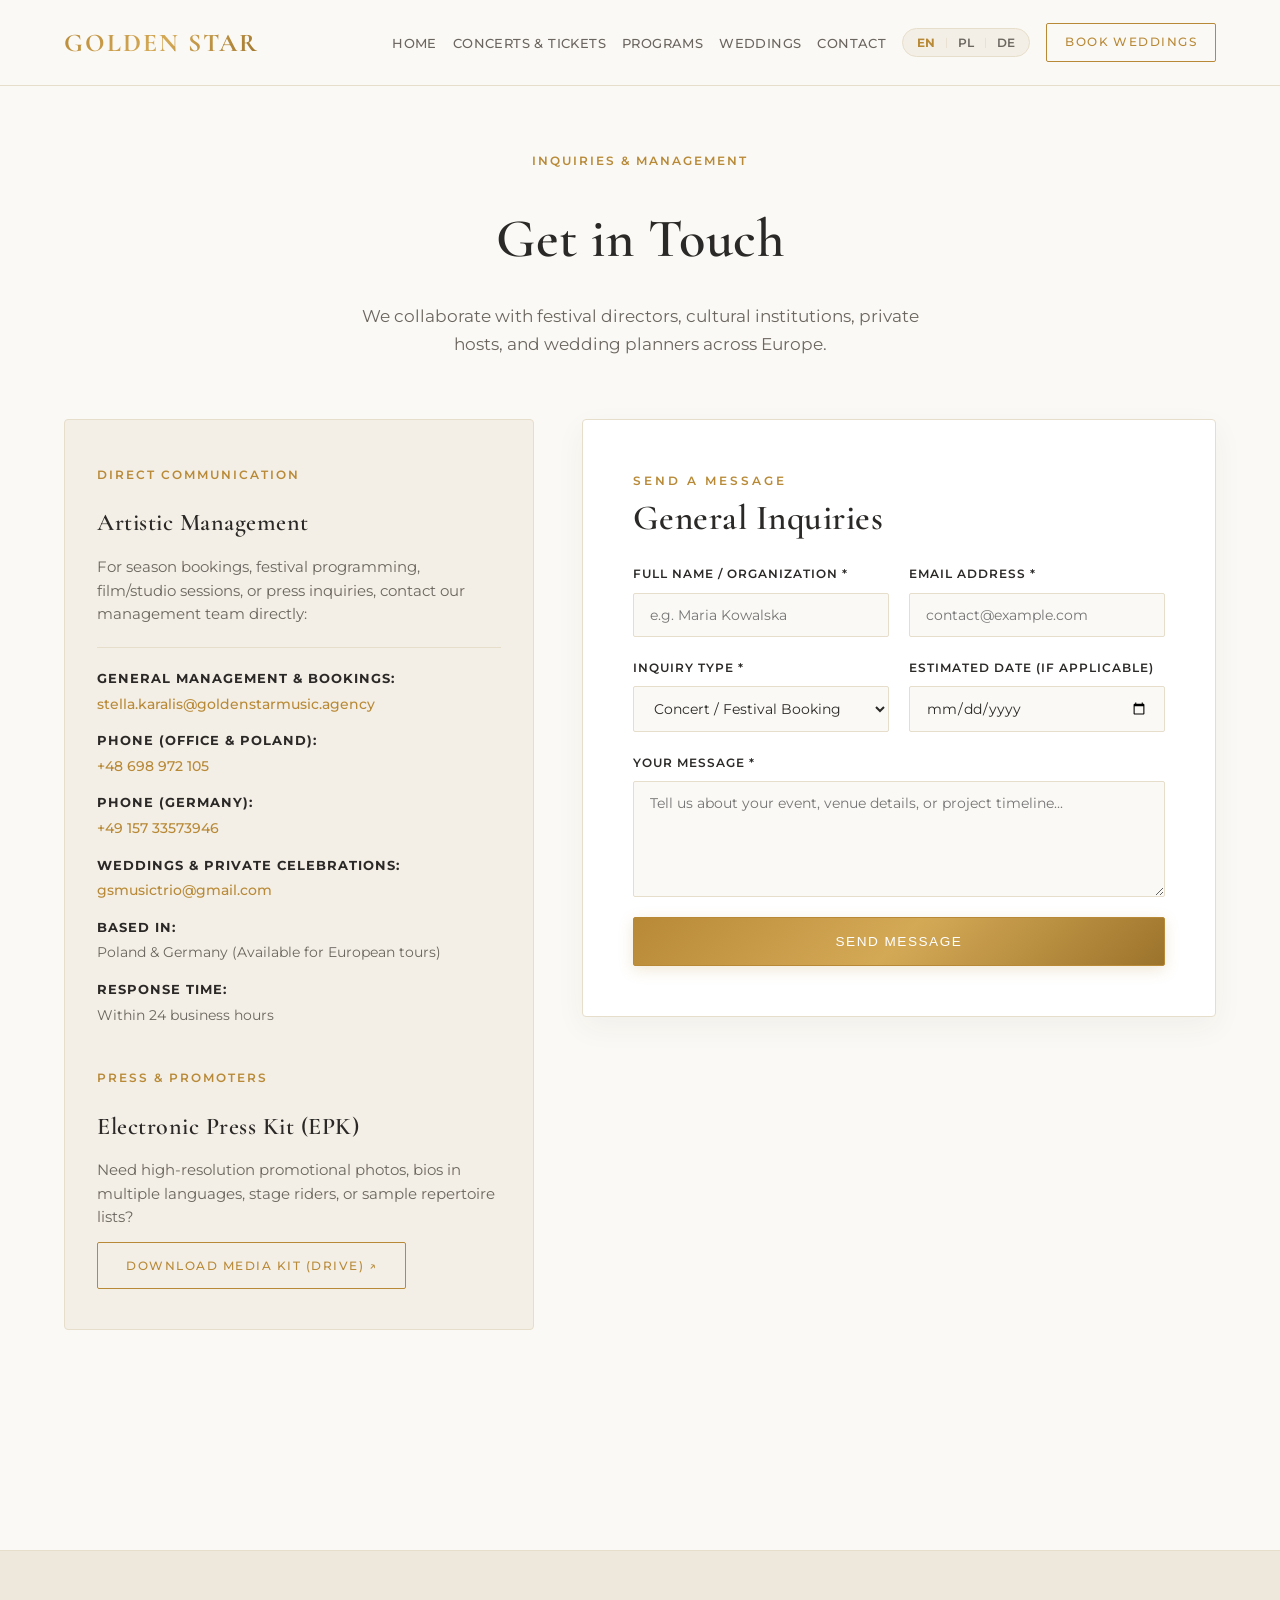
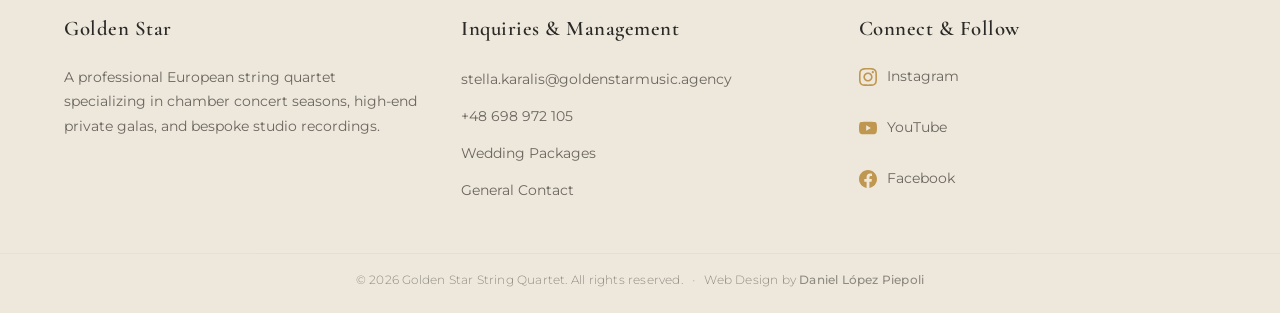
<file: contact.html>
<!DOCTYPE html>
<html lang="en">
<head>
  <meta charset="UTF-8">
  <meta name="viewport" content="width=device-width, initial-scale=1.0">
  <meta name="description" content="Get in touch with Golden Star String Quartet for bookings, concert seasons, studio recordings, and private gala inquiries.">
  <title>Contact & Management | Golden Star Quartet</title>

  <!-- Google Fonts -->
  <link rel="preconnect" href="https://fonts.googleapis.com">
  <link rel="preconnect" href="https://fonts.gstatic.com" crossorigin>
  <link href="https://fonts.googleapis.com/css2?family=Cormorant+Garamond:ital,wght@0,400;0,600;0,700;1,400&family=Montserrat:wght@300;400;500;600&display=swap" rel="stylesheet">

  <link rel="stylesheet" href="styles.css">
  <link rel="icon" type="image/jpeg" href="assets/favicon-goldenstar.jpg">
</head>
<body>

  <!-- HEADER UNIFICADO -->
  <header id="main-header">
    <div class="container header-inner">
      <a href="index.html" class="nav-brand">GOLDEN STAR</a>

      <button class="menu-toggle" id="menu-toggle" aria-label="Toggle navigation menu">
        <span></span>
        <span></span>
        <span></span>
      </button>

      <nav class="nav-container" id="nav-container">
        <ul class="nav-links">
          <li><a href="index.html" class="nav-link" data-i18n="nav_home">Home</a></li>
          <li><a href="tour-dates.html" class="nav-link" data-i18n="nav_concerts">Concerts & Tickets</a></li>
          <li><a href="programs.html" class="nav-link" data-i18n="nav_programs">Programs</a></li>
          <li><a href="weddings.html" class="nav-link" data-i18n="nav_weddings">Weddings</a></li>
          <li><a href="contact.html" class="nav-link" data-i18n="nav_contact">Contact</a></li>
        </ul>

        <!-- Language Selector -->
        <div class="lang-switch">
          <button class="lang-btn active" data-lang="en">EN</button>
          <span class="lang-divider">|</span>
          <button class="lang-btn" data-lang="pl">PL</button>
          <span class="lang-divider">|</span>
          <button class="lang-btn" data-lang="de">DE</button>
        </div>

        <a href="weddings.html#wedding-inquiry" class="btn btn-outline btn-nav" data-i18n="btn_book_weddings">Book Weddings</a>
      </nav>
    </div>
  </header>

  <!-- HERO SECTION -->
  <section class="tour-header-section">
    <div class="container">
      <span class="badge" data-i18n="contact_hero_badge">Inquiries & Management</span>
      <h1 data-i18n="contact_hero_title">Get in Touch</h1>
      <p class="tour-desc" data-i18n="contact_hero_desc">We collaborate with festival directors, cultural institutions, private hosts, and wedding planners across Europe.</p>
    </div>
  </section>

  <!-- MAIN CONTACT SECTION -->
  <main class="container" style="padding-bottom: 90px;">
    
    <div class="contact-layout-grid">
      
      <!-- Columna Izquierda: Información de Contacto Directo -->
      <div class="contact-info-panel">
        <div class="info-block">
          <span class="badge" data-i18n="contact_direct_badge">Direct Communication</span>
          <h3 data-i18n="contact_mgmt_title">Artistic Management</h3>
          <p data-i18n="contact_mgmt_desc">For season bookings, festival programming, film/studio sessions, or press inquiries, contact our management team directly:</p>
          
          <ul class="direct-contact-list">
            <li>
              <strong data-i18n="contact_lbl_mgmt">General Management & Bookings:</strong>
              <a href="mailto:stella.karalis@goldenstarmusic.agency">stella.karalis@goldenstarmusic.agency</a>
            </li>
            <li>
              <strong data-i18n="contact_lbl_phone_pl">Phone (Office & Poland):</strong>
              <a href="tel:+48698972105">+48 698 972 105</a>
            </li>
            <li>
              <strong data-i18n="contact_lbl_phone_de">Phone (Germany):</strong>
              <a href="tel:+4915733573946">+49 157 33573946</a>
            </li>
            <li>
              <strong data-i18n="contact_lbl_weddings">Weddings & Private Celebrations:</strong>
              <a href="mailto:gsmusictrio@gmail.com">gsmusictrio@gmail.com</a>
            </li>
            <li>
              <strong data-i18n="contact_lbl_based">Based in:</strong>
              <span data-i18n="contact_val_based">Poland & Germany (Available for European tours)</span>
            </li>
            <li>
              <strong data-i18n="contact_lbl_response">Response Time:</strong>
              <span data-i18n="contact_val_response">Within 24 business hours</span>
            </li>
          </ul>
        </div>

        <div class="info-block" style="margin-top: 36px;">
          <span class="badge" data-i18n="contact_epk_badge">Press & Promoters</span>
          <h3 data-i18n="contact_epk_title">Electronic Press Kit (EPK)</h3>
          <p data-i18n="contact_epk_desc">Need high-resolution promotional photos, bios in multiple languages, stage riders, or sample repertoire lists?</p>
          <a href="https://drive.google.com/drive/folders/1aBcDeFgHiJkLmNoPqRsTuVwXyZ_EXAMPLE?usp=sharing" target="_blank" rel="noopener noreferrer" class="btn btn-outline" style="margin-top: 12px;" data-i18n="contact_epk_btn">Download Media Kit (Drive) ↗</a>
        </div>
      </div>

      <!-- Columna Derecha: Formulario General Web3Forms -->
      <div class="inquiry-form-wrapper" style="box-shadow: 0 10px 30px rgba(60, 50, 35, 0.05);">
        <div class="section-title" style="text-align: left; margin-bottom: 24px;">
          <span data-i18n="contact_form_uptitle">Send a Message</span>
          <h2 style="font-size: 2.2rem;" data-i18n="contact_form_main_title">General Inquiries</h2>
        </div>

        <form class="wedding-form" id="generalContactForm" action="https://api.web3forms.com/submit" method="POST">
          <!-- Web3Forms Config -->
          <input type="hidden" name="access_key" value="edebfdf9-64c4-4ea9-8bc8-1970f5629860">
          <input type="hidden" name="subject" value="General Inquiry - Golden Star Quartet">
          <input type="hidden" name="from_name" value="Golden Star Website">
          <input type="checkbox" name="botcheck" style="display: none;">

          <div class="form-row">
            <div class="form-group">
              <label for="senderName" data-i18n="contact_lbl_name">Full Name / Organization *</label>
              <input type="text" id="senderName" name="name" placeholder="e.g. Maria Kowalska" data-i18n-placeholder="contact_ph_name" required>
            </div>
            <div class="form-group">
              <label for="senderEmail" data-i18n="contact_lbl_email">Email Address *</label>
              <input type="email" id="senderEmail" name="email" placeholder="contact@example.com" data-i18n-placeholder="contact_ph_email" required>
            </div>
          </div>

          <div class="form-row">
            <div class="form-group">
              <label for="inquiryType" data-i18n="contact_lbl_type">Inquiry Type *</label>
              <select id="inquiryType" name="type" required>
                <option value="Concert / Festival Booking" data-i18n="contact_opt_booking">Concert / Festival Booking</option>
                <option value="Private Gala / Corporate Event" data-i18n="contact_opt_gala">Private Gala / Corporate Event</option>
                <option value="Studio / Film Recording" data-i18n="contact_opt_studio">Studio / Film Recording</option>
                <option value="Press / Media Request" data-i18n="contact_opt_press">Press / Media Request</option>
                <option value="Other" data-i18n="contact_opt_other">Other Question</option>
              </select>
            </div>
            <div class="form-group">
              <label for="eventDate" data-i18n="contact_lbl_date">Estimated Date (If applicable)</label>
              <input type="date" id="eventDate" name="date">
            </div>
          </div>

          <div class="form-group">
            <label for="contactMessage" data-i18n="contact_lbl_message">Your Message *</label>
            <textarea id="contactMessage" name="message" rows="5" placeholder="Tell us about your event, venue details, or project timeline..." data-i18n-placeholder="contact_ph_message" required></textarea>
          </div>

          <button type="submit" id="contactSubmitBtn" class="btn btn-gold btn-full" style="padding: 16px; font-size: 0.85rem;" data-i18n="contact_btn_submit">Send Message</button>
          
          <div id="contactFormResult" style="margin-top: 18px; text-align: center; font-size: 0.9rem; display: none;"></div>
        </form>
      </div>

    </div>

  </main>

  <!-- FOOTER -->
  <footer id="contact">
    <div class="container footer-content">
      <div class="footer-col">
        <h4>Golden Star</h4>
        <p data-i18n="footer_tagline">A professional European string quartet specializing in chamber concert seasons, high-end private galas, and bespoke studio recordings.</p>
      </div>
      <div class="footer-col">
        <h4 data-i18n="footer_inquiries_title">Inquiries & Management</h4>
        <ul>
          <li><a href="mailto:stella.karalis@goldenstarmusic.agency">stella.karalis@goldenstarmusic.agency</a></li>
          <li><a href="tel:+48698972105">+48 698 972 105</a></li>
          <li><a href="weddings.html" data-i18n="footer_link_packages">Wedding Packages</a></li>
          <li><a href="contact.html" data-i18n="footer_link_contact">General Contact</a></li>
        </ul>
      </div>
      <div class="footer-col">
        <h4 data-i18n="footer_connect_title">Connect & Follow</h4>
        <ul class="social-links-list">
          <li>
            <a href="https://www.instagram.com/golden.star.quartet?igsh=MTdlNHd3OGw3M2x0dw==" target="_blank" rel="noopener noreferrer" class="social-link-item">
              <svg class="social-icon" viewBox="0 0 24 24" width="18" height="18" fill="currentColor"><path d="M12 2.163c3.204 0 3.584.012 4.85.07 3.252.148 4.771 1.691 4.919 4.919.058 1.265.069 1.645.069 4.849 0 3.205-.012 3.584-.069 4.849-.149 3.225-1.664 4.771-4.919 4.919-1.266.058-1.644.07-4.85.07-3.204 0-3.584-.012-4.849-.07-3.26-.149-4.771-1.699-4.919-4.92-.058-1.265-.07-1.644-.07-4.849 0-3.204.013-3.583.07-4.849.149-3.227 1.664-4.771 4.919-4.919 1.266-.057 1.645-.069 4.849-.069zm0-2.163c-3.259 0-3.667.014-4.947.072-4.358.2-6.78 2.618-6.98 6.98-.059 1.281-.073 1.689-.073 4.948 0 3.259.014 3.668.072 4.948.2 4.358 2.618 6.78 6.98 6.98 1.281.058 1.689.072 4.948.072 3.259 0 3.668-.014 4.948-.072 4.354-.2 6.782-2.618 6.979-6.98.059-1.28.073-1.689.073-4.948 0-3.259-.014-3.667-.072-4.947-.196-4.354-2.617-6.78-6.979-6.98-1.281-.059-1.69-.073-4.949-.073zm0 5.838c-3.403 0-6.162 2.759-6.162 6.162s2.759 6.163 6.162 6.163 6.162-2.759 6.162-6.163c0-3.403-2.759-6.162-6.162-6.162zm0 10.162c-2.209 0-4-1.79-4-4 0-2.209 1.791-4 4-4s4 1.791 4 4c0 2.21-1.791 4-4 4zm6.406-11.845c-.796 0-1.441.645-1.441 1.44s.645 1.44 1.441 1.44c.795 0 1.439-.645 1.439-1.44s-.644-1.44-1.439-1.44z"/></svg>
              <span>Instagram</span>
            </a>
          </li>
          <li>
            <a href="https://youtube.com/@goldenstarmusic9558?si=VsHqpjnXFXoA_g_7" target="_blank" rel="noopener noreferrer" class="social-link-item">
              <svg class="social-icon" viewBox="0 0 24 24" width="18" height="18" fill="currentColor"><path d="M23.498 6.186a3.016 3.016 0 0 0-2.122-2.136C19.505 3.545 12 3.545 12 3.545s-7.505 0-9.377.505A3.017 3.017 0 0 0 .502 6.186C0 8.07 0 12 0 12s0 3.93.502 5.814a3.016 3.016 0 0 0 2.122 2.136c1.871.505 9.376.505 9.376.505s7.505 0 9.377-.505a3.015 3.015 0 0 0 2.122-2.136C24 15.93 24 12 24 12s0-3.93-.502-5.814zM9.545 15.568V8.432L15.818 12l-6.273 3.568z"/></svg>
              <span>YouTube</span>
            </a>
          </li>
          <li>
            <a href="https://www.facebook.com/Golden.Star.Music.Poland/" target="_blank" rel="noopener noreferrer" class="social-link-item">
              <svg class="social-icon" viewBox="0 0 24 24" width="18" height="18" fill="currentColor"><path d="M24 12.073c0-6.627-5.373-12-12-12s-12 5.373-12 12c0 5.99 4.388 10.954 10.125 11.854v-8.385H7.078v-3.47h3.047V9.43c0-3.007 1.792-4.669 4.533-4.669 1.312 0 2.686.235 2.686.235v2.953H15.83c-1.491 0-1.956.925-1.956 1.874v2.25h3.328l-.532 3.47h-2.796v8.385C19.612 23.027 24 18.062 24 12.073z"/></svg>
              <span>Facebook</span>
            </a>
          </li>
        </ul>
      </div>
    </div>
    <div class="footer-bottom">
      <span data-i18n="footer_rights">© 2026 Golden Star String Quartet. All rights reserved.</span>
      <span class="footer-separator">•</span>
      <span><span data-i18n="footer_design_by">Web Design by</span> <a href="https://github.com/danielopezpiepoli" target="_blank" rel="noopener noreferrer" class="designer-name">Daniel López Piepoli</a></span>
    </div>
  </footer>

  <script src="script.js"></script>
</body>
</html>
</file>
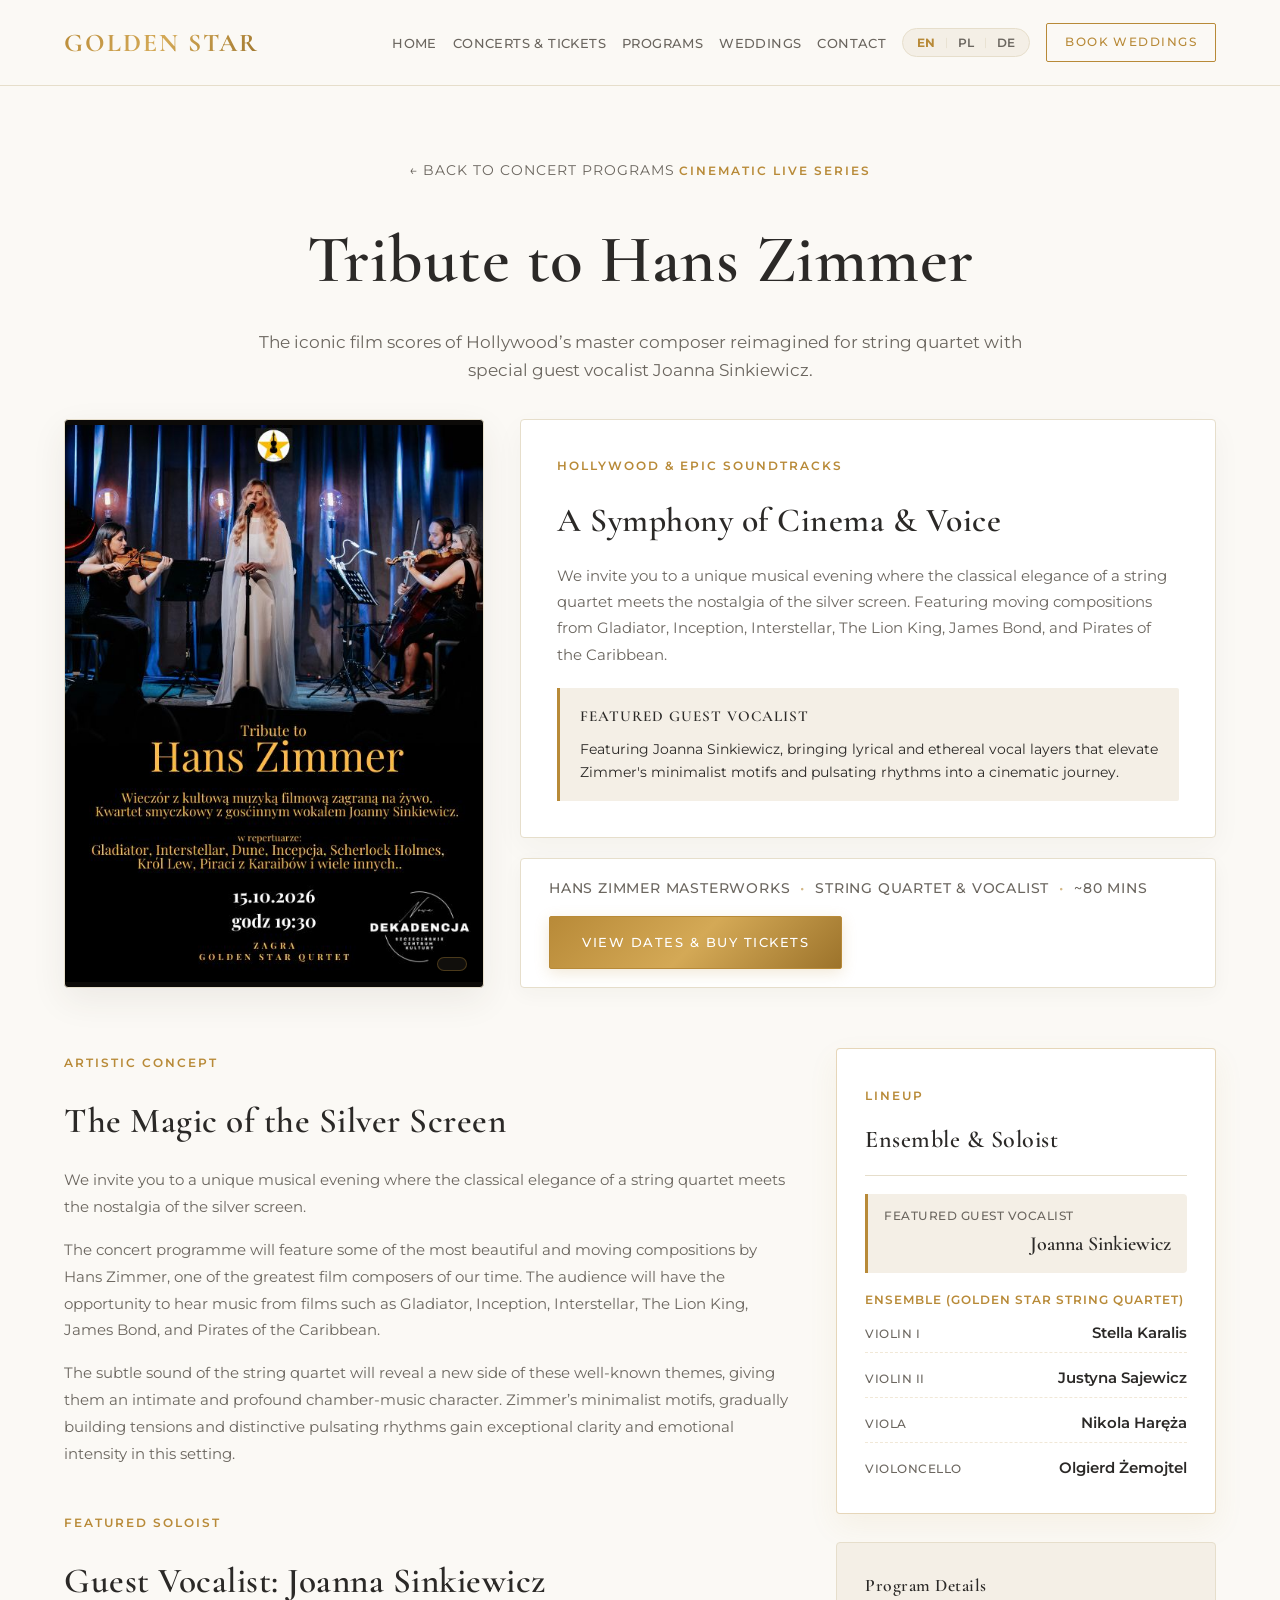
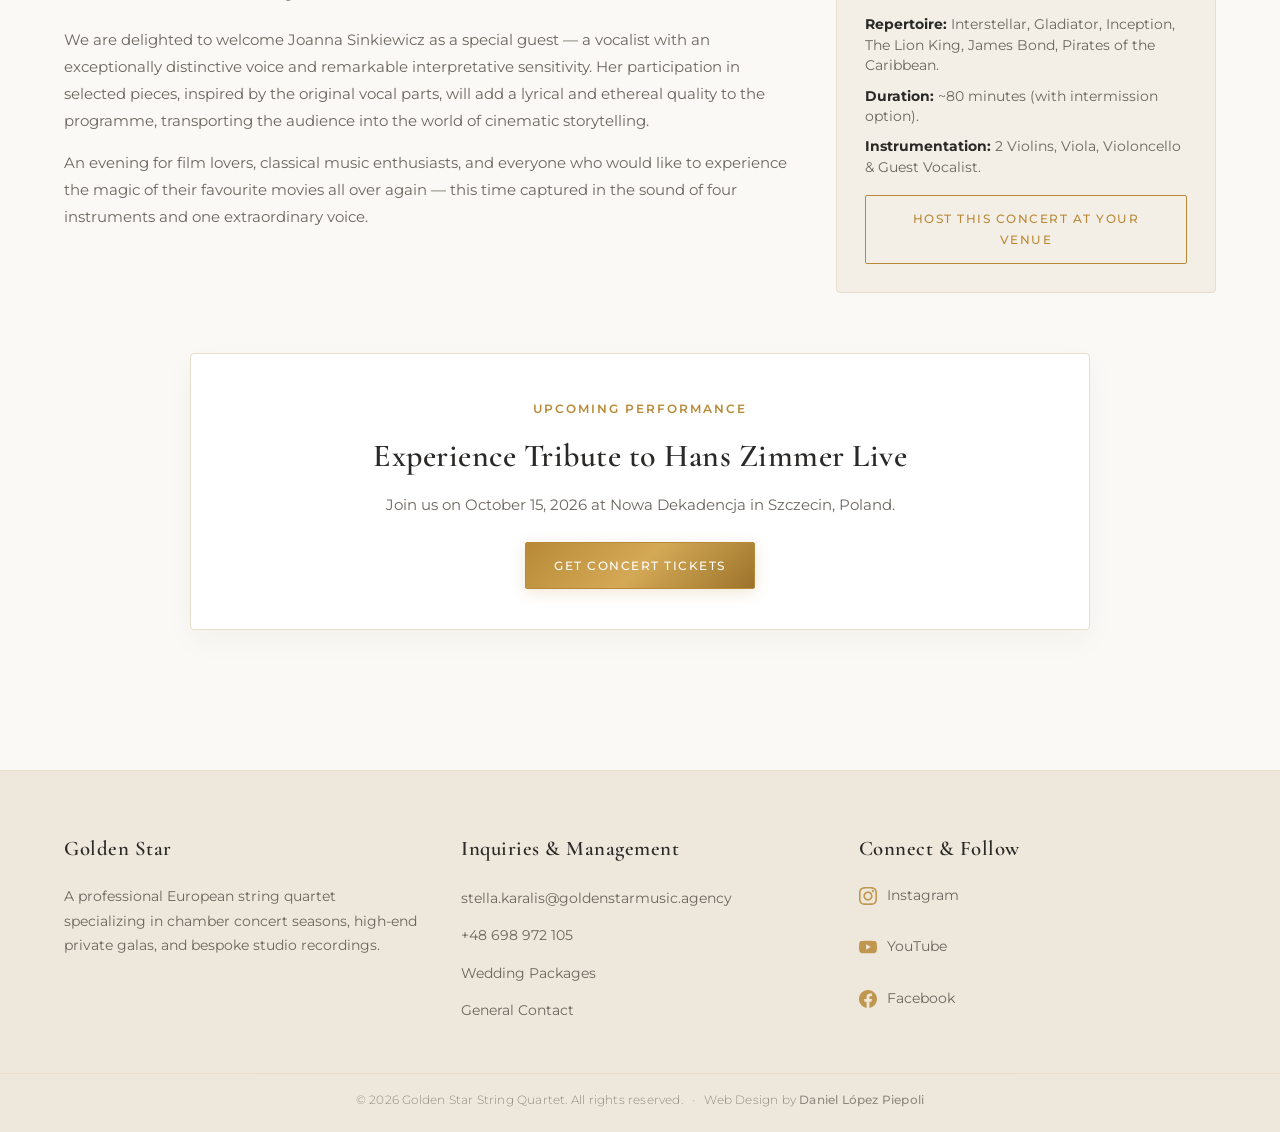
<file: hans-zimmer.html>
<!DOCTYPE html>
<html lang="en">
<head>
  <meta charset="UTF-8">
  <meta name="viewport" content="width=device-width, initial-scale=1.0">
  <meta name="description" content="Tribute to Hans Zimmer - Live string quartet concert featuring special guest vocalist Joanna Sinkiewicz.">
  <title>Tribute to Hans Zimmer | Golden Star Quartet</title>

  <link rel="preconnect" href="https://fonts.googleapis.com">
  <link rel="preconnect" href="https://fonts.gstatic.com" crossorigin>
  <link href="https://fonts.googleapis.com/css2?family=Cormorant+Garamond:ital,wght@0,400;0,600;0,700;1,400&family=Montserrat:wght@300;400;500;600&display=swap" rel="stylesheet">
  <link rel="stylesheet" href="styles.css">
  <link rel="icon" type="image/jpeg" href="assets/favicon-goldenstar.jpg">
</head>
<body>

  <!-- HEADER -->
  <header id="main-header">
    <div class="container header-inner">
      <a href="index.html" class="nav-brand">GOLDEN STAR</a>
      <button class="menu-toggle" id="menu-toggle" aria-label="Toggle navigation menu">
        <span></span><span></span><span></span>
      </button>
      <nav class="nav-container" id="nav-container">
        <ul class="nav-links">
          <li><a href="index.html" class="nav-link" data-i18n="nav_home">Home</a></li>
          <li><a href="tour-dates.html" class="nav-link" data-i18n="nav_concerts">Concerts & Tickets</a></li>
          <li><a href="programs.html" class="nav-link" data-i18n="nav_programs">Programs</a></li>
          <li><a href="weddings.html" class="nav-link" data-i18n="nav_weddings">Weddings</a></li>
          <li><a href="contact.html" class="nav-link" data-i18n="nav_contact">Contact</a></li>
        </ul>

        <!-- Language Selector -->
        <div class="lang-switch">
          <button class="lang-btn active" data-lang="en">EN</button>
          <span class="lang-divider">|</span>
          <button class="lang-btn" data-lang="pl">PL</button>
          <span class="lang-divider">|</span>
          <button class="lang-btn" data-lang="de">DE</button>
        </div>

        <a href="weddings.html#wedding-inquiry" class="btn btn-outline btn-nav" data-i18n="btn_book_weddings">Book Weddings</a>
      </nav>
    </div>
  </header>

  <!-- PRODUCTION HERO TITLE -->
  <section class="tour-header-section" style="padding-bottom: 24px;">
    <div class="container">
      <a href="programs.html" class="back-link" data-i18n="hz_back_link">← Back to Concert Programs</a>
      <span class="badge" style="margin-top: 15px; display: inline-block;" data-i18n="hz_hero_badge">Cinematic Live Series</span>
      <h1 style="font-size: clamp(2.4rem, 5.5vw, 4.2rem); margin: 12px 0 10px 0;" data-i18n="hz_hero_title">Tribute to Hans Zimmer</h1>
      <p class="tour-desc" style="max-width: 820px;" data-i18n="hz_hero_desc">The iconic film scores of Hollywood’s master composer reimagined for string quartet with special guest vocalist <strong>Joanna Sinkiewicz</strong>.</p>
    </div>
  </section>

  <!-- MAIN DOSSIER LAYOUT -->
  <main class="container" style="padding-bottom: 80px;">

    <!-- SINGLE PRODUCTION HERO (PÓSTER VERTICAL + CARD LATERAL) -->
    <section class="single-production-hero">
      
      <!-- Columna Izquierda: Póster Vertical -->
      <div class="single-poster-frame" id="mainPosterTrigger" title="Click to expand poster">
        <img src="assets/hans-zimmer-poster.jpg" onerror="this.src='https://images.unsplash.com/photo-1514525253161-7a46d19cd819?auto=format&fit=crop&w=700&q=80'" alt="Tribute to Hans Zimmer Concert Poster" class="lightbox-trigger" data-type="image" data-src="assets/hans-zimmer-poster.jpg">
        <div class="media-hover-overlay">
          <!--<span data-i18n="lightbox_expand">🔍 Click to Expand</span>-->
        </div>
      </div>

      <!-- Columna Derecha: Información y Botón -->
      <div class="single-info-column">
        <div class="single-info-card">
          <span class="badge" data-i18n="hz_card_badge">Hollywood & Epic Soundtracks</span>
          <h2 data-i18n="hz_card_title">A Symphony of Cinema & Voice</h2>
          <p data-i18n="hz_card_desc">
            We invite you to a unique musical evening where the classical elegance of a string quartet meets the nostalgia of the silver screen. Featuring moving compositions from <em>Gladiator, Inception, Interstellar, The Lion King, James Bond</em>, and <em>Pirates of the Caribbean</em>.
          </p>
          <div class="program-highlights-box" style="margin-bottom: 0;">
            <h4 data-i18n="hz_guest_title">Featured Guest Vocalist</h4>
            <p style="font-size: 0.88rem; color: var(--text-main); margin-bottom: 0;" data-i18n="hz_guest_desc">
              Featuring <strong>Joanna Sinkiewicz</strong>, bringing lyrical and ethereal vocal layers that elevate Zimmer's minimalist motifs and pulsating rhythms into a cinematic journey.
            </p>
          </div>
        </div>

        <div class="nosferatu-quick-bar">
          <div class="quick-meta">
            <span class="meta-tag" data-i18n="hz_meta_masterworks">Hans Zimmer Masterworks</span>
            <span class="meta-separator">•</span>
            <span class="meta-tag" data-i18n="hz_meta_quartet_vocal">String Quartet & Vocalist</span>
            <span class="meta-separator">•</span>
            <span class="meta-tag" data-i18n="hz_meta_runtime">~80 Mins</span>
          </div>
          <a href="tour-dates.html?tour=soundtracks" class="btn btn-gold btn-action-large" data-i18n="hz_btn_dates_tickets">View Dates & Buy Tickets</a>
        </div>
      </div>

    </section>

    <!-- ESSAY & CAST SECTION -->
    <div class="nosferatu-essay-layout">
      
      <article class="nosferatu-text-col">
        <section class="essay-block">
          <span class="badge" data-i18n="hz_essay_badge1">Artistic Concept</span>
          <h2 data-i18n="hz_essay_title1">The Magic of the Silver Screen</h2>
          <p data-i18n="hz_p1">
            We invite you to a unique musical evening where the classical elegance of a string quartet meets the nostalgia of the silver screen.
          </p>
          <p data-i18n="hz_p2">
            The concert programme will feature some of the most beautiful and moving compositions by Hans Zimmer, one of the greatest film composers of our time. The audience will have the opportunity to hear music from films such as Gladiator, Inception, Interstellar, The Lion King, James Bond, and Pirates of the Caribbean.
          </p>
          <p data-i18n="hz_p3">
            The subtle sound of the string quartet will reveal a new side of these well-known themes, giving them an intimate and profound chamber-music character. Zimmer’s minimalist motifs, gradually building tensions and distinctive pulsating rhythms gain exceptional clarity and emotional intensity in this setting.
          </p>
        </section>

        <section class="essay-block" style="margin-top: 40px;">
          <span class="badge" data-i18n="hz_essay_badge2">Featured Soloist</span>
          <h2 data-i18n="hz_essay_title2">Guest Vocalist: Joanna Sinkiewicz</h2>
          <p data-i18n="hz_p4">
            We are delighted to welcome Joanna Sinkiewicz as a special guest — a vocalist with an exceptionally distinctive voice and remarkable interpretative sensitivity. Her participation in selected pieces, inspired by the original vocal parts, will add a lyrical and ethereal quality to the programme, transporting the audience into the world of cinematic storytelling.
          </p>
          <p data-i18n="hz_p5">
            An evening for film lovers, classical music enthusiasts, and everyone who would like to experience the magic of their favourite movies all over again — this time captured in the sound of four instruments and one extraordinary voice.
          </p>
        </section>
      </article>

      <aside class="nosferatu-sidebar-col">
        
        <div class="cast-roster-box">
          <div class="cast-header">
            <span class="badge" data-i18n="hz_cast_badge">Lineup</span>
            <h3 data-i18n="hz_cast_title">Ensemble & Soloist</h3>
          </div>

          <div class="conductor-highlight">
            <span class="cast-instrument" data-i18n="hz_role_vocalist">Featured Guest Vocalist</span>
            <span class="cast-name conductor-name">Joanna Sinkiewicz</span>
          </div>

          <div class="ensemble-divider" data-i18n="hz_ensemble_tag">Ensemble (Golden Star String Quartet)</div>

          <ul class="cast-list">
            <li><span class="cast-instrument" data-i18n="mj_inst_vln1">Violin I</span><span class="cast-name">Stella Karalis</span></li>
            <li><span class="cast-instrument" data-i18n="mj_inst_vln2">Violin II</span><span class="cast-name">Justyna Sajewicz</span></li>
            <li><span class="cast-instrument" data-i18n="mj_inst_vla">Viola</span><span class="cast-name">Nikola Haręża</span></li>
            <li><span class="cast-instrument" data-i18n="mj_inst_vc">Violoncello</span><span class="cast-name">Olgierd Żemojtel</span></li>
          </ul>
        </div>

        <div class="production-specs-card">
          <h4 data-i18n="hz_specs_title">Program Details</h4>
          <ul class="specs-list">
            <li><strong data-i18n="hz_spec_lbl_rep">Repertoire:</strong> <span data-i18n="hz_spec_val_rep">Interstellar, Gladiator, Inception, The Lion King, James Bond, Pirates of the Caribbean.</span></li>
            <li><strong data-i18n="mj_spec_lbl_dur">Duration:</strong> <span data-i18n="hz_spec_val_dur">~80 minutes (with intermission option).</span></li>
            <li><strong data-i18n="hz_spec_lbl_inst">Instrumentation:</strong> <span data-i18n="hz_spec_val_inst">2 Violins, Viola, Violoncello & Guest Vocalist.</span></li>
          </ul>
          <a href="contact.html" class="btn btn-outline btn-full" style="margin-top: 18px;" data-i18n="hz_specs_btn_host">Host This Concert at Your Venue</a>
        </div>

      </aside>

    </div>

    <!-- BANNER FINAL -->
    <section class="cta-banner-box" style="margin-top: 60px;">
      <span class="badge" data-i18n="hz_cta_badge">Upcoming Performance</span>
      <h2 data-i18n="hz_cta_title">Experience Tribute to Hans Zimmer Live</h2>
      <p data-i18n="hz_cta_desc">Join us on <strong>October 15, 2026</strong> at Nowa Dekadencja in Szczecin, Poland.</p>
      <a href="tour-dates.html?tour=soundtracks" class="btn btn-gold" data-i18n="mj_btn_get_tickets">Get Concert Tickets</a>
    </section>

  </main>

  <!-- ================= LIGHTBOX MODAL (PANTALLA COMPLETA) ================= -->
  <div class="lightbox-modal" id="lightboxModal" aria-hidden="true">
    <div class="lightbox-backdrop" id="lightboxBackdrop"></div>
    
    <div class="lightbox-dialog">
      <button class="lightbox-close-btn" id="lightboxCloseBtn" aria-label="Close fullscreen view">✕</button>
      <button class="lightbox-nav-btn lightbox-prev-btn" id="lightboxPrevBtn" aria-label="Previous image">❮</button>
      <button class="lightbox-nav-btn lightbox-next-btn" id="lightboxNextBtn" aria-label="Next image">❯</button>

      <div class="lightbox-content" id="lightboxContent">
        <!-- Contenido inyectado dinámicamente -->
      </div>

      <div class="lightbox-caption-bar" id="lightboxCaptionBar">
        <span id="lightboxCounter">1 / 1</span>
        <span id="lightboxTitle">Concert Production Artwork</span>
      </div>
    </div>
  </div>


  <!-- FOOTER -->
  <footer id="contact">
    <div class="container footer-content">
      <div class="footer-col">
        <h4>Golden Star</h4>
        <p data-i18n="footer_tagline">A professional European string quartet specializing in chamber concert seasons, high-end private galas, and bespoke studio recordings.</p>
      </div>
      <div class="footer-col">
        <h4 data-i18n="footer_inquiries_title">Inquiries & Management</h4>
        <ul>
          <li><a href="mailto:stella.karalis@goldenstarmusic.agency">stella.karalis@goldenstarmusic.agency</a></li>
          <li><a href="tel:+48698972105">+48 698 972 105</a></li>
          <li><a href="weddings.html" data-i18n="footer_link_packages">Wedding Packages</a></li>
          <li><a href="contact.html" data-i18n="footer_link_contact">General Contact</a></li>
        </ul>
      </div>
      <div class="footer-col">
        <h4 data-i18n="footer_connect_title">Connect & Follow</h4>
        <ul class="social-links-list">
          <li>
            <a href="https://www.instagram.com/golden.star.quartet?igsh=MTdlNHd3OGw3M2x0dw==" target="_blank" rel="noopener noreferrer" class="social-link-item">
              <svg class="social-icon" viewBox="0 0 24 24" width="18" height="18" fill="currentColor"><path d="M12 2.163c3.204 0 3.584.012 4.85.07 3.252.148 4.771 1.691 4.919 4.919.058 1.265.069 1.645.069 4.849 0 3.205-.012 3.584-.069 4.849-.149 3.225-1.664 4.771-4.919 4.919-1.266.058-1.644.07-4.85.07-3.204 0-3.584-.012-4.849-.07-3.26-.149-4.771-1.699-4.919-4.92-.058-1.265-.07-1.644-.07-4.849 0-3.204.013-3.583.07-4.849.149-3.227 1.664-4.771 4.919-4.919 1.266-.057 1.645-.069 4.849-.069zm0-2.163c-3.259 0-3.667.014-4.947.072-4.358.2-6.78 2.618-6.98 6.98-.059 1.281-.073 1.689-.073 4.948 0 3.259.014 3.668.072 4.948.2 4.358 2.618 6.78 6.98 6.98 1.281.058 1.689.072 4.948.072 3.259 0 3.668-.014 4.948-.072 4.354-.2 6.782-2.618 6.979-6.98.059-1.28.073-1.689.073-4.948 0-3.259-.014-3.667-.072-4.947-.196-4.354-2.617-6.78-6.979-6.98-1.281-.059-1.69-.073-4.949-.073zm0 5.838c-3.403 0-6.162 2.759-6.162 6.162s2.759 6.163 6.162 6.163 6.162-2.759 6.162-6.163c0-3.403-2.759-6.162-6.162-6.162zm0 10.162c-2.209 0-4-1.79-4-4 0-2.209 1.791-4 4-4s4 1.791 4 4c0 2.21-1.791 4-4 4zm6.406-11.845c-.796 0-1.441.645-1.441 1.44s.645 1.44 1.441 1.44c.795 0 1.439-.645 1.439-1.44s-.644-1.44-1.439-1.44z"/></svg>
              <span>Instagram</span>
            </a>
          </li>
          <li>
            <a href="https://youtube.com/@goldenstarmusic9558?si=VsHqpjnXFXoA_g_7" target="_blank" rel="noopener noreferrer" class="social-link-item">
              <svg class="social-icon" viewBox="0 0 24 24" width="18" height="18" fill="currentColor"><path d="M23.498 6.186a3.016 3.016 0 0 0-2.122-2.136C19.505 3.545 12 3.545 12 3.545s-7.505 0-9.377.505A3.017 3.017 0 0 0 .502 6.186C0 8.07 0 12 0 12s0 3.93.502 5.814a3.016 3.016 0 0 0 2.122 2.136c1.871.505 9.376.505 9.376.505s7.505 0 9.377-.505a3.015 3.015 0 0 0 2.122-2.136C24 15.93 24 12 24 12s0-3.93-.502-5.814zM9.545 15.568V8.432L15.818 12l-6.273 3.568z"/></svg>
              <span>YouTube</span>
            </a>
          </li>
          <li>
            <a href="https://www.facebook.com/Golden.Star.Music.Poland/" target="_blank" rel="noopener noreferrer" class="social-link-item">
              <svg class="social-icon" viewBox="0 0 24 24" width="18" height="18" fill="currentColor"><path d="M24 12.073c0-6.627-5.373-12-12-12s-12 5.373-12 12c0 5.99 4.388 10.954 10.125 11.854v-8.385H7.078v-3.47h3.047V9.43c0-3.007 1.792-4.669 4.533-4.669 1.312 0 2.686.235 2.686.235v2.953H15.83c-1.491 0-1.956.925-1.956 1.874v2.25h3.328l-.532 3.47h-2.796v8.385C19.612 23.027 24 18.062 24 12.073z"/></svg>
              <span>Facebook</span>
            </a>
          </li>
        </ul>
      </div>
    </div>
    <div class="footer-bottom">
      <span data-i18n="footer_rights">© 2026 Golden Star String Quartet. All rights reserved.</span>
      <span class="footer-separator">•</span>
      <span><span data-i18n="footer_design_by">Web Design by</span> <a href="https://github.com/danielopezpiepoli" target="_blank" rel="noopener noreferrer" class="designer-name">Daniel López Piepoli</a></span>
    </div>
  </footer>

  <script src="script.js"></script>
</body>
</html>
</file>
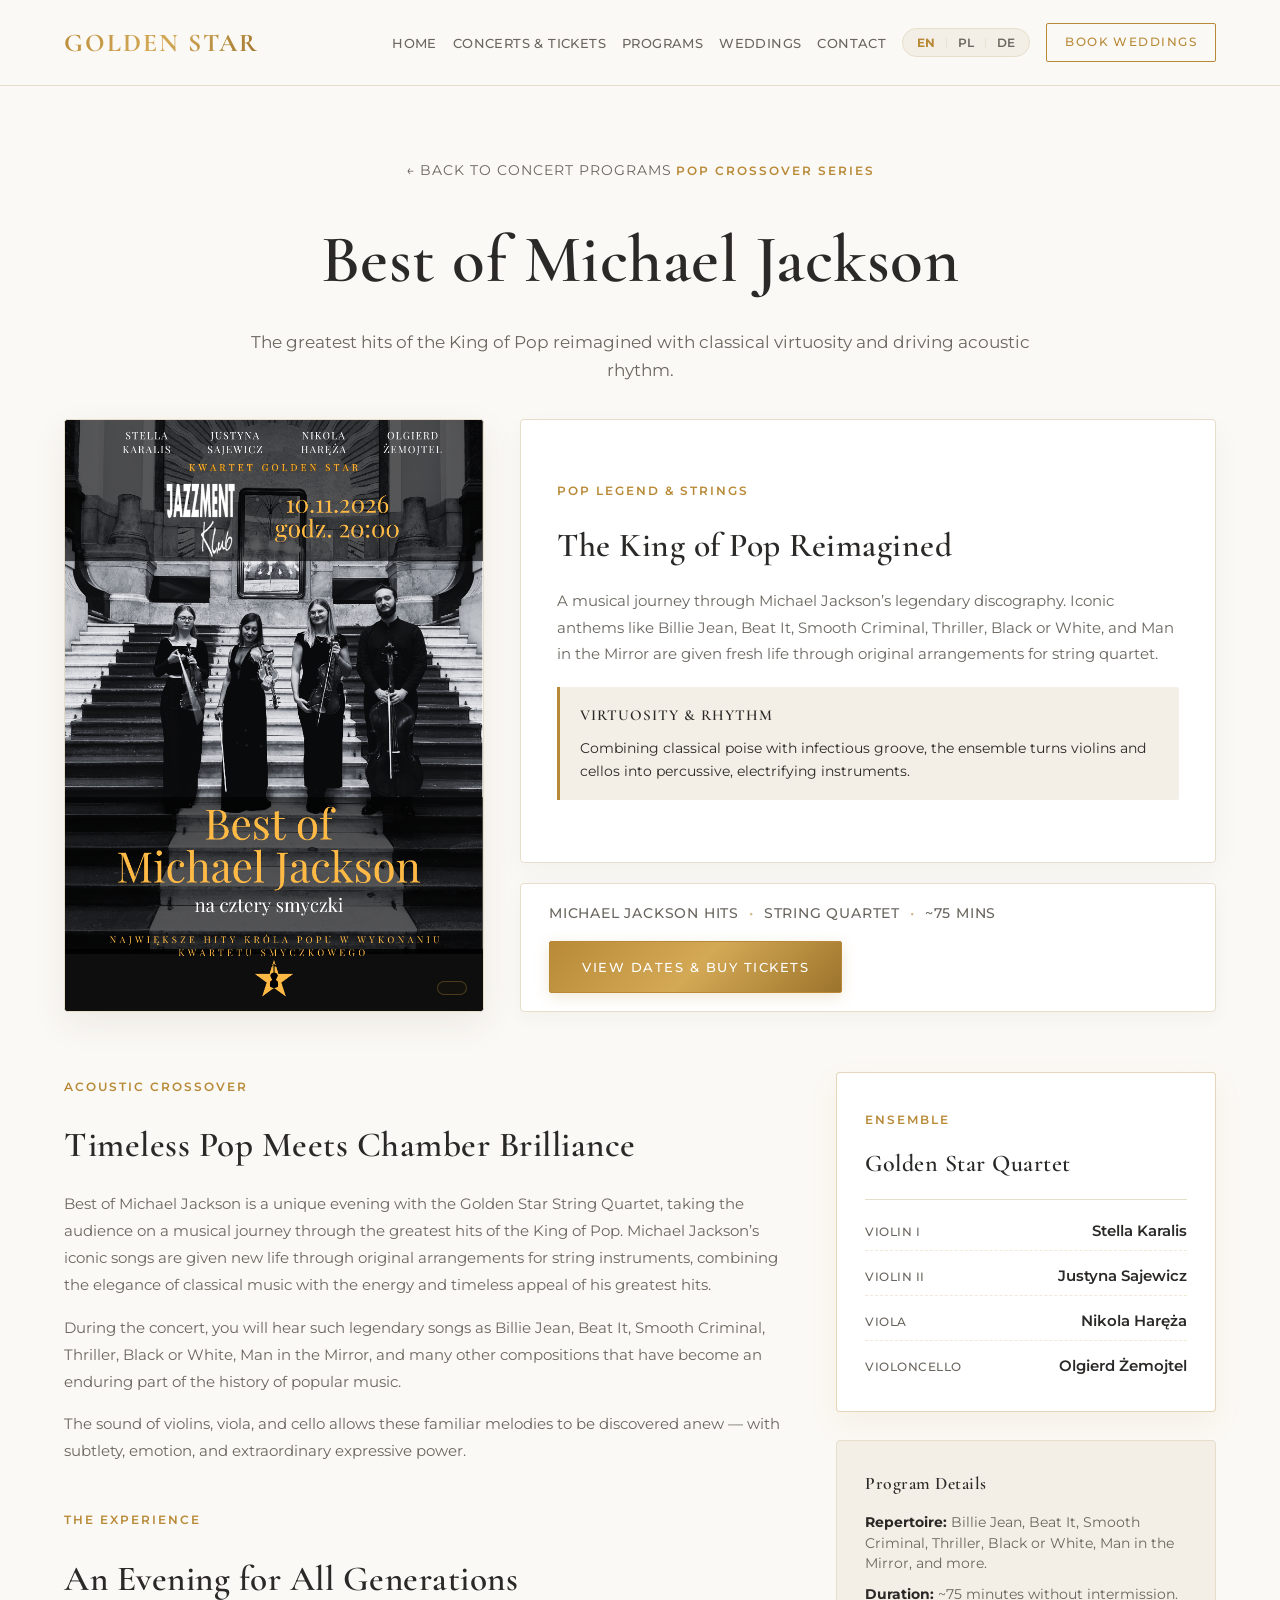
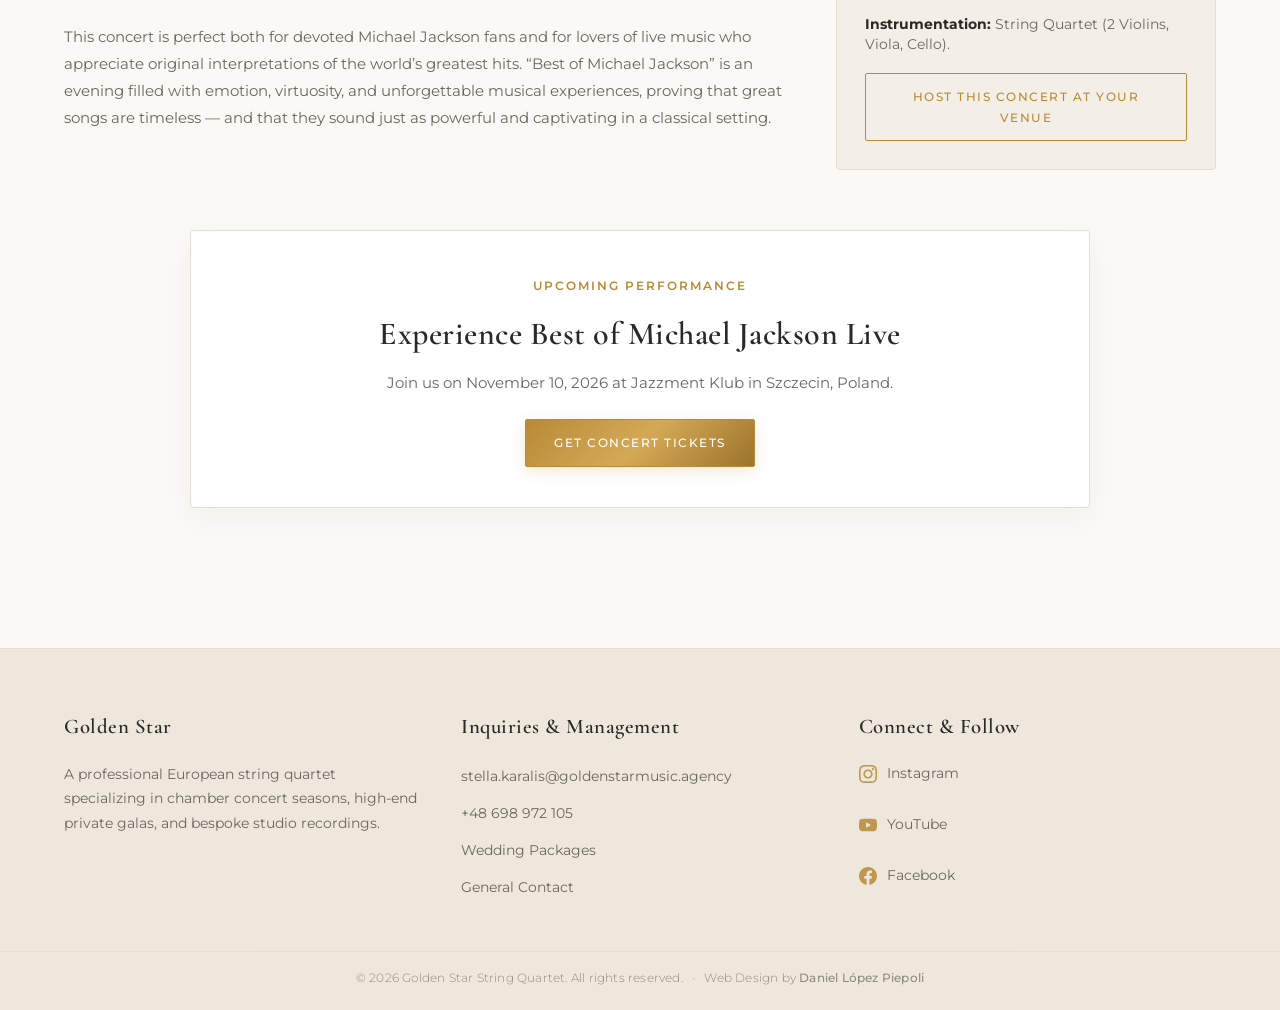
<file: michael-jackson.html>
<!DOCTYPE html>
<html lang="en">
<head>
  <meta charset="UTF-8">
  <meta name="viewport" content="width=device-width, initial-scale=1.0">
  <meta name="description" content="Best of Michael Jackson - Original pop string arrangements by Golden Star String Quartet.">
  <title>Best of Michael Jackson | Golden Star Quartet</title>

  <link rel="preconnect" href="https://fonts.googleapis.com">
  <link rel="preconnect" href="https://fonts.gstatic.com" crossorigin>
  <link href="https://fonts.googleapis.com/css2?family=Cormorant+Garamond:ital,wght@0,400;0,600;0,700;1,400&family=Montserrat:wght@300;400;500;600&display=swap" rel="stylesheet">
  <link rel="stylesheet" href="styles.css">
  <link rel="icon" type="image/jpeg" href="assets/favicon-goldenstar.jpg">
</head>
<body>

  <!-- HEADER -->
  <header id="main-header">
    <div class="container header-inner">
      <a href="index.html" class="nav-brand">GOLDEN STAR</a>
      <button class="menu-toggle" id="menu-toggle" aria-label="Toggle navigation menu">
        <span></span><span></span><span></span>
      </button>
      <nav class="nav-container" id="nav-container">
        <ul class="nav-links">
          <li><a href="index.html" class="nav-link" data-i18n="nav_home">Home</a></li>
          <li><a href="tour-dates.html" class="nav-link" data-i18n="nav_concerts">Concerts & Tickets</a></li>
          <li><a href="programs.html" class="nav-link" data-i18n="nav_programs">Programs</a></li>
          <li><a href="weddings.html" class="nav-link" data-i18n="nav_weddings">Weddings</a></li>
          <li><a href="contact.html" class="nav-link" data-i18n="nav_contact">Contact</a></li>
        </ul>

        <!-- Language Selector -->
        <div class="lang-switch">
          <button class="lang-btn active" data-lang="en">EN</button>
          <span class="lang-divider">|</span>
          <button class="lang-btn" data-lang="pl">PL</button>
          <span class="lang-divider">|</span>
          <button class="lang-btn" data-lang="de">DE</button>
        </div>

        <a href="weddings.html#wedding-inquiry" class="btn btn-outline btn-nav" data-i18n="btn_book_weddings">Book Weddings</a>
      </nav>
    </div>
  </header>

  <!-- PRODUCTION HERO TITLE -->
  <section class="tour-header-section" style="padding-bottom: 24px;">
    <div class="container">
      <a href="programs.html" class="back-link" data-i18n="mj_back_link">← Back to Concert Programs</a>
      <span class="badge" style="margin-top: 15px; display: inline-block;" data-i18n="mj_hero_badge">Pop Crossover Series</span>
      <h1 style="font-size: clamp(2.4rem, 5.5vw, 4.2rem); margin: 12px 0 10px 0;" data-i18n="mj_hero_title">Best of Michael Jackson</h1>
      <p class="tour-desc" style="max-width: 820px;" data-i18n="mj_hero_desc">The greatest hits of the King of Pop reimagined with classical virtuosity and driving acoustic rhythm.</p>
    </div>
  </section>

  <!-- MAIN DOSSIER LAYOUT -->
  <main class="container" style="padding-bottom: 80px;">

    <!-- SINGLE PRODUCTION HERO (PÓSTER VERTICAL + CARD LATERAL) -->
    <section class="single-production-hero">
      
      <!-- Columna Izquierda: Póster Vertical -->
      <div class="single-poster-frame" id="mainPosterTrigger" title="Click to expand poster">
        <img src="assets/michael-jackson-poster.jpg" onerror="this.src='https://images.unsplash.com/photo-1470225620780-dba8ba36b745?auto=format&fit=crop&w=700&q=80'" alt="Best of Michael Jackson Concert Poster" class="lightbox-trigger" data-type="image" data-src="assets/michael-jackson-poster.jpg">
        <div class="media-hover-overlay">
          <!--<span data-i18n="lightbox_expand">🔍 Click to Expand</span>-->
        </div>
      </div>

      <!-- Columna Derecha: Información y Botón -->
      <div class="single-info-column">
        <div class="single-info-card">
          <span class="badge" data-i18n="mj_card_badge">Pop Legend & Strings</span>
          <h2 data-i18n="mj_card_title">The King of Pop Reimagined</h2>
          <p data-i18n="mj_card_desc">
            A musical journey through Michael Jackson’s legendary discography. Iconic anthems like <em>Billie Jean, Beat It, Smooth Criminal, Thriller, Black or White</em>, and <em>Man in the Mirror</em> are given fresh life through original arrangements for string quartet.
          </p>
          <div class="program-highlights-box" style="margin-bottom: 0;">
            <h4 data-i18n="mj_virtuosity_title">Virtuosity & Rhythm</h4>
            <p style="font-size: 0.88rem; color: var(--text-main); margin-bottom: 0;" data-i18n="mj_virtuosity_desc">
              Combining classical poise with infectious groove, the ensemble turns violins and cellos into percussive, electrifying instruments.
            </p>
          </div>
        </div>

        <div class="nosferatu-quick-bar">
          <div class="quick-meta">
            <span class="meta-tag" data-i18n="mj_meta_hits">Michael Jackson Hits</span>
            <span class="meta-separator">•</span>
            <span class="meta-tag" data-i18n="mj_meta_quartet">String Quartet</span>
            <span class="meta-separator">•</span>
            <span class="meta-tag" data-i18n="mj_meta_runtime">~75 Mins</span>
          </div>
          <a href="tour-dates.html?tour=soundtracks" class="btn btn-gold btn-action-large" data-i18n="mj_btn_dates_tickets">View Dates & Buy Tickets</a>
        </div>
      </div>

    </section>

    <!-- ESSAY & CAST SECTION -->
    <div class="nosferatu-essay-layout">
      
      <article class="nosferatu-text-col">
        <section class="essay-block">
          <span class="badge" data-i18n="mj_essay_badge1">Acoustic Crossover</span>
          <h2 data-i18n="mj_essay_title1">Timeless Pop Meets Chamber Brilliance</h2>
          <p data-i18n="mj_p1">
            Best of Michael Jackson is a unique evening with the Golden Star String Quartet, taking the audience on a musical journey through the greatest hits of the King of Pop. Michael Jackson’s iconic songs are given new life through original arrangements for string instruments, combining the elegance of classical music with the energy and timeless appeal of his greatest hits.
          </p>
          <p data-i18n="mj_p2">
            During the concert, you will hear such legendary songs as Billie Jean, Beat It, Smooth Criminal, Thriller, Black or White, Man in the Mirror, and many other compositions that have become an enduring part of the history of popular music.
          </p>
          <p data-i18n="mj_p3">
            The sound of violins, viola, and cello allows these familiar melodies to be discovered anew — with subtlety, emotion, and extraordinary expressive power.
          </p>
        </section>

        <section class="essay-block" style="margin-top: 40px;">
          <span class="badge" data-i18n="mj_essay_badge2">The Experience</span>
          <h2 data-i18n="mj_essay_title2">An Evening for All Generations</h2>
          <p data-i18n="mj_p4">
            This concert is perfect both for devoted Michael Jackson fans and for lovers of live music who appreciate original interpretations of the world’s greatest hits. “Best of Michael Jackson” is an evening filled with emotion, virtuosity, and unforgettable musical experiences, proving that great songs are timeless — and that they sound just as powerful and captivating in a classical setting.
          </p>
        </section>
      </article>

      <aside class="nosferatu-sidebar-col">
        
        <div class="cast-roster-box">
          <div class="cast-header">
            <span class="badge" data-i18n="mj_cast_badge">Ensemble</span>
            <h3 data-i18n="mj_cast_title">Golden Star Quartet</h3>
          </div>

          <ul class="cast-list" style="margin-top: 10px;">
            <li><span class="cast-instrument" data-i18n="mj_inst_vln1">Violin I</span><span class="cast-name">Stella Karalis</span></li>
            <li><span class="cast-instrument" data-i18n="mj_inst_vln2">Violin II</span><span class="cast-name">Justyna Sajewicz</span></li>
            <li><span class="cast-instrument" data-i18n="mj_inst_vla">Viola</span><span class="cast-name">Nikola Haręża</span></li>
            <li><span class="cast-instrument" data-i18n="mj_inst_vc">Violoncello</span><span class="cast-name">Olgierd Żemojtel</span></li>
          </ul>
        </div>

        <div class="production-specs-card">
          <h4 data-i18n="mj_specs_title">Program Details</h4>
          <ul class="specs-list">
            <li><strong data-i18n="mj_spec_lbl_rep">Repertoire:</strong> <span data-i18n="mj_spec_val_rep">Billie Jean, Beat It, Smooth Criminal, Thriller, Black or White, Man in the Mirror, and more.</span></li>
            <li><strong data-i18n="mj_spec_lbl_dur">Duration:</strong> <span data-i18n="mj_spec_val_dur">~75 minutes without intermission.</span></li>
            <li><strong data-i18n="mj_spec_lbl_inst">Instrumentation:</strong> <span data-i18n="mj_spec_val_inst">String Quartet (2 Violins, Viola, Cello).</span></li>
          </ul>
          <a href="contact.html" class="btn btn-outline btn-full" style="margin-top: 18px;" data-i18n="mj_specs_btn_host">Host This Concert at Your Venue</a>
        </div>

      </aside>

    </div>

    <!-- BANNER FINAL -->
    <section class="cta-banner-box" style="margin-top: 60px;">
      <span class="badge" data-i18n="mj_cta_badge">Upcoming Performance</span>
      <h2 data-i18n="mj_cta_title">Experience Best of Michael Jackson Live</h2>
      <p data-i18n="mj_cta_desc">Join us on <strong>November 10, 2026</strong> at Jazzment Klub in Szczecin, Poland.</p>
      <a href="tour-dates.html?tour=soundtracks" class="btn btn-gold" data-i18n="mj_btn_get_tickets">Get Concert Tickets</a>
    </section>

  </main>

  <!-- ================= LIGHTBOX MODAL (PANTALLA COMPLETA) ================= -->
  <div class="lightbox-modal" id="lightboxModal" aria-hidden="true">
    <div class="lightbox-backdrop" id="lightboxBackdrop"></div>
    
    <div class="lightbox-dialog">
      <button class="lightbox-close-btn" id="lightboxCloseBtn" aria-label="Close fullscreen view">✕</button>
      <button class="lightbox-nav-btn lightbox-prev-btn" id="lightboxPrevBtn" aria-label="Previous image">❮</button>
      <button class="lightbox-nav-btn lightbox-next-btn" id="lightboxNextBtn" aria-label="Next image">❯</button>

      <div class="lightbox-content" id="lightboxContent">
        <!-- Contenido inyectado dinámicamente -->
      </div>

      <div class="lightbox-caption-bar" id="lightboxCaptionBar">
        <span id="lightboxCounter">1 / 1</span>
        <span id="lightboxTitle">Concert Production Artwork</span>
      </div>
    </div>
  </div>


  <!-- FOOTER -->
  <footer id="contact">
    <div class="container footer-content">
      <div class="footer-col">
        <h4>Golden Star</h4>
        <p data-i18n="footer_tagline">A professional European string quartet specializing in chamber concert seasons, high-end private galas, and bespoke studio recordings.</p>
      </div>
      <div class="footer-col">
        <h4 data-i18n="footer_inquiries_title">Inquiries & Management</h4>
        <ul>
          <li><a href="mailto:stella.karalis@goldenstarmusic.agency">stella.karalis@goldenstarmusic.agency</a></li>
          <li><a href="tel:+48698972105">+48 698 972 105</a></li>
          <li><a href="weddings.html" data-i18n="footer_link_packages">Wedding Packages</a></li>
          <li><a href="contact.html" data-i18n="footer_link_contact">General Contact</a></li>
        </ul>
      </div>
      <div class="footer-col">
        <h4 data-i18n="footer_connect_title">Connect & Follow</h4>
        <ul class="social-links-list">
          <li>
            <a href="https://www.instagram.com/golden.star.quartet?igsh=MTdlNHd3OGw3M2x0dw==" target="_blank" rel="noopener noreferrer" class="social-link-item">
              <svg class="social-icon" viewBox="0 0 24 24" width="18" height="18" fill="currentColor"><path d="M12 2.163c3.204 0 3.584.012 4.85.07 3.252.148 4.771 1.691 4.919 4.919.058 1.265.069 1.645.069 4.849 0 3.205-.012 3.584-.069 4.849-.149 3.225-1.664 4.771-4.919 4.919-1.266.058-1.644.07-4.85.07-3.204 0-3.584-.012-4.849-.07-3.26-.149-4.771-1.699-4.919-4.92-.058-1.265-.07-1.644-.07-4.849 0-3.204.013-3.583.07-4.849.149-3.227 1.664-4.771 4.919-4.919 1.266-.057 1.645-.069 4.849-.069zm0-2.163c-3.259 0-3.667.014-4.947.072-4.358.2-6.78 2.618-6.98 6.98-.059 1.281-.073 1.689-.073 4.948 0 3.259.014 3.668.072 4.948.2 4.358 2.618 6.78 6.98 6.98 1.281.058 1.689.072 4.948.072 3.259 0 3.668-.014 4.948-.072 4.354-.2 6.782-2.618 6.979-6.98.059-1.28.073-1.689.073-4.948 0-3.259-.014-3.667-.072-4.947-.196-4.354-2.617-6.78-6.979-6.98-1.281-.059-1.69-.073-4.949-.073zm0 5.838c-3.403 0-6.162 2.759-6.162 6.162s2.759 6.163 6.162 6.163 6.162-2.759 6.162-6.163c0-3.403-2.759-6.162-6.162-6.162zm0 10.162c-2.209 0-4-1.79-4-4 0-2.209 1.791-4 4-4s4 1.791 4 4c0 2.21-1.791 4-4 4zm6.406-11.845c-.796 0-1.441.645-1.441 1.44s.645 1.44 1.441 1.44c.795 0 1.439-.645 1.439-1.44s-.644-1.44-1.439-1.44z"/></svg>
              <span>Instagram</span>
            </a>
          </li>
          <li>
            <a href="https://youtube.com/@goldenstarmusic9558?si=VsHqpjnXFXoA_g_7" target="_blank" rel="noopener noreferrer" class="social-link-item">
              <svg class="social-icon" viewBox="0 0 24 24" width="18" height="18" fill="currentColor"><path d="M23.498 6.186a3.016 3.016 0 0 0-2.122-2.136C19.505 3.545 12 3.545 12 3.545s-7.505 0-9.377.505A3.017 3.017 0 0 0 .502 6.186C0 8.07 0 12 0 12s0 3.93.502 5.814a3.016 3.016 0 0 0 2.122 2.136c1.871.505 9.376.505 9.376.505s7.505 0 9.377-.505a3.015 3.015 0 0 0 2.122-2.136C24 15.93 24 12 24 12s0-3.93-.502-5.814zM9.545 15.568V8.432L15.818 12l-6.273 3.568z"/></svg>
              <span>YouTube</span>
            </a>
          </li>
          <li>
            <a href="https://www.facebook.com/Golden.Star.Music.Poland/" target="_blank" rel="noopener noreferrer" class="social-link-item">
              <svg class="social-icon" viewBox="0 0 24 24" width="18" height="18" fill="currentColor"><path d="M24 12.073c0-6.627-5.373-12-12-12s-12 5.373-12 12c0 5.99 4.388 10.954 10.125 11.854v-8.385H7.078v-3.47h3.047V9.43c0-3.007 1.792-4.669 4.533-4.669 1.312 0 2.686.235 2.686.235v2.953H15.83c-1.491 0-1.956.925-1.956 1.874v2.25h3.328l-.532 3.47h-2.796v8.385C19.612 23.027 24 18.062 24 12.073z"/></svg>
              <span>Facebook</span>
            </a>
          </li>
        </ul>
      </div>
    </div>
    <div class="footer-bottom">
      <span data-i18n="footer_rights">© 2026 Golden Star String Quartet. All rights reserved.</span>
      <span class="footer-separator">•</span>
      <span><span data-i18n="footer_design_by">Web Design by</span> <a href="https://github.com/danielopezpiepoli" target="_blank" rel="noopener noreferrer" class="designer-name">Daniel López Piepoli</a></span>
    </div>
  </footer>

  <script src="script.js"></script>
</body>
</html>
</file>
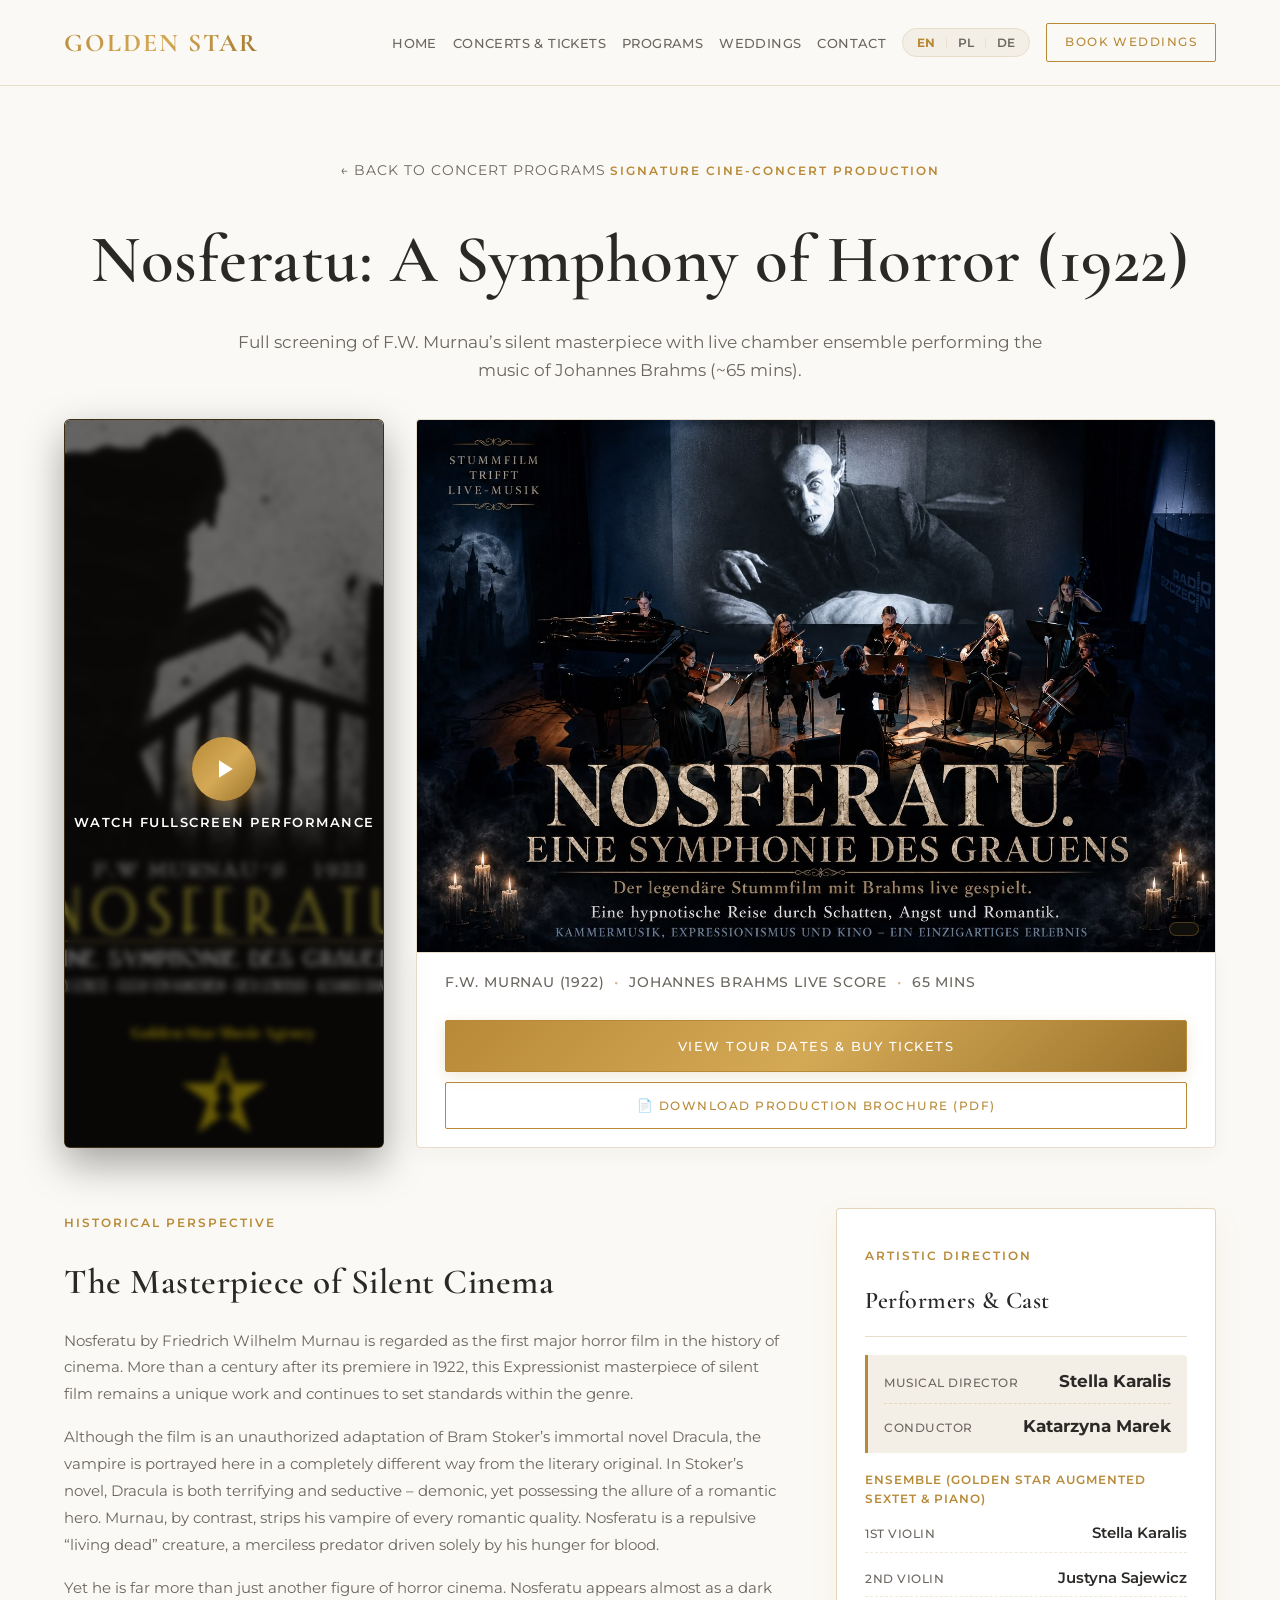
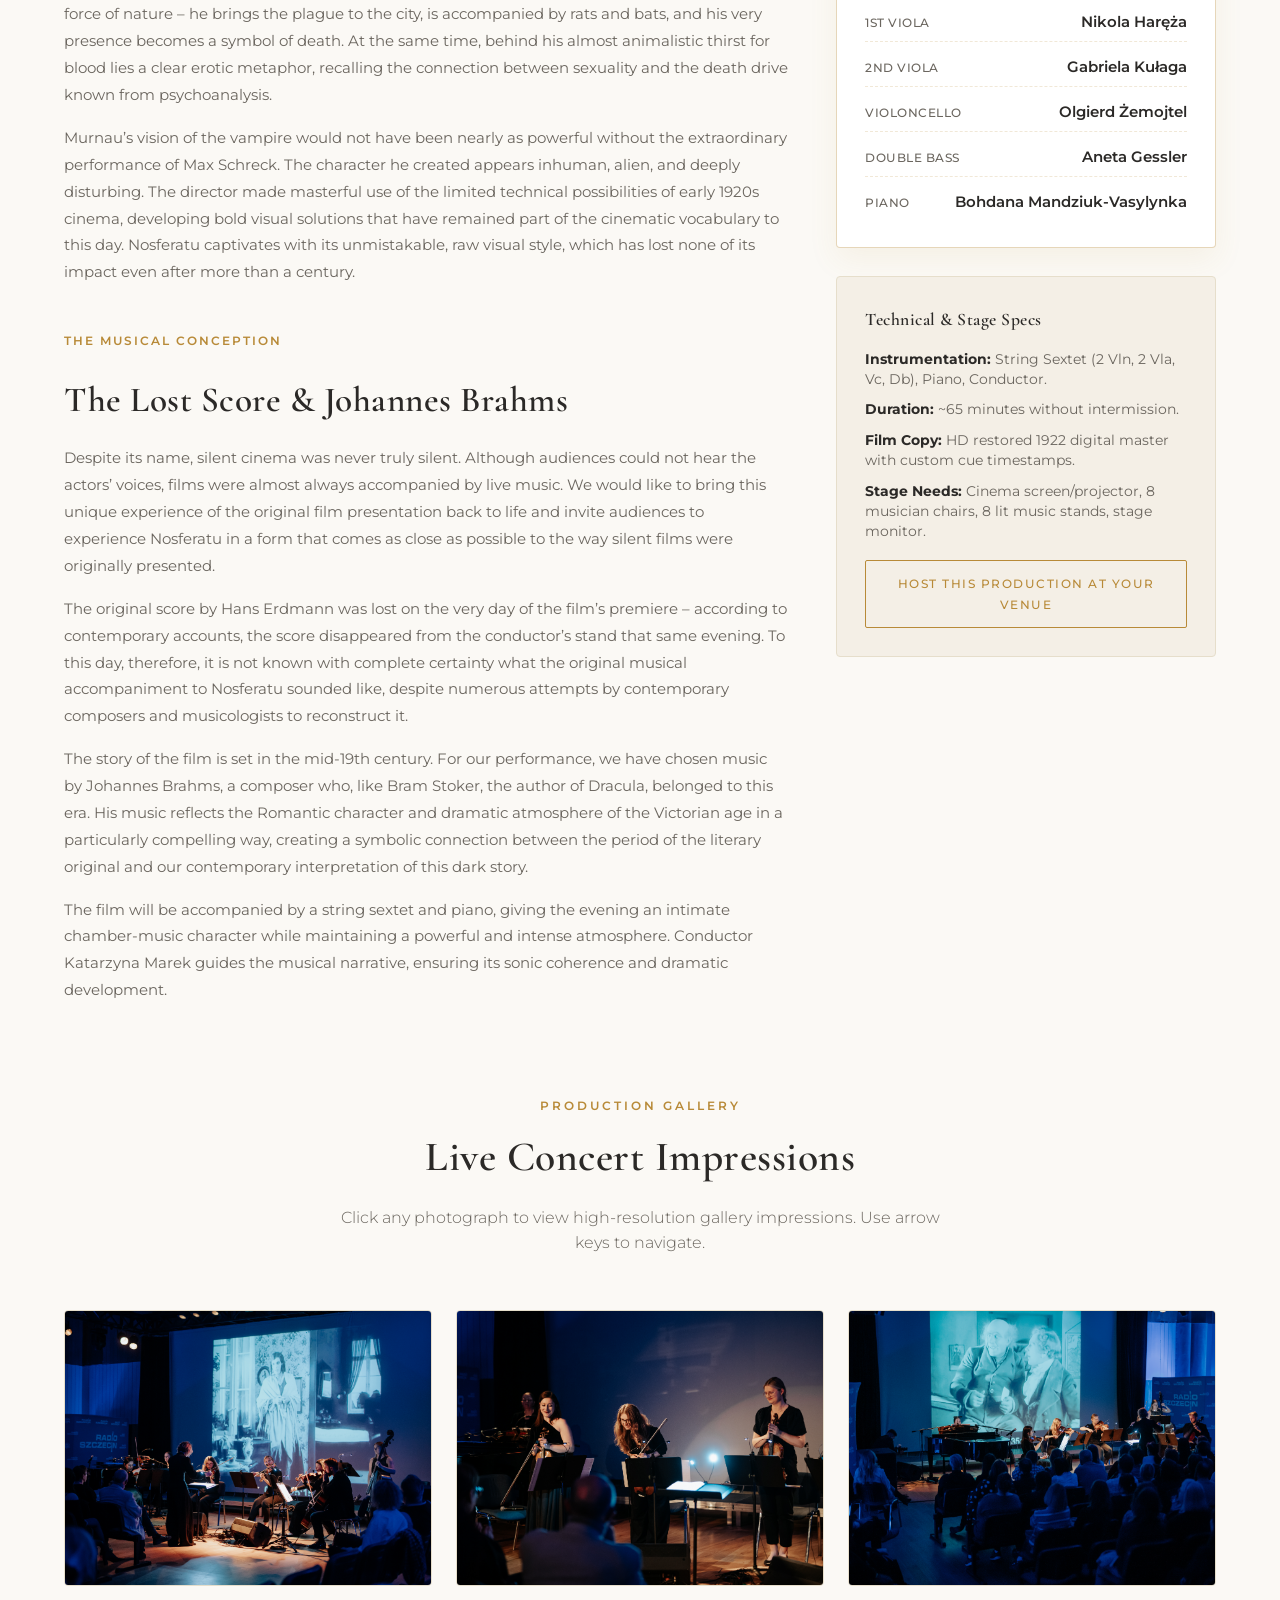
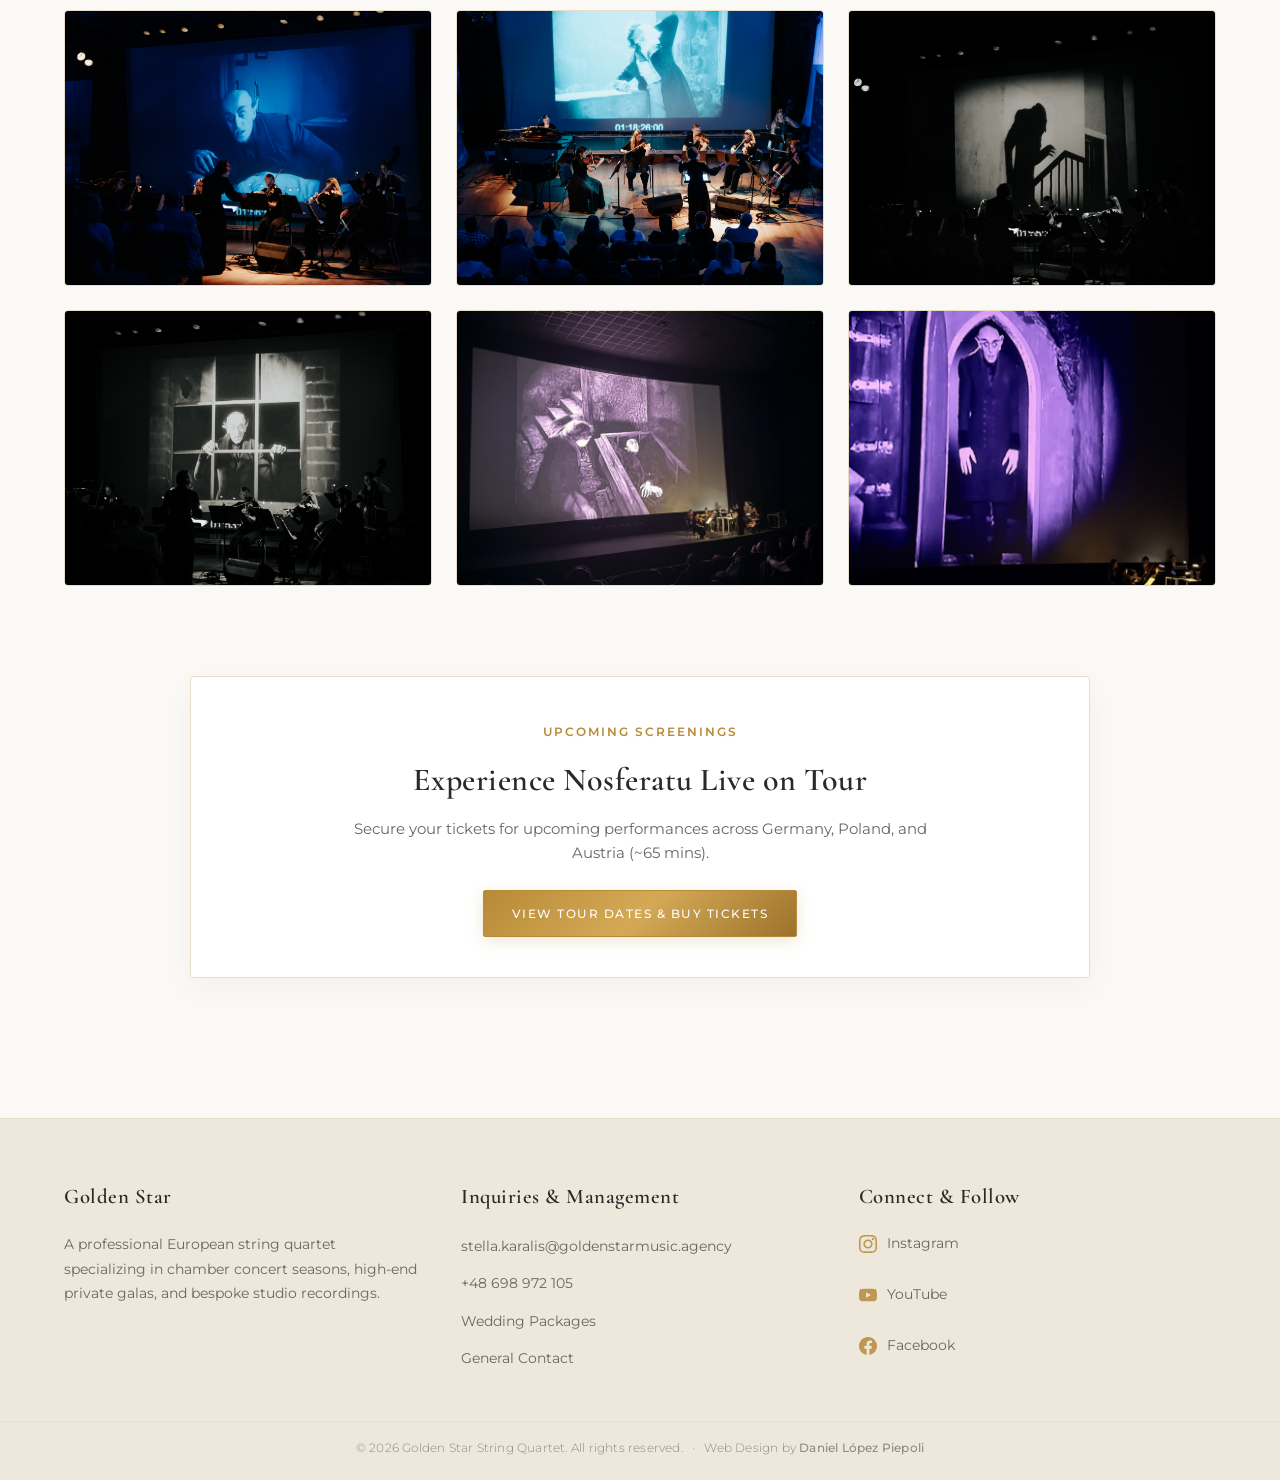
<file: nosferatu.html>
<!DOCTYPE html>
<html lang="en">
<head>
  <meta charset="UTF-8">
  <meta name="viewport" content="width=device-width, initial-scale=1.0">
  <meta name="description" content="Nosferatu (1922) Silent Film Cine-Concert with live chamber ensemble performing Johannes Brahms. Conducted by Katarzyna Marek.">
  <title>Nosferatu: A Symphony of Horror (1922) | Live Cine-Concert</title>

  <!-- Google Fonts -->
  <link rel="preconnect" href="https://fonts.googleapis.com">
  <link rel="preconnect" href="https://fonts.gstatic.com" crossorigin>
  <link href="https://fonts.googleapis.com/css2?family=Cormorant+Garamond:ital,wght@0,400;0,600;0,700;1,400&family=Montserrat:wght@300;400;500;600&display=swap" rel="stylesheet">

  <link rel="stylesheet" href="styles.css">
  <link rel="icon" type="image/jpeg" href="assets/favicon-goldenstar.jpg">
</head>
<body>

  <!-- HEADER UNIFICADO -->
  <header id="main-header">
    <div class="container header-inner">
      <a href="index.html" class="nav-brand">GOLDEN STAR</a>

      <button class="menu-toggle" id="menu-toggle" aria-label="Toggle navigation menu">
        <span></span>
        <span></span>
        <span></span>
      </button>

      <nav class="nav-container" id="nav-container">
        <ul class="nav-links">
          <li><a href="index.html" class="nav-link" data-i18n="nav_home">Home</a></li>
          <li><a href="tour-dates.html" class="nav-link" data-i18n="nav_concerts">Concerts & Tickets</a></li>
          <li><a href="programs.html" class="nav-link" data-i18n="nav_programs">Programs</a></li>
          <li><a href="weddings.html" class="nav-link" data-i18n="nav_weddings">Weddings</a></li>
          <li><a href="contact.html" class="nav-link" data-i18n="nav_contact">Contact</a></li>
        </ul>

        <!-- Language Selector -->
        <div class="lang-switch">
          <button class="lang-btn active" data-lang="en">EN</button>
          <span class="lang-divider">|</span>
          <button class="lang-btn" data-lang="pl">PL</button>
          <span class="lang-divider">|</span>
          <button class="lang-btn" data-lang="de">DE</button>
        </div>

        <a href="weddings.html#wedding-inquiry" class="btn btn-outline btn-nav" data-i18n="btn_book_weddings">Book Weddings</a>
      </nav>
    </div>
  </header>

  <!-- PRODUCTION HERO TITLE -->
  <section class="tour-header-section" style="padding-bottom: 24px;">
    <div class="container">
      <a href="programs.html" class="back-link" data-i18n="nosf_back_link">← Back to Concert Programs</a>
      <span class="badge" style="margin-top: 15px; display: inline-block;" data-i18n="nosf_hero_badge">Signature Cine-Concert Production</span>
      <h1 style="font-size: clamp(2.4rem, 5.5vw, 4.2rem); margin: 12px 0 10px 0;" data-i18n="nosf_hero_title">Nosferatu: A Symphony of Horror (1922)</h1>
      <p class="tour-desc" style="max-width: 820px;" data-i18n="nosf_hero_desc">Full screening of F.W. Murnau’s silent masterpiece with live chamber ensemble performing the music of Johannes Brahms (~65 mins).</p>
    </div>
  </section>

  <!-- MAIN DOSSIER LAYOUT -->
  <main class="container" style="padding-bottom: 80px;">

    <!-- SPLIT-SCREEN THEATRICAL HERO -->
    <section class="nosferatu-split-hero">
      
      <!-- Columna Izquierda: Vídeo Vertical -->
      <div class="split-video-col">
        <div class="theatrical-video-container">
          <video 
            id="nosferatuTeaserVideo"
            playsinline 
            preload="metadata" 
            poster="assets/Nosferatu-baner-2.png">
            <source src="assets/Nosferatu-trailer-2.mp4" type="video/mp4">
            Your browser does not support the video tag.
          </video>
          <button class="theatrical-play-btn" id="playTeaserBtn" aria-label="Play fullscreen video">
            <div class="play-icon-circle">
              <svg viewBox="0 0 24 24" width="30" height="30" fill="currentColor">
                <path d="M8 5v14l11-7z"/>
              </svg>
            </div>
            <span data-i18n="nosf_btn_play_teaser">Watch Fullscreen Performance</span>
          </button>
        </div>
      </div>

      <!-- Columna Derecha: Póster Completo + Barra de Acciones -->
      <div class="split-poster-col">
        <div class="nosferatu-full-poster-wrapper" id="mainPosterTrigger" title="Click to expand poster">
          <img src="assets/Nosferatu-poster.jpg" alt="Nosferatu (1922) Official Cine-Concert Poster" class="lightbox-trigger" data-type="image" data-src="assets/Nosferatu-poster.jpg">
          <div class="media-hover-overlay">
            <!--<span data-i18n="lightbox_expand">🔍 Click to Expand</span>-->
          </div>
        </div>

        <!-- Barra de acción adosada a la base del cartel -->
        <div class="nosferatu-quick-bar">
          <div class="quick-meta">
            <span class="meta-tag">F.W. Murnau (1922)</span>
            <span class="meta-separator">•</span>
            <span class="meta-tag" data-i18n="nosf_meta_live_score">Johannes Brahms Live Score</span>
            <span class="meta-separator">•</span>
            <span class="meta-tag" data-i18n="nosf_meta_runtime">65 Mins</span>
          </div>
          <div style="display: flex; flex-direction: column; gap: 10px; width: 100%; margin-top: 10px;">
            <a href="tour-dates.html?tour=nosferatu" class="btn btn-gold btn-action-large" data-i18n="nosf_btn_buy_tickets">View Tour Dates & Buy Tickets</a>
            <a href="assets/Nosferatu-Brochure.pdf" target="_blank" rel="noopener noreferrer" class="btn btn-outline btn-full" data-i18n="nosf_btn_download_pdf">📄 Download Production Brochure (PDF)</a>
          </div>
        </div>
      </div>

    </section>

    <!-- ESSAY & CAST SECTION -->
    <div class="nosferatu-essay-layout">
      
      <!-- Left Column: The Story & Concept -->
      <article class="nosferatu-text-col">
        <section class="essay-block">
          <span class="badge" data-i18n="nosf_essay_badge1">Historical Perspective</span>
          <h2 data-i18n="nosf_essay_title1">The Masterpiece of Silent Cinema</h2>
          <p data-i18n="nosf_p1">Nosferatu by Friedrich Wilhelm Murnau is regarded as the first major horror film in the history of cinema. More than a century after its premiere in 1922, this Expressionist masterpiece of silent film remains a unique work and continues to set standards within the genre.</p>
          <p data-i18n="nosf_p2">Although the film is an unauthorized adaptation of Bram Stoker’s immortal novel Dracula, the vampire is portrayed here in a completely different way from the literary original. In Stoker’s novel, Dracula is both terrifying and seductive – demonic, yet possessing the allure of a romantic hero. Murnau, by contrast, strips his vampire of every romantic quality. Nosferatu is a repulsive “living dead” creature, a merciless predator driven solely by his hunger for blood.</p>
          <p data-i18n="nosf_p3">Yet he is far more than just another figure of horror cinema. Nosferatu appears almost as a dark force of nature – he brings the plague to the city, is accompanied by rats and bats, and his very presence becomes a symbol of death. At the same time, behind his almost animalistic thirst for blood lies a clear erotic metaphor, recalling the connection between sexuality and the death drive known from psychoanalysis.</p>
          <p data-i18n="nosf_p4">Murnau’s vision of the vampire would not have been nearly as powerful without the extraordinary performance of Max Schreck. The character he created appears inhuman, alien, and deeply disturbing. The director made masterful use of the limited technical possibilities of early 1920s cinema, developing bold visual solutions that have remained part of the cinematic vocabulary to this day. Nosferatu captivates with its unmistakable, raw visual style, which has lost none of its impact even after more than a century.</p>
        </section>

        <section class="essay-block" style="margin-top: 40px;">
          <span class="badge" data-i18n="nosf_essay_badge2">The Musical Conception</span>
          <h2 data-i18n="nosf_essay_title2">The Lost Score & Johannes Brahms</h2>
          <p data-i18n="nosf_p5">Despite its name, silent cinema was never truly silent. Although audiences could not hear the actors’ voices, films were almost always accompanied by live music. We would like to bring this unique experience of the original film presentation back to life and invite audiences to experience Nosferatu in a form that comes as close as possible to the way silent films were originally presented.</p>
          <p data-i18n="nosf_p6">The original score by Hans Erdmann was lost on the very day of the film’s premiere – according to contemporary accounts, the score disappeared from the conductor’s stand that same evening. To this day, therefore, it is not known with complete certainty what the original musical accompaniment to Nosferatu sounded like, despite numerous attempts by contemporary composers and musicologists to reconstruct it.</p>
          <p data-i18n="nosf_p7">The story of the film is set in the mid-19th century. For our performance, we have chosen music by Johannes Brahms, a composer who, like Bram Stoker, the author of Dracula, belonged to this era. His music reflects the Romantic character and dramatic atmosphere of the Victorian age in a particularly compelling way, creating a symbolic connection between the period of the literary original and our contemporary interpretation of this dark story.</p>
          <p data-i18n="nosf_p8">The film will be accompanied by a string sextet and piano, giving the evening an intimate chamber-music character while maintaining a powerful and intense atmosphere. Conductor Katarzyna Marek guides the musical narrative, ensuring its sonic coherence and dramatic development.</p>
        </section>
      </article>

      <!-- Right Column: Cast & Production Specs Panel -->
      <aside class="nosferatu-sidebar-col">
        
        <!-- Artistic Cast Box -->
        <div class="cast-roster-box">
          <div class="cast-header">
            <span class="badge" data-i18n="nosf_cast_badge">Artistic Direction</span>
            <h3 data-i18n="nosf_cast_title">Performers & Cast</h3>
          </div>

          <div class="conductor-highlight">
            <div style="display: flex; justify-content: space-between; align-items: baseline; margin-bottom: 8px;">
              <span class="cast-instrument" data-i18n="nosf_role_director">Musical Director</span>
              <span class="cast-name" style="font-size: 1.05rem; font-weight: 700;">Stella Karalis</span>
            </div>
            <div style="display: flex; justify-content: space-between; align-items: baseline; border-top: 1px dashed rgba(184, 138, 56, 0.25); padding-top: 8px;">
              <span class="cast-instrument" data-i18n="nosf_role_conductor">Conductor</span>
              <span class="cast-name" style="font-size: 1.05rem; font-weight: 700;">Katarzyna Marek</span>
            </div>
          </div>

          <div class="ensemble-divider" data-i18n="nosf_ensemble_tag">Ensemble (Golden Star Augmented Sextet & Piano)</div>

          <ul class="cast-list">
            <li>
              <span class="cast-instrument" data-i18n="nosf_inst_vln1">1st Violin</span>
              <span class="cast-name">Stella Karalis</span>
            </li>
            <li>
              <span class="cast-instrument" data-i18n="nosf_inst_vln2">2nd Violin</span>
              <span class="cast-name">Justyna Sajewicz</span>
            </li>
            <li>
              <span class="cast-instrument" data-i18n="nosf_inst_vla1">1st Viola</span>
              <span class="cast-name">Nikola Haręża</span>
            </li>
            <li>
              <span class="cast-instrument" data-i18n="nosf_inst_vla2">2nd Viola</span>
              <span class="cast-name">Gabriela Kułaga</span>
            </li>
            <li>
              <span class="cast-instrument" data-i18n="nosf_inst_vc">Violoncello</span>
              <span class="cast-name">Olgierd Żemojtel</span>
            </li>
            <li>
              <span class="cast-instrument" data-i18n="nosf_inst_db">Double Bass</span>
              <span class="cast-name">Aneta Gessler</span>
            </li>
            <li>
              <span class="cast-instrument" data-i18n="nosf_inst_piano">Piano</span>
              <span class="cast-name">Bohdana Mandziuk-Vasylynka</span>
            </li>
          </ul>
        </div>

        <!-- Venue Technical Requirements -->
        <div class="production-specs-card">
          <h4 data-i18n="nosf_specs_title">Technical & Stage Specs</h4>
          <ul class="specs-list">
            <li><strong data-i18n="nosf_spec_lbl_inst">Instrumentation:</strong> <span data-i18n="nosf_spec_val_inst">String Sextet (2 Vln, 2 Vla, Vc, Db), Piano, Conductor.</span></li>
            <li><strong data-i18n="nosf_spec_lbl_dur">Duration:</strong> <span data-i18n="nosf_spec_val_dur">~65 minutes without intermission.</span></li>
            <li><strong data-i18n="nosf_spec_lbl_film">Film Copy:</strong> <span data-i18n="nosf_spec_val_film">HD restored 1922 digital master with custom cue timestamps.</span></li>
            <li><strong data-i18n="nosf_spec_lbl_stage">Stage Needs:</strong> <span data-i18n="nosf_spec_val_stage">Cinema screen/projector, 8 musician chairs, 8 lit music stands, stage monitor.</span></li>
          </ul>
          <a href="contact.html" class="btn btn-outline btn-full" style="margin-top: 18px;" data-i18n="nosf_specs_btn_host">Host This Production at Your Venue</a>
        </div>

      </aside>

    </div>

    <!-- SECCIÓN: GALERÍA DE FOTOS INTERACTIVA -->
    <section class="section-container" style="margin-top: 75px;">
      <div class="section-title">
        <span data-i18n="nosf_gal_badge">Production Gallery</span>
        <h2 data-i18n="nosf_gal_title">Live Concert Impressions</h2>
        <p class="repertoire-lead" data-i18n="nosf_gal_lead">Click any photograph to view high-resolution gallery impressions. Use arrow keys to navigate.</p>
      </div>

      <div class="nosferatu-gallery-grid" id="galleryContainer">
        <div class="gallery-item lightbox-trigger" data-type="image" data-src="assets/nosferatu-live-1.jpg" data-index="0">
          <img src="assets/nosferatu-live-1.jpg" alt="Nosferatu Live Cine-Concert Performance">
          <div class="gallery-zoom-badge"><span data-i18n="lightbox_expand">🔍 Expand</span></div>
        </div>
        <div class="gallery-item lightbox-trigger" data-type="image" data-src="assets/nosferatu-live-2.jpg" data-index="1">
          <img src="assets/nosferatu-live-2.jpg" alt="Nosferatu Live Cine-Concert Performance">
          <div class="gallery-zoom-badge"><span data-i18n="lightbox_expand">🔍 Expand</span></div>
        </div>
        <div class="gallery-item lightbox-trigger" data-type="image" data-src="assets/nosferatu-live-3.jpg" data-index="2">
          <img src="assets/nosferatu-live-3.jpg" alt="Nosferatu Live Cine-Concert Performance">
          <div class="gallery-zoom-badge"><span data-i18n="lightbox_expand">🔍 Expand</span></div>
        </div>
        <div class="gallery-item lightbox-trigger" data-type="image" data-src="assets/nosferatu-live-4.jpg" data-index="3">
          <img src="assets/nosferatu-live-4.jpg" alt="Nosferatu Live Cine-Concert Performance">
          <div class="gallery-zoom-badge"><span data-i18n="lightbox_expand">🔍 Expand</span></div>
        </div>
        <div class="gallery-item lightbox-trigger" data-type="image" data-src="assets/nosferatu-live-5.jpg" data-index="4">
          <img src="assets/nosferatu-live-5.jpg" alt="Nosferatu Live Cine-Concert Performance">
          <div class="gallery-zoom-badge"><span data-i18n="lightbox_expand">🔍 Expand</span></div>
        </div>
        <div class="gallery-item lightbox-trigger" data-type="image" data-src="assets/nosferatu-live-6.jpg" data-index="5">
          <img src="assets/nosferatu-live-6.jpg" alt="Nosferatu Live Cine-Concert Performance">
          <div class="gallery-zoom-badge"><span data-i18n="lightbox_expand">🔍 Expand</span></div>
        </div>
        <div class="gallery-item lightbox-trigger" data-type="image" data-src="assets/nosferatu-live-7.jpg" data-index="6">
          <img src="assets/nosferatu-live-7.jpg" alt="Nosferatu Live Cine-Concert Performance">
          <div class="gallery-zoom-badge"><span data-i18n="lightbox_expand">🔍 Expand</span></div>
        </div>
        <div class="gallery-item lightbox-trigger" data-type="image" data-src="assets/nosferatu-live-8.jpg" data-index="7">
          <img src="assets/nosferatu-live-8.jpg" alt="Nosferatu Live Cine-Concert Performance">
          <div class="gallery-zoom-badge"><span data-i18n="lightbox_expand">🔍 Expand</span></div>
        </div>
        <div class="gallery-item lightbox-trigger" data-type="image" data-src="assets/nosferatu-live-9.jpg" data-index="8">
          <img src="assets/nosferatu-live-9.jpg" alt="Nosferatu Live Cine-Concert Performance">
          <div class="gallery-zoom-badge"><span data-i18n="lightbox_expand">🔍 Expand</span></div>
        </div>
      </div>
    </section>

    <!-- BANNER FINAL DE CONCIERTOS -->
    <section class="cta-banner-box" style="margin-top: 60px;">
      <span class="badge" data-i18n="nosf_cta_badge">Upcoming Screenings</span>
      <h2 data-i18n="nosf_cta_title">Experience Nosferatu Live on Tour</h2>
      <p data-i18n="nosf_cta_desc">Secure your tickets for upcoming performances across Germany, Poland, and Austria (~65 mins).</p>
      <a href="tour-dates.html?tour=nosferatu" class="btn btn-gold" data-i18n="nosf_btn_buy_tickets">View Dates & Buy Tickets</a>
    </section>

  </main>

  <!-- ================= LIGHTBOX MODAL (PANTALLA COMPLETA) ================= -->
  <div class="lightbox-modal" id="lightboxModal" aria-hidden="true">
    <div class="lightbox-backdrop" id="lightboxBackdrop"></div>
    
    <div class="lightbox-dialog">
      <button class="lightbox-close-btn" id="lightboxCloseBtn" aria-label="Close fullscreen view">✕</button>
      <button class="lightbox-nav-btn lightbox-prev-btn" id="lightboxPrevBtn" aria-label="Previous image">❮</button>
      <button class="lightbox-nav-btn lightbox-next-btn" id="lightboxNextBtn" aria-label="Next image">❯</button>

      <div class="lightbox-content" id="lightboxContent">
        <!-- El contenido de imagen o vídeo se inyecta dinámicamente -->
      </div>

      <div class="lightbox-caption-bar" id="lightboxCaptionBar">
        <span id="lightboxCounter">1 / 9</span>
        <span id="lightboxTitle">Nosferatu Production</span>
      </div>
    </div>
  </div>

  <!-- FOOTER -->
  <footer id="contact">
    <div class="container footer-content">
      <div class="footer-col">
        <h4>Golden Star</h4>
        <p data-i18n="footer_tagline">A professional European string quartet specializing in chamber concert seasons, high-end private galas, and bespoke studio recordings.</p>
      </div>
      <div class="footer-col">
        <h4 data-i18n="footer_inquiries_title">Inquiries & Management</h4>
        <ul>
          <li><a href="mailto:stella.karalis@goldenstarmusic.agency">stella.karalis@goldenstarmusic.agency</a></li>
          <li><a href="tel:+48698972105">+48 698 972 105</a></li>
          <li><a href="weddings.html" data-i18n="footer_link_packages">Wedding Packages</a></li>
          <li><a href="contact.html" data-i18n="footer_link_contact">General Contact</a></li>
        </ul>
      </div>
      <div class="footer-col">
        <h4 data-i18n="footer_connect_title">Connect & Follow</h4>
        <ul class="social-links-list">
          <li>
            <a href="https://www.instagram.com/golden.star.quartet?igsh=MTdlNHd3OGw3M2x0dw==" target="_blank" rel="noopener noreferrer" class="social-link-item">
              <svg class="social-icon" viewBox="0 0 24 24" width="18" height="18" fill="currentColor"><path d="M12 2.163c3.204 0 3.584.012 4.85.07 3.252.148 4.771 1.691 4.919 4.919.058 1.265.069 1.645.069 4.849 0 3.205-.012 3.584-.069 4.849-.149 3.225-1.664 4.771-4.919 4.919-1.266.058-1.644.07-4.85.07-3.204 0-3.584-.012-4.849-.07-3.26-.149-4.771-1.699-4.919-4.92-.058-1.265-.07-1.644-.07-4.849 0-3.204.013-3.583.07-4.849.149-3.227 1.664-4.771 4.919-4.919 1.266-.057 1.645-.069 4.849-.069zm0-2.163c-3.259 0-3.667.014-4.947.072-4.358.2-6.78 2.618-6.98 6.98-.059 1.281-.073 1.689-.073 4.948 0 3.259.014 3.668.072 4.948.2 4.358 2.618 6.78 6.98 6.98 1.281.058 1.689.072 4.948.072 3.259 0 3.668-.014 4.948-.072 4.354-.2 6.782-2.618 6.979-6.98.059-1.28.073-1.689.073-4.948 0-3.259-.014-3.667-.072-4.947-.196-4.354-2.617-6.78-6.979-6.98-1.281-.059-1.69-.073-4.949-.073zm0 5.838c-3.403 0-6.162 2.759-6.162 6.162s2.759 6.163 6.162 6.163 6.162-2.759 6.162-6.163c0-3.403-2.759-6.162-6.162-6.162zm0 10.162c-2.209 0-4-1.79-4-4 0-2.209 1.791-4 4-4s4 1.791 4 4c0 2.21-1.791 4-4 4zm6.406-11.845c-.796 0-1.441.645-1.441 1.44s.645 1.44 1.441 1.44c.795 0 1.439-.645 1.439-1.44s-.644-1.44-1.439-1.44z"/></svg>
              <span>Instagram</span>
            </a>
          </li>
          <li>
            <a href="https://youtube.com/@goldenstarmusic9558?si=VsHqpjnXFXoA_g_7" target="_blank" rel="noopener noreferrer" class="social-link-item">
              <svg class="social-icon" viewBox="0 0 24 24" width="18" height="18" fill="currentColor"><path d="M23.498 6.186a3.016 3.016 0 0 0-2.122-2.136C19.505 3.545 12 3.545 12 3.545s-7.505 0-9.377.505A3.017 3.017 0 0 0 .502 6.186C0 8.07 0 12 0 12s0 3.93.502 5.814a3.016 3.016 0 0 0 2.122 2.136c1.871.505 9.376.505 9.376.505s7.505 0 9.377-.505a3.015 3.015 0 0 0 2.122-2.136C24 15.93 24 12 24 12s0-3.93-.502-5.814zM9.545 15.568V8.432L15.818 12l-6.273 3.568z"/></svg>
              <span>YouTube</span>
            </a>
          </li>
          <li>
            <a href="https://www.facebook.com/Golden.Star.Music.Poland/" target="_blank" rel="noopener noreferrer" class="social-link-item">
              <svg class="social-icon" viewBox="0 0 24 24" width="18" height="18" fill="currentColor"><path d="M24 12.073c0-6.627-5.373-12-12-12s-12 5.373-12 12c0 5.99 4.388 10.954 10.125 11.854v-8.385H7.078v-3.47h3.047V9.43c0-3.007 1.792-4.669 4.533-4.669 1.312 0 2.686.235 2.686.235v2.953H15.83c-1.491 0-1.956.925-1.956 1.874v2.25h3.328l-.532 3.47h-2.796v8.385C19.612 23.027 24 18.062 24 12.073z"/></svg>
              <span>Facebook</span>
            </a>
          </li>
        </ul>
      </div>
    </div>
    <div class="footer-bottom">
      <span data-i18n="footer_rights">© 2026 Golden Star String Quartet. All rights reserved.</span>
      <span class="footer-separator">•</span>
      <span><span data-i18n="footer_design_by">Web Design by</span> <a href="https://github.com/danielopezpiepoli" target="_blank" rel="noopener noreferrer" class="designer-name">Daniel López Piepoli</a></span>
    </div>
  </footer>

  <script src="script.js"></script>
</body>
</html>
</file>
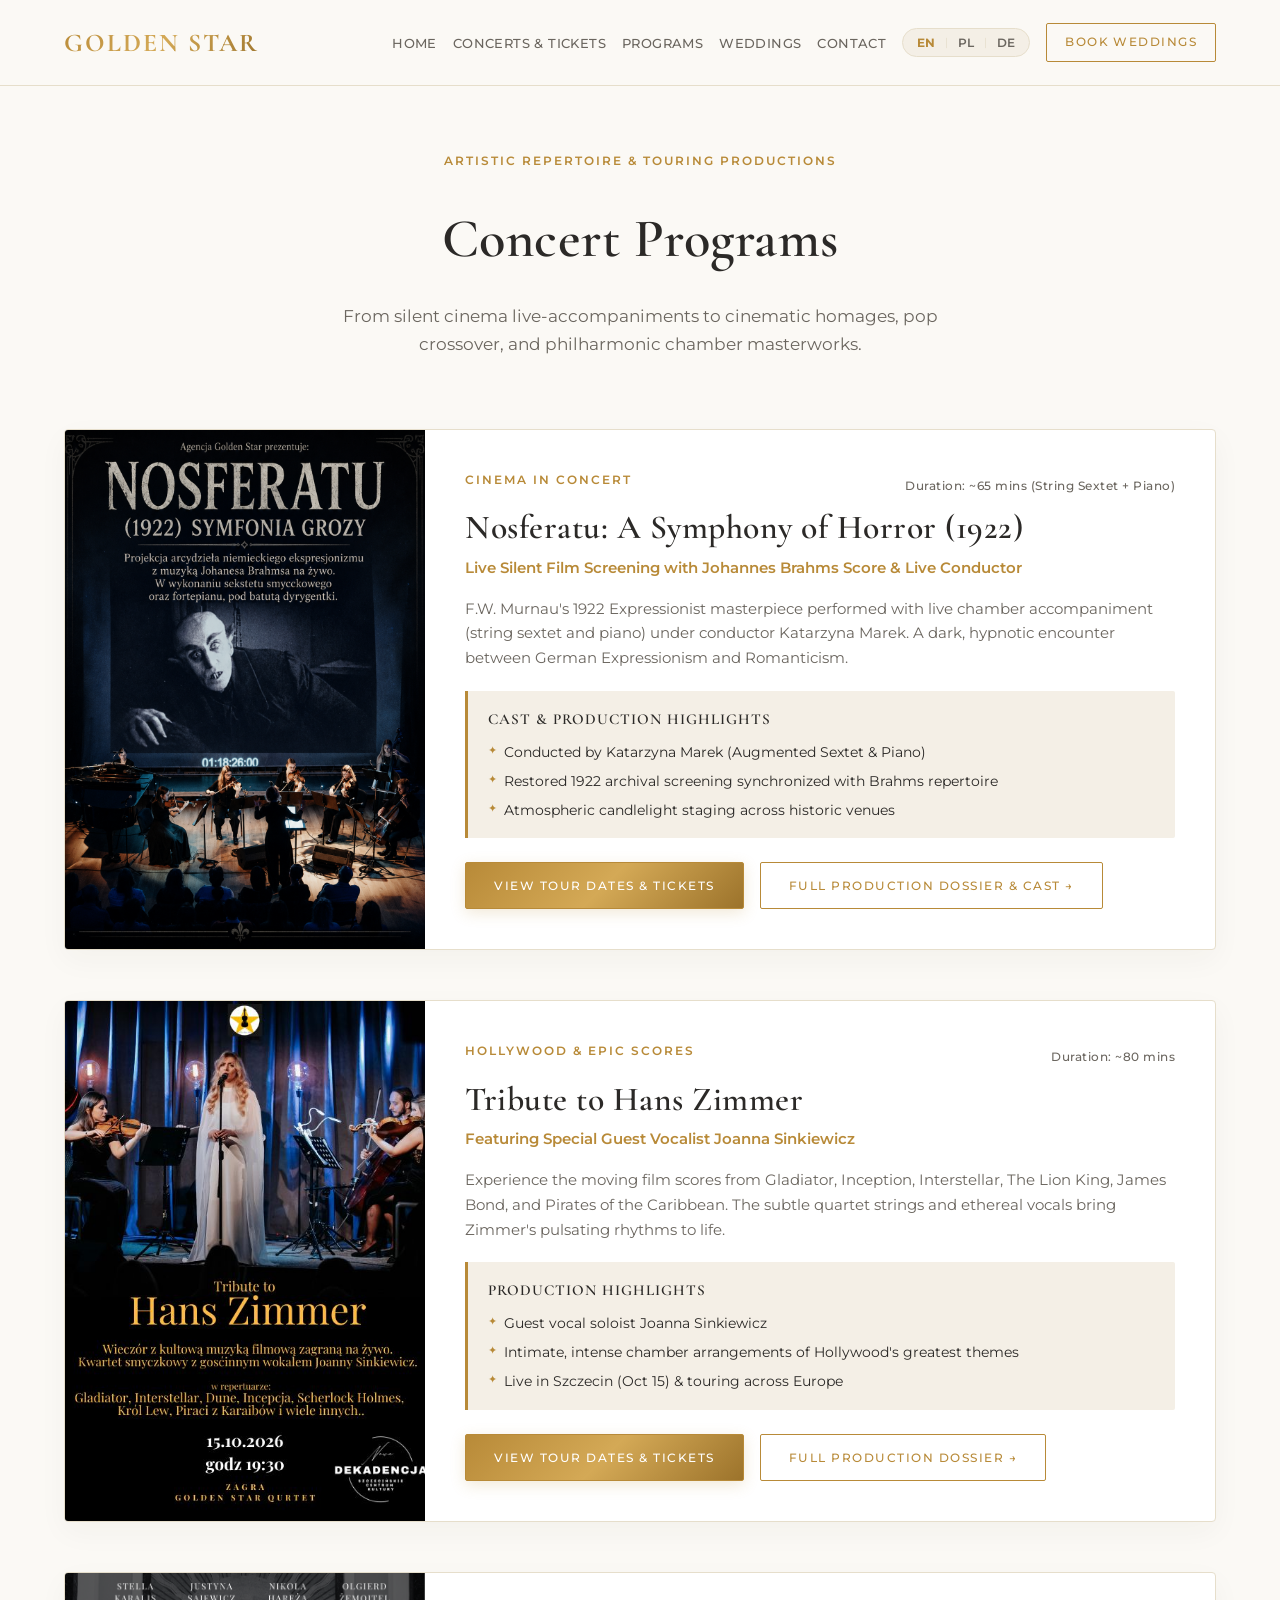
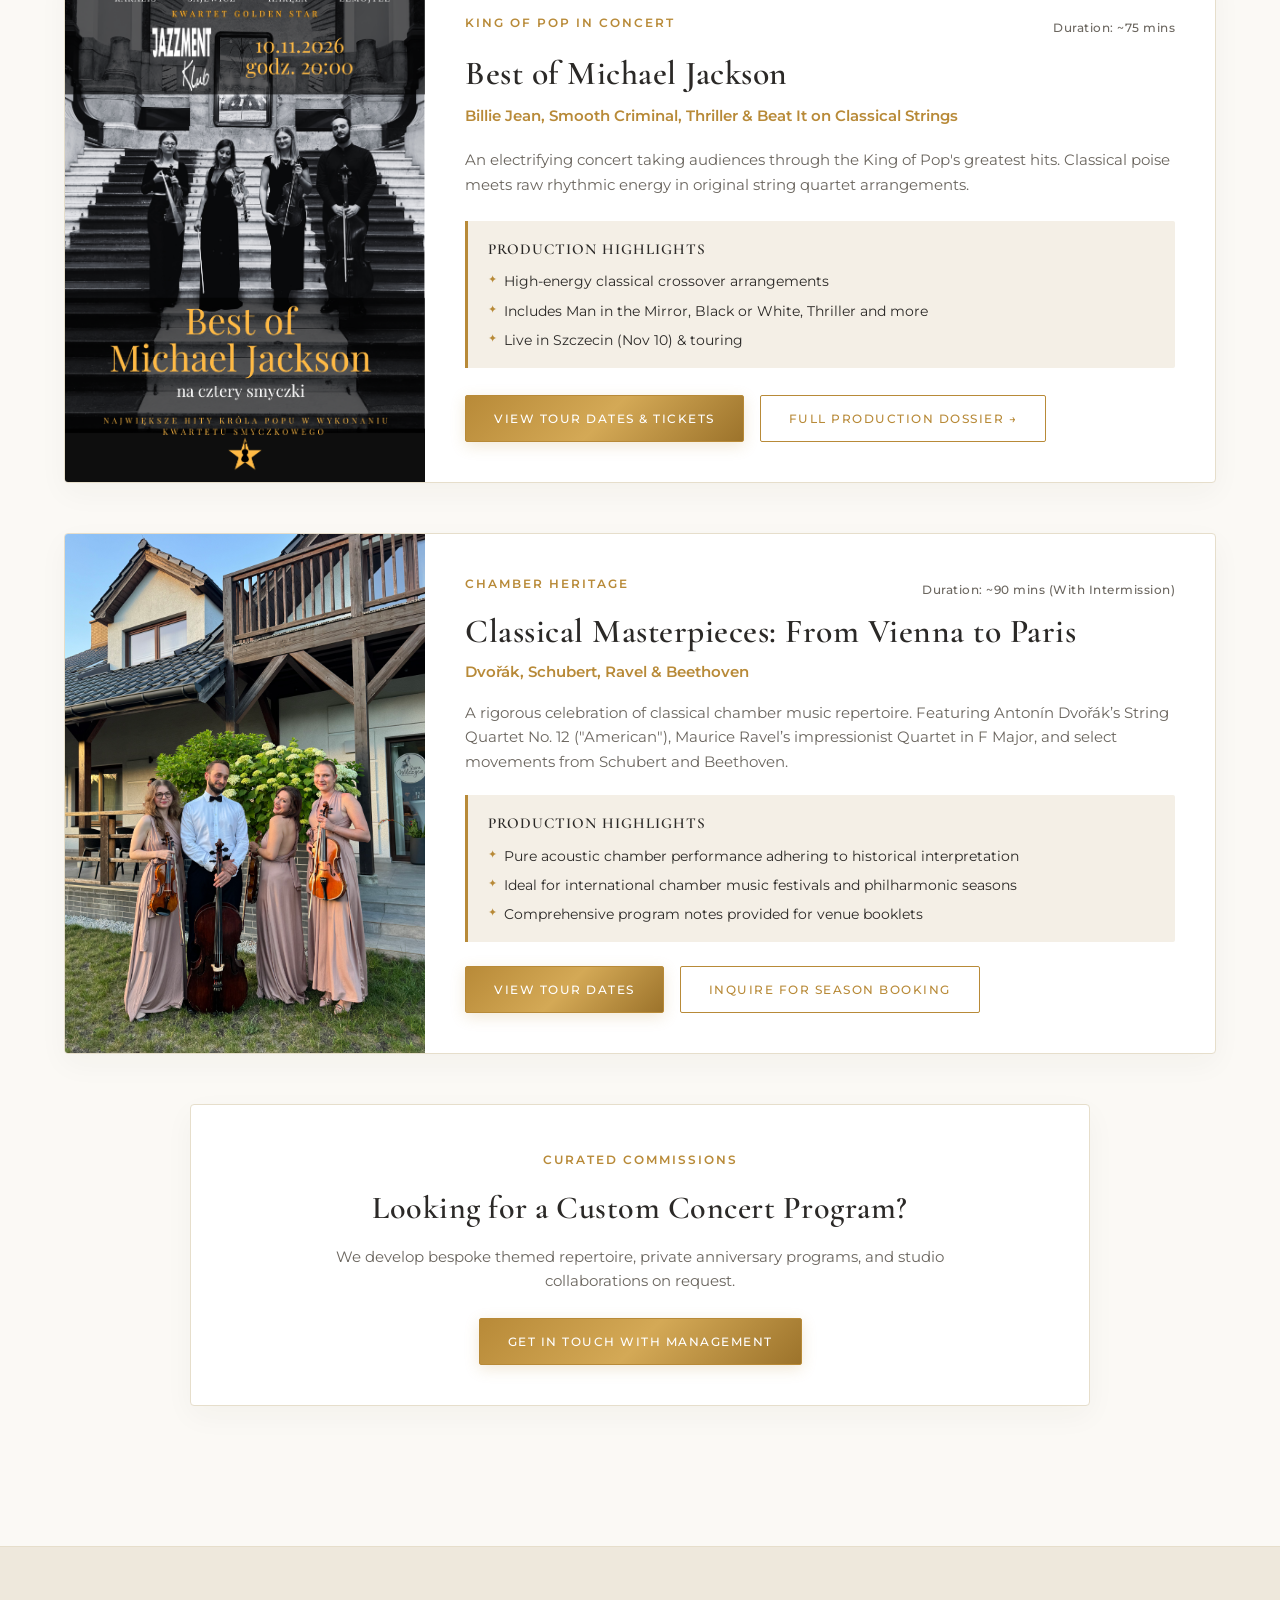
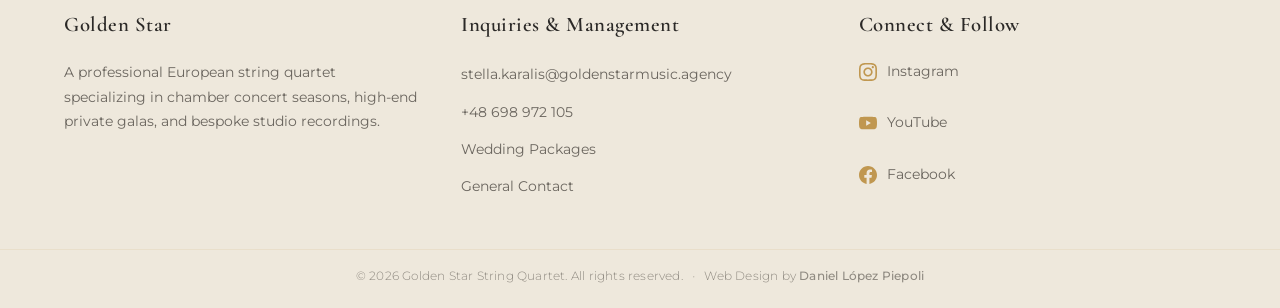
<file: programs.html>
<!DOCTYPE html>
<html lang="en">
<head>
  <meta charset="UTF-8">
  <meta name="viewport" content="width=device-width, initial-scale=1.0">
  <meta name="description" content="Concert programs, cinema-in-concert productions, and classical chamber repertoire by Golden Star String Quartet.">
  <title>Concert Programs & Touring Productions | Golden Star Quartet</title>

  <link rel="preconnect" href="https://fonts.googleapis.com">
  <link rel="preconnect" href="https://fonts.gstatic.com" crossorigin>
  <link href="https://fonts.googleapis.com/css2?family=Cormorant+Garamond:ital,wght@0,400;0,600;0,700;1,400&family=Montserrat:wght@300;400;500;600&display=swap" rel="stylesheet">
  <link rel="stylesheet" href="styles.css">
  <link rel="icon" type="image/jpeg" href="assets/favicon-goldenstar.jpg">
</head>
<body>

  <!-- HEADER -->
  <header id="main-header">
    <div class="container header-inner">
      <a href="index.html" class="nav-brand">GOLDEN STAR</a>
      <button class="menu-toggle" id="menu-toggle" aria-label="Toggle navigation menu">
        <span></span><span></span><span></span>
      </button>
      <nav class="nav-container" id="nav-container">
        <ul class="nav-links">
          <li><a href="index.html" class="nav-link" data-i18n="nav_home">Home</a></li>
          <li><a href="tour-dates.html" class="nav-link" data-i18n="nav_concerts">Concerts & Tickets</a></li>
          <li><a href="programs.html" class="nav-link" data-i18n="nav_programs">Programs</a></li>
          <li><a href="weddings.html" class="nav-link" data-i18n="nav_weddings">Weddings</a></li>
          <li><a href="contact.html" class="nav-link" data-i18n="nav_contact">Contact</a></li>
        </ul>

        <!-- Language Selector -->
        <div class="lang-switch">
          <button class="lang-btn active" data-lang="en">EN</button>
          <span class="lang-divider">|</span>
          <button class="lang-btn" data-lang="pl">PL</button>
          <span class="lang-divider">|</span>
          <button class="lang-btn" data-lang="de">DE</button>
        </div>

        <a href="weddings.html#wedding-inquiry" class="btn btn-outline btn-nav" data-i18n="btn_book_weddings">Book Weddings</a>
      </nav>
    </div>
  </header>

  <!-- HERO SECTION -->
  <section class="tour-header-section">
    <div class="container">
      <span class="badge" data-i18n="programs_hero_badge">Artistic Repertoire & Touring Productions</span>
      <h1 data-i18n="programs_hero_title">Concert Programs</h1>
      <p class="tour-desc" data-i18n="programs_hero_desc">From silent cinema live-accompaniments to cinematic homages, pop crossover, and philharmonic chamber masterworks.</p>
    </div>
  </section>

  <!-- LISTA DE PRODUCCIONES -->
  <main class="container" style="padding-bottom: 80px;">

    <div class="programs-dossier-list">

      <!-- PROGRAMA 1: NOSFERATU -->
      <article class="program-detail-card">
        <div class="program-poster-side">
          <a href="nosferatu.html">
            <img src="assets/nosferatu-poster-vertical.png" alt="Nosferatu Live String Accompaniment Tour Poster">
          </a>
          <!--<span class="poster-badge" data-i18n="prog_nosferatu_badge">Special Cine-Concert</span>-->
        </div>
        <div class="program-content-side">
          <div class="program-meta-top">
            <span class="badge" data-i18n="prog_nosferatu_tag">Cinema in Concert</span>
            <span class="program-duration" data-i18n="prog_nosferatu_duration">Duration: ~65 mins (String Sextet + Piano)</span>
          </div>
          <h2 data-i18n="prog_nosferatu_title">Nosferatu: A Symphony of Horror (1922)</h2>
          <p class="program-lead" data-i18n="prog_nosferatu_lead">Live Silent Film Screening with Johannes Brahms Score & Live Conductor</p>
          <div class="program-body-text">
            <p data-i18n="prog_nosferatu_desc">F.W. Murnau's 1922 Expressionist masterpiece performed with live chamber accompaniment (string sextet and piano) under conductor Katarzyna Marek. A dark, hypnotic encounter between German Expressionism and Romanticism.</p>
          </div>
          <div class="program-highlights-box">
            <h4 data-i18n="prog_cast_highlights_title">Cast & Production Highlights</h4>
            <ul>
              <li data-i18n="prog_nosferatu_hl1">Conducted by Katarzyna Marek (Augmented Sextet & Piano)</li>
              <li data-i18n="prog_nosferatu_hl2">Restored 1922 archival screening synchronized with Brahms repertoire</li>
              <li data-i18n="prog_nosferatu_hl3">Atmospheric candlelight staging across historic venues</li>
            </ul>
          </div>
          <div class="program-actions">
            <a href="tour-dates.html?tour=nosferatu" class="btn btn-gold" data-i18n="index_nosferatu_btn_dates">View Tour Dates & Tickets</a>
            <a href="nosferatu.html" class="btn btn-outline" data-i18n="index_nosferatu_btn_dossier">Full Production Dossier & Cast →</a>
          </div>
        </div>
      </article>

      <!-- PROGRAMA 2: TRIBUTE TO HANS ZIMMER -->
      <article class="program-detail-card">
        <div class="program-poster-side">
          <a href="hans-zimmer.html">
            <img src="assets/hans-zimmer-poster.jpg" onerror="this.src='https://images.unsplash.com/photo-1514525253161-7a46d19cd819?auto=format&fit=crop&w=700&q=80'" alt="Tribute to Hans Zimmer Poster">
          </a>
          <!--<span class="poster-badge" data-i18n="index_p1_badge">Cinematic Series</span>-->
        </div>
        <div class="program-content-side">
          <div class="program-meta-top">
            <span class="badge" data-i18n="prog_hz_tag">Hollywood & Epic Scores</span>
            <span class="program-duration" data-i18n="prog_hz_duration">Duration: ~80 mins</span>
          </div>
          <h2 data-i18n="index_p1_title">Tribute to Hans Zimmer</h2>
          <p class="program-lead" data-i18n="prog_hz_lead">Featuring Special Guest Vocalist Joanna Sinkiewicz</p>
          <div class="program-body-text">
            <p data-i18n="prog_hz_desc">Experience the moving film scores from <em>Gladiator, Inception, Interstellar, The Lion King, James Bond</em>, and <em>Pirates of the Caribbean</em>. The subtle quartet strings and ethereal vocals bring Zimmer's pulsating rhythms to life.</p>
          </div>
          <div class="program-highlights-box">
            <h4 data-i18n="prog_prod_highlights_title">Production Highlights</h4>
            <ul>
              <li data-i18n="prog_hz_hl1">Guest vocal soloist Joanna Sinkiewicz</li>
              <li data-i18n="prog_hz_hl2">Intimate, intense chamber arrangements of Hollywood's greatest themes</li>
              <li data-i18n="prog_hz_hl3">Live in Szczecin (Oct 15) & touring across Europe</li>
            </ul>
          </div>
          <div class="program-actions">
            <a href="tour-dates.html?tour=soundtracks" class="btn btn-gold" data-i18n="index_nosferatu_btn_dates">View Tour Dates & Tickets</a>
            <a href="hans-zimmer.html" class="btn btn-outline" data-i18n="prog_btn_full_dossier">Full Production Dossier →</a>
          </div>
        </div>
      </article>

      <!-- PROGRAMA 3: BEST OF MICHAEL JACKSON -->
      <article class="program-detail-card">
        <div class="program-poster-side">
          <a href="michael-jackson.html">
            <img src="assets/michael-jackson-poster.jpg" onerror="this.src='https://images.unsplash.com/photo-1470225620780-dba8ba36b745?auto=format&fit=crop&w=700&q=80'" alt="Best of Michael Jackson Poster">
          </a>
          <!--<span class="poster-badge" data-i18n="index_p2_badge">Pop Crossover</span>-->
        </div>
        <div class="program-content-side">
          <div class="program-meta-top">
            <span class="badge" data-i18n="prog_mj_tag">King of Pop in Concert</span>
            <span class="program-duration" data-i18n="prog_mj_duration">Duration: ~75 mins</span>
          </div>
          <h2 data-i18n="index_p2_title">Best of Michael Jackson</h2>
          <p class="program-lead" data-i18n="prog_mj_lead">Billie Jean, Smooth Criminal, Thriller & Beat It on Classical Strings</p>
          <div class="program-body-text">
            <p data-i18n="prog_mj_desc">An electrifying concert taking audiences through the King of Pop's greatest hits. Classical poise meets raw rhythmic energy in original string quartet arrangements.</p>
          </div>
          <div class="program-highlights-box">
            <h4 data-i18n="prog_prod_highlights_title">Production Highlights</h4>
            <ul>
              <li data-i18n="prog_mj_hl1">High-energy classical crossover arrangements</li>
              <li data-i18n="prog_mj_hl2">Includes <em>Man in the Mirror, Black or White, Thriller</em> and more</li>
              <li data-i18n="prog_mj_hl3">Live in Szczecin (Nov 10) & touring</li>
            </ul>
          </div>
          <div class="program-actions">
            <a href="tour-dates.html?tour=soundtracks" class="btn btn-gold" data-i18n="index_nosferatu_btn_dates">View Tour Dates & Tickets</a>
            <a href="michael-jackson.html" class="btn btn-outline" data-i18n="prog_btn_full_dossier">Full Production Dossier →</a>
          </div>
        </div>
      </article>

      <!-- PROGRAMA 4: CLASSICAL MASTERPIECES -->
      <article class="program-detail-card">
        <div class="program-poster-side">
          <img src="assets/golden-star-vertical-pink.jpeg" alt="Classical Masterpieces String Quartet Poster">
          <!--<span class="poster-badge" data-i18n="index_p3_badge">Masterworks Series</span>-->
        </div>
        <div class="program-content-side">
          <div class="program-meta-top">
            <span class="badge" data-i18n="prog_classic_tag">Chamber Heritage</span>
            <span class="program-duration" data-i18n="prog_classic_duration">Duration: ~90 mins (With Intermission)</span>
          </div>
          <h2 data-i18n="prog_classic_title">Classical Masterpieces: From Vienna to Paris</h2>
          <p class="program-lead" data-i18n="prog_classic_lead">Dvořák, Schubert, Ravel & Beethoven</p>
          <div class="program-body-text">
            <p data-i18n="prog_classic_desc">A rigorous celebration of classical chamber music repertoire. Featuring Antonín Dvořák’s String Quartet No. 12 ("American"), Maurice Ravel’s impressionist Quartet in F Major, and select movements from Schubert and Beethoven.</p>
          </div>
          <div class="program-highlights-box">
            <h4 data-i18n="prog_prod_highlights_title">Production Highlights</h4>
            <ul>
              <li data-i18n="prog_classic_hl1">Pure acoustic chamber performance adhering to historical interpretation</li>
              <li data-i18n="prog_classic_hl2">Ideal for international chamber music festivals and philharmonic seasons</li>
              <li data-i18n="prog_classic_hl3">Comprehensive program notes provided for venue booklets</li>
            </ul>
          </div>
          <div class="program-actions">
            <a href="tour-dates.html?tour=classical" class="btn btn-gold" data-i18n="btn_view_dates">View Tour Dates</a>
            <a href="contact.html" class="btn btn-outline" data-i18n="prog_classic_btn_inquire">Inquire for Season Booking</a>
          </div>
        </div>
      </article>

    </div>

    <!-- BANNER INFERIOR -->
    <section class="cta-banner-box">
      <span class="badge" data-i18n="prog_custom_badge">Curated Commissions</span>
      <h2 data-i18n="prog_custom_title">Looking for a Custom Concert Program?</h2>
      <p data-i18n="prog_custom_desc">We develop bespoke themed repertoire, private anniversary programs, and studio collaborations on request.</p>
      <a href="contact.html" class="btn btn-gold" data-i18n="prog_custom_btn">Get in Touch with Management</a>
    </section>

  </main>

  <!-- FOOTER -->
  <footer id="contact">
    <div class="container footer-content">
      <div class="footer-col">
        <h4>Golden Star</h4>
        <p data-i18n="footer_tagline">A professional European string quartet specializing in chamber concert seasons, high-end private galas, and bespoke studio recordings.</p>
      </div>
      <div class="footer-col">
        <h4 data-i18n="footer_inquiries_title">Inquiries & Management</h4>
        <ul>
          <li><a href="mailto:stella.karalis@goldenstarmusic.agency">stella.karalis@goldenstarmusic.agency</a></li>
          <li><a href="tel:+48698972105">+48 698 972 105</a></li>
          <li><a href="weddings.html" data-i18n="footer_link_packages">Wedding Packages</a></li>
          <li><a href="contact.html" data-i18n="footer_link_contact">General Contact</a></li>
        </ul>
      </div>
      <div class="footer-col">
        <h4 data-i18n="footer_connect_title">Connect & Follow</h4>
        <ul class="social-links-list">
          <li>
            <a href="https://www.instagram.com/golden.star.quartet?igsh=MTdlNHd3OGw3M2x0dw==" target="_blank" rel="noopener noreferrer" class="social-link-item">
              <svg class="social-icon" viewBox="0 0 24 24" width="18" height="18" fill="currentColor"><path d="M12 2.163c3.204 0 3.584.012 4.85.07 3.252.148 4.771 1.691 4.919 4.919.058 1.265.069 1.645.069 4.849 0 3.205-.012 3.584-.069 4.849-.149 3.225-1.664 4.771-4.919 4.919-1.266.058-1.644.07-4.85.07-3.204 0-3.584-.012-4.849-.07-3.26-.149-4.771-1.699-4.919-4.92-.058-1.265-.07-1.644-.07-4.849 0-3.204.013-3.583.07-4.849.149-3.227 1.664-4.771 4.919-4.919 1.266-.057 1.645-.069 4.849-.069zm0-2.163c-3.259 0-3.667.014-4.947.072-4.358.2-6.78 2.618-6.98 6.98-.059 1.281-.073 1.689-.073 4.948 0 3.259.014 3.668.072 4.948.2 4.358 2.618 6.78 6.98 6.98 1.281.058 1.689.072 4.948.072 3.259 0 3.668-.014 4.948-.072 4.354-.2 6.782-2.618 6.979-6.98.059-1.28.073-1.689.073-4.948 0-3.259-.014-3.667-.072-4.947-.196-4.354-2.617-6.78-6.979-6.98-1.281-.059-1.69-.073-4.949-.073zm0 5.838c-3.403 0-6.162 2.759-6.162 6.162s2.759 6.163 6.162 6.163 6.162-2.759 6.162-6.163c0-3.403-2.759-6.162-6.162-6.162zm0 10.162c-2.209 0-4-1.79-4-4 0-2.209 1.791-4 4-4s4 1.791 4 4c0 2.21-1.791 4-4 4zm6.406-11.845c-.796 0-1.441.645-1.441 1.44s.645 1.44 1.441 1.44c.795 0 1.439-.645 1.439-1.44s-.644-1.44-1.439-1.44z"/></svg>
              <span>Instagram</span>
            </a>
          </li>
          <li>
            <a href="https://youtube.com/@goldenstarmusic9558?si=VsHqpjnXFXoA_g_7" target="_blank" rel="noopener noreferrer" class="social-link-item">
              <svg class="social-icon" viewBox="0 0 24 24" width="18" height="18" fill="currentColor"><path d="M23.498 6.186a3.016 3.016 0 0 0-2.122-2.136C19.505 3.545 12 3.545 12 3.545s-7.505 0-9.377.505A3.017 3.017 0 0 0 .502 6.186C0 8.07 0 12 0 12s0 3.93.502 5.814a3.016 3.016 0 0 0 2.122 2.136c1.871.505 9.376.505 9.376.505s7.505 0 9.377-.505a3.015 3.015 0 0 0 2.122-2.136C24 15.93 24 12 24 12s0-3.93-.502-5.814zM9.545 15.568V8.432L15.818 12l-6.273 3.568z"/></svg>
              <span>YouTube</span>
            </a>
          </li>
          <li>
            <a href="https://www.facebook.com/Golden.Star.Music.Poland/" target="_blank" rel="noopener noreferrer" class="social-link-item">
              <svg class="social-icon" viewBox="0 0 24 24" width="18" height="18" fill="currentColor"><path d="M24 12.073c0-6.627-5.373-12-12-12s-12 5.373-12 12c0 5.99 4.388 10.954 10.125 11.854v-8.385H7.078v-3.47h3.047V9.43c0-3.007 1.792-4.669 4.533-4.669 1.312 0 2.686.235 2.686.235v2.953H15.83c-1.491 0-1.956.925-1.956 1.874v2.25h3.328l-.532 3.47h-2.796v8.385C19.612 23.027 24 18.062 24 12.073z"/></svg>
              <span>Facebook</span>
            </a>
          </li>
        </ul>
      </div>
    </div>
    <div class="footer-bottom">
      <span data-i18n="footer_rights">© 2026 Golden Star String Quartet. All rights reserved.</span>
      <span class="footer-separator">•</span>
      <span><span data-i18n="footer_design_by">Web Design by</span> <a href="https://github.com/danielopezpiepoli" target="_blank" rel="noopener noreferrer" class="designer-name">Daniel López Piepoli</a></span>
    </div>
  </footer>

  <script src="script.js"></script>
</body>
</html>
</file>
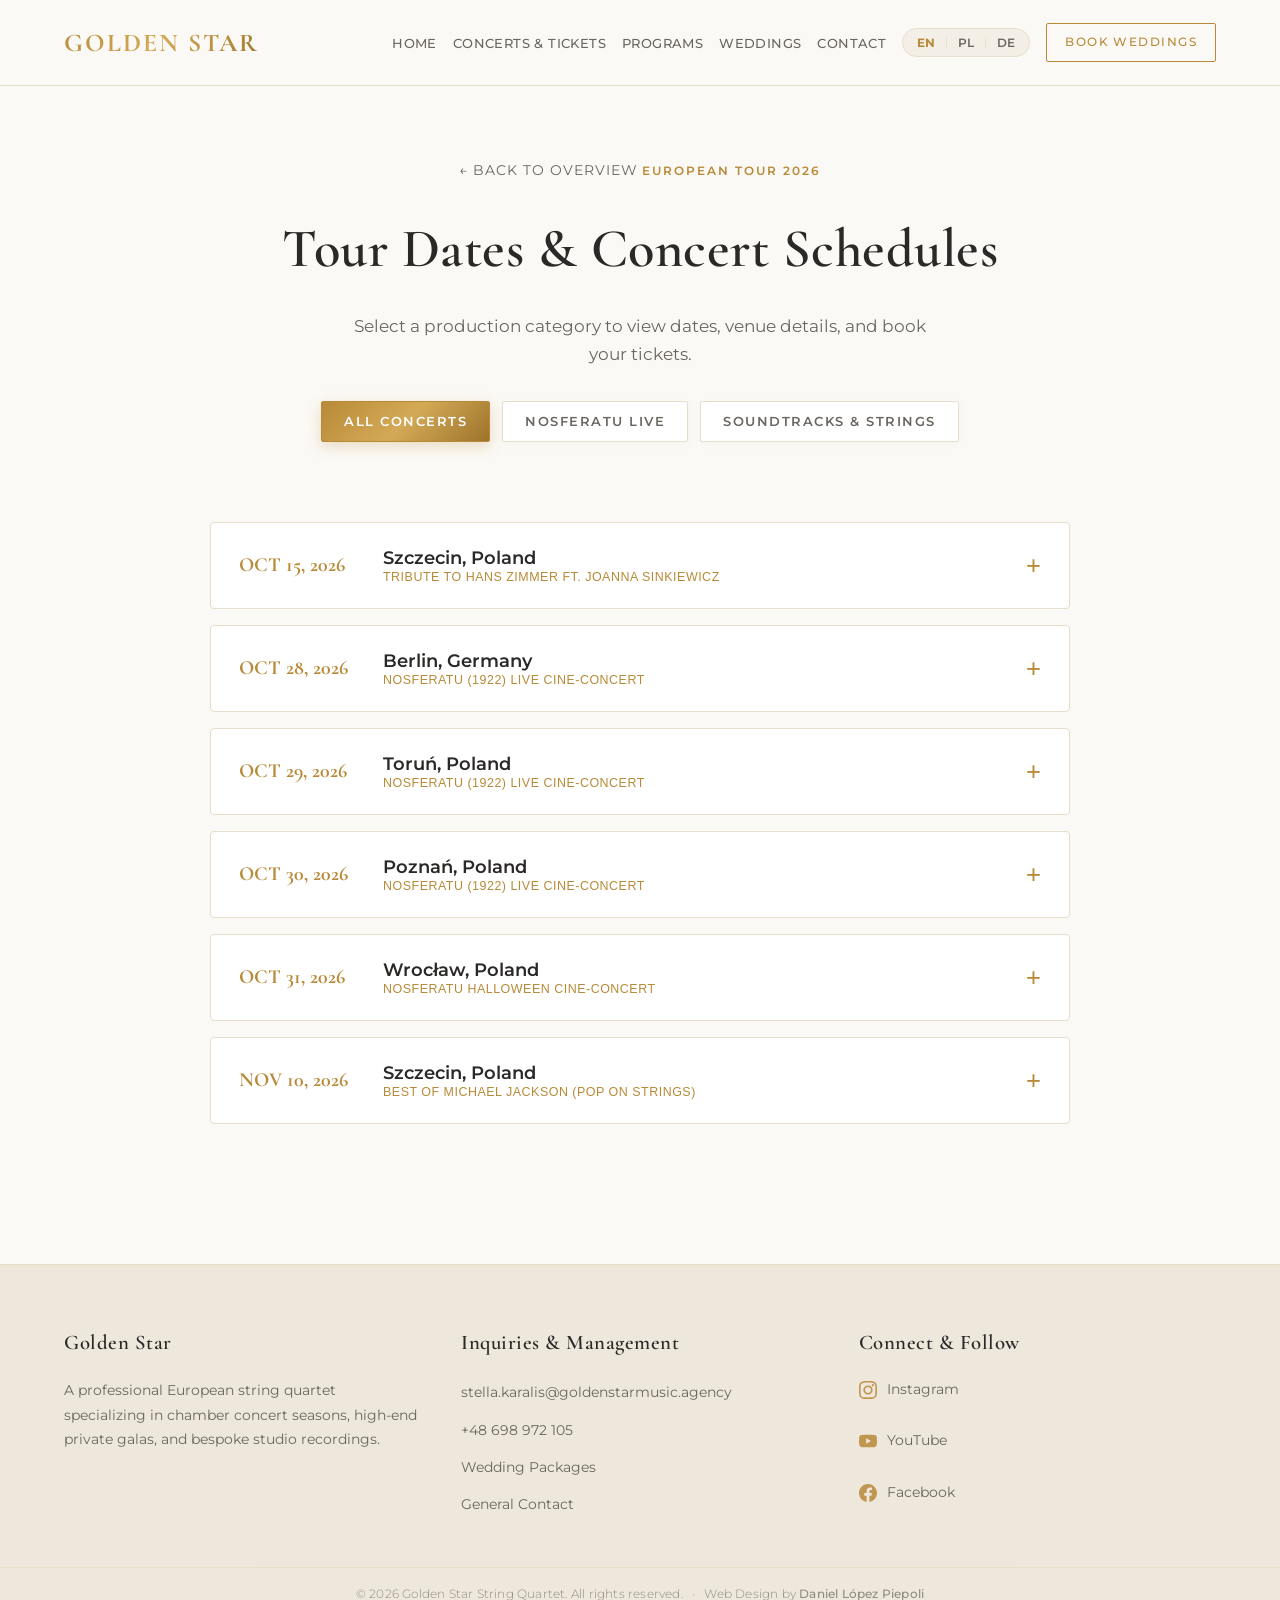
<file: tour-dates.html>
<!DOCTYPE html>
<html lang="en">
<head>
  <meta charset="UTF-8">
  <meta name="viewport" content="width=device-width, initial-scale=1.0">
  <meta name="description" content="Tour Dates and Tickets for Golden Star String Quartet live in concert.">
  <title>Tour Dates & Tickets | Golden Star Quartet</title>

  <link rel="preconnect" href="https://fonts.googleapis.com">
  <link rel="preconnect" href="https://fonts.gstatic.com" crossorigin>
  <link href="https://fonts.googleapis.com/css2?family=Cormorant+Garamond:ital,wght@0,400;0,600;0,700;1,400&family=Montserrat:wght@300;400;500;600&display=swap" rel="stylesheet">
  <link rel="stylesheet" href="styles.css">
  <link rel="icon" type="image/jpeg" href="assets/favicon-goldenstar.jpg">
</head>
<body>

  <!-- HEADER -->
  <header id="main-header">
    <div class="container header-inner">
      <a href="index.html" class="nav-brand">GOLDEN STAR</a>
      <button class="menu-toggle" id="menu-toggle" aria-label="Toggle navigation menu">
        <span></span><span></span><span></span>
      </button>
      <nav class="nav-container" id="nav-container">
        <ul class="nav-links">
          <li><a href="index.html" class="nav-link" data-i18n="nav_home">Home</a></li>
          <li><a href="tour-dates.html" class="nav-link" data-i18n="nav_concerts">Concerts & Tickets</a></li>
          <li><a href="programs.html" class="nav-link" data-i18n="nav_programs">Programs</a></li>
          <li><a href="weddings.html" class="nav-link" data-i18n="nav_weddings">Weddings</a></li>
          <li><a href="contact.html" class="nav-link" data-i18n="nav_contact">Contact</a></li>
        </ul>

        <!-- Language Selector -->
        <div class="lang-switch">
          <button class="lang-btn active" data-lang="en">EN</button>
          <span class="lang-divider">|</span>
          <button class="lang-btn" data-lang="pl">PL</button>
          <span class="lang-divider">|</span>
          <button class="lang-btn" data-lang="de">DE</button>
        </div>

        <a href="weddings.html#wedding-inquiry" class="btn btn-outline btn-nav" data-i18n="btn_book_weddings">Book Weddings</a>
      </nav>
    </div>
  </header>

  <!-- TOUR HERO -->
  <section class="tour-header-section">
    <div class="container">
      <a href="index.html#concerts" class="back-link" data-i18n="tour_back_link">← Back to Overview</a>
      <span class="badge" style="margin-top: 15px;" data-i18n="tour_hero_badge">European Tour 2026</span>
      <h1 data-i18n="tour_hero_title">Tour Dates & Concert Schedules</h1>
      <p class="tour-desc" data-i18n="tour_hero_desc">Select a production category to view dates, venue details, and book your tickets.</p>
      
      <!-- BOTONES DE FILTRO (TABS) -->
      <div class="filter-tab-bar">
        <button class="filter-tab-btn active" data-filter="all" data-i18n="tour_filter_all">All Concerts</button>
        <button class="filter-tab-btn" data-filter="nosferatu" data-i18n="tour_filter_nosferatu">Nosferatu Live</button>
        <button class="filter-tab-btn" data-filter="soundtracks" data-i18n="tour_filter_soundtracks">Soundtracks & Strings</button>
      </div>
    </div>
  </section>

  <!-- CIUDADES & ACORDEÓN INTERACTIVO -->
  <main class="container" style="padding-bottom: 80px;">

    <div class="cities-container" id="citiesContainer">

      <!-- HANS ZIMMER: SZCZECIN (OCT 15, 2026) -->
      <div class="city-accordion-item" data-category="soundtracks">
        <button class="city-accordion-header">
          <div class="city-title-group">
            <span class="city-date" data-i18n="tour_d1_date">OCT 15, 2026</span>
            <div class="city-meta-wrap">
              <span class="city-name" data-i18n="tour_d1_city">Szczecin, Poland</span>
              <span class="city-production-tag" data-i18n="tour_d1_tag">Tribute to Hans Zimmer ft. Joanna Sinkiewicz</span>
            </div>
          </div>
          <span class="accordion-icon">+</span>
        </button>
        <div class="city-accordion-body">
          <div class="venue-info-grid">
            <div class="venue-details">
              <h4 data-i18n="tour_venue_title">Venue & Schedule</h4>
              <p><strong><span data-i18n="tour_lbl_venue">Venue:</span></strong> Nowa Dekadencja (Szczecińskie Centrum Kultury)</p>
              <p><strong><span data-i18n="tour_lbl_starts">Concert Starts:</span></strong> 19:30</p>
              <p class="venue-note" data-i18n="tour_d1_note">Featuring guest vocalist Joanna Sinkiewicz performing Interstellar, Gladiator, and Inception themes with the Golden Star Quartet.</p>
            </div>
            <div class="ticket-action-box">
              <span class="ticket-status" data-i18n="badge_presale_active">Official Presale Active</span>
              <a href="https://www.ebilet.pl/klasyka/muzyka-filmowa/tribute-to-hans-zimmer?srsltid=AfmBOoqo48l4LVL0lE-1UVKaYrMuffGh_f7ANNVoY0e38yBBhvkjArsb" target="_blank" rel="noopener noreferrer" class="btn btn-gold btn-full" data-i18n="tour_btn_buy_generic">
                Buy Tickets ↗
              </a>
            </div>
          </div>
        </div>
      </div>

      <!-- NOSFERATU 1: BERLIN (OCT 28, 2026) -->
      <div class="city-accordion-item" data-category="nosferatu">
        <button class="city-accordion-header">
          <div class="city-title-group">
            <span class="city-date" data-i18n="tour_d2_date">OCT 28, 2026</span>
            <div class="city-meta-wrap">
              <span class="city-name" data-i18n="tour_d2_city">Berlin, Germany</span>
              <span class="city-production-tag" data-i18n="tour_d2_tag">Nosferatu (1922) Live Cine-Concert</span>
            </div>
          </div>
          <span class="accordion-icon">+</span>
        </button>
        <div class="city-accordion-body">
          <div class="venue-info-grid">
            <div class="venue-details">
              <h4 data-i18n="tour_venue_title">Venue & Schedule</h4>
              <p><strong><span data-i18n="tour_lbl_venue">Venue:</span></strong> Theater am Delphi</p>
              <p><strong><span data-i18n="tour_lbl_address">Address:</span></strong> Gustav-Adolf-Straße 2, 13086 Berlin</p>
              <p><strong><span data-i18n="tour_lbl_screening_score">Screening & Live Score:</span></strong> 19:30</p>
              <p class="venue-note" data-i18n="tour_d2_note">1922 silent film with string sextet, piano & conductor Katarzyna Marek performing Johannes Brahms (~65 mins).</p>
            </div>
            <div class="ticket-action-box">
              <span class="ticket-status" data-i18n="badge_presale_active">Official Presale Active</span>
              <a href="https://eventfrog.de/en/p/classical-music-operas/classical-music/nosferatu-1922-eine-symphonie-des-grauens-mit-live-music-7498376787619005592.html" target="_blank" rel="noopener noreferrer" class="btn btn-gold btn-full" data-i18n="tour_btn_buy_generic">
                Buy Tickets ↗
              </a>
            </div>
          </div>
        </div>
      </div>

      <!-- NOSFERATU 2: TORUŃ (OCT 29, 2026) -->
      <div class="city-accordion-item" data-category="nosferatu">
        <button class="city-accordion-header">
          <div class="city-title-group">
            <span class="city-date" data-i18n="tour_d3_date">OCT 29, 2026</span>
            <div class="city-meta-wrap">
              <span class="city-name" data-i18n="tour_d3_city">Toruń, Poland</span>
              <span class="city-production-tag" data-i18n="tour_d3_tag">Nosferatu (1922) Live Cine-Concert</span>
            </div>
          </div>
          <span class="accordion-icon">+</span>
        </button>
        <div class="city-accordion-body">
          <div class="venue-info-grid">
            <div class="venue-details">
              <h4 data-i18n="tour_venue_title">Venue & Schedule</h4>
              <p><strong><span data-i18n="tour_lbl_venue">Venue:</span></strong> Dwór Artusa (Centrum Kultury)</p>
              <p><strong><span data-i18n="tour_lbl_address">Address:</span></strong> Rynek Staromiejski 6, 87-100 Toruń</p>
              <p><strong><span data-i18n="tour_lbl_screening_score">Screening & Live Score:</span></strong> 19:00</p>
              <p class="venue-note" data-i18n="tour_d3_note">Gothic atmosphere under ambient candlelit stage setup.</p>
            </div>
            <div class="ticket-action-box">
              <span class="ticket-status" data-i18n="badge_presale_active">Official Presale Active</span>
              <a href="https://www.kupbilecik.pl/pl/event/217458/torun/nosferatu-symfonia-grozy" target="_blank" rel="noopener noreferrer" class="btn btn-gold btn-full" data-i18n="tour_btn_buy_generic">
                Buy Tickets ↗
              </a>
            </div>
          </div>
        </div>
      </div>

      <!-- NOSFERATU 3: POZNAŃ (OCT 30, 2026) -->
      <div class="city-accordion-item" data-category="nosferatu">
        <button class="city-accordion-header">
          <div class="city-title-group">
            <span class="city-date" data-i18n="tour_d4_date">OCT 30, 2026</span>
            <div class="city-meta-wrap">
              <span class="city-name" data-i18n="tour_d4_city">Poznań, Poland</span>
              <span class="city-production-tag" data-i18n="tour_d4_tag">Nosferatu (1922) Live Cine-Concert</span>
            </div>
          </div>
          <span class="accordion-icon">+</span>
        </button>
        <div class="city-accordion-body">
          <div class="venue-info-grid">
            <div class="venue-details">
              <h4 data-i18n="tour_venue_title">Venue & Schedule</h4>
              <p><strong><span data-i18n="tour_lbl_venue">Venue:</span></strong> Pałac Mielżyńskich</p>
              <p><strong><span data-i18n="tour_lbl_address">Address:</span></strong> Stary Rynek 91, 61-772 Poznań</p>
              <p><strong><span data-i18n="tour_lbl_screening_score">Screening & Live Score:</span></strong> 19:00</p>
              <p class="venue-note" data-i18n="tour_d4_note">Expressionist silent cine-concert with augmented chamber sextet and piano.</p>
            </div>
            <div class="ticket-action-box">
              <span class="ticket-status" data-i18n="badge_presale_active">Official Presale Active</span>
              <a href="https://www.ebilet.pl/klasyka/koncert/nosferatu" target="_blank" rel="noopener noreferrer" class="btn btn-gold btn-full" data-i18n="tour_btn_buy_generic">
                Buy Tickets ↗
              </a>
            </div>
          </div>
        </div>
      </div>

      <!-- NOSFERATU 4: WROCŁAW (OCT 31, 2026) -->
      <div class="city-accordion-item" data-category="nosferatu">
        <button class="city-accordion-header">
          <div class="city-title-group">
            <span class="city-date" data-i18n="tour_d5_date">OCT 31, 2026</span>
            <div class="city-meta-wrap">
              <span class="city-name" data-i18n="tour_d5_city">Wrocław, Poland</span>
              <span class="city-production-tag" data-i18n="tour_d5_tag">Nosferatu Halloween Cine-Concert</span>
            </div>
          </div>
          <span class="accordion-icon">+</span>
        </button>
        <div class="city-accordion-body">
          <div class="venue-info-grid">
            <div class="venue-details">
              <h4 data-i18n="tour_venue_title">Venue & Schedule</h4>
              <p><strong><span data-i18n="tour_lbl_venue">Venue:</span></strong> Kino Nowe Horyzonty</p>
              <p><strong><span data-i18n="tour_lbl_address">Address:</span></strong> Kazimierza Wielkiego 19a/21, 50-077 Wrocław</p>
              <p><strong><span data-i18n="tour_lbl_screening_starts">Screening Starts:</span></strong> 18:00</p>
              <p class="venue-note" data-i18n="tour_d5_note">Special Halloween evening screening with live musical narrative conducted by Katarzyna Marek.</p>
            </div>
            <div class="ticket-action-box">
              <span class="ticket-status" data-i18n="badge_presale_active">Official Presale Active</span>
              <a href="https://www.kinonh.pl/bilety.do?eventId=198305&rl=https://www.kinonh.pl/op.s?id=22263" target="_blank" rel="noopener noreferrer" class="btn btn-gold btn-full" data-i18n="tour_btn_buy_generic">
                Buy Tickets ↗
              </a>
              <!-- Para PRE - Sales
              <span class="ticket-status" style="color: var(--text-muted);" data-i18n="badge_presale_soon">Presale Opening Soon</span>
              <a href="contact.html" class="btn btn-outline btn-full" data-i18n="btn_contact_booking">
                Contact for Tickets
              </a>-->
            </div>
          </div>
        </div>
      </div>

      <!-- MICHAEL JACKSON: SZCZECIN (NOV 10, 2026) -->
      <div class="city-accordion-item" data-category="soundtracks">
        <button class="city-accordion-header">
          <div class="city-title-group">
            <span class="city-date" data-i18n="tour_d6_date">NOV 10, 2026</span>
            <div class="city-meta-wrap">
              <span class="city-name" data-i18n="tour_d6_city">Szczecin, Poland</span>
              <span class="city-production-tag" data-i18n="tour_d6_tag">Best of Michael Jackson (Pop on Strings)</span>
            </div>
          </div>
          <span class="accordion-icon">+</span>
        </button>
        <div class="city-accordion-body">
          <div class="venue-info-grid">
            <div class="venue-details">
              <h4 data-i18n="tour_venue_title">Venue & Schedule</h4>
              <p><strong><span data-i18n="tour_lbl_venue">Venue:</span></strong> Jazzment Klub</p>
              <p><strong><span data-i18n="tour_lbl_address">Address:</span></strong> Kurkowa 4/1, 70-535 Szczecin</p>
              <p><strong><span data-i18n="tour_lbl_starts">Concert Starts:</span></strong> 20:00</p>
              <p class="venue-note" data-i18n="tour_d6_note">Iconic hits (Billie Jean, Smooth Criminal, Thriller, Beat It) in high-energy classical quartet arrangements.</p>
            </div>
            <div class="ticket-action-box">
              <span class="ticket-status" data-i18n="badge_presale_active">Official Presale Active</span>
              <a href="https://jazzmentklub.tixx.pl/bilety/3553/best-of-michael-jackson-na-cztery-smyczki.html" target="_blank" rel="noopener noreferrer" class="btn btn-gold btn-full" data-i18n="tour_btn_buy_generic">
                Buy Tickets ↗
              </a>
            </div>
          </div>
        </div>
      </div>

      <!-- ================= FECHAS EN ESPERA / PENDIENTES DE CONFIRMACIÓN ================= -->
      <!--
      CLASSICAL CONCERT: MUNICH (NOV 05, 2026)
      <div class="city-accordion-item" data-category="classical">
        <button class="city-accordion-header">
          <div class="city-title-group">
            <span class="city-date">NOV 05, 2026</span>
            <div class="city-meta-wrap">
              <span class="city-name">Munich, Germany</span>
              <span class="city-production-tag">Classical Masterpieces</span>
            </div>
          </div>
          <span class="accordion-icon">+</span>
        </button>
        <div class="city-accordion-body">
          <div class="venue-info-grid">
            <div class="venue-details">
              <h4>Venue & Schedule</h4>
              <p><strong>Venue:</strong> Allerheiligen-Hofkirche (Residenz München)</p>
              <p><strong>Address:</strong> Residenzstraße 1, 80333 München</p>
              <p><strong>Concert Starts:</strong> 20:00</p>
              <p class="venue-note">Dvořák "American" & Ravel String Quartet in F Major.</p>
            </div>
            <div class="ticket-action-box">
              <span class="ticket-status">Selling Fast</span>
              <a href="https://www.eventim.de" target="_blank" rel="noopener noreferrer" class="btn btn-gold btn-full">
                Buy Tickets on Eventim ↗
              </a>
            </div>
          </div>
        </div>
      </div>

      CINEMA / SOUNDTRACKS: VIENNA (NOV 19, 2026)
      <div class="city-accordion-item" data-category="soundtracks">
        <button class="city-accordion-header">
          <div class="city-title-group">
            <span class="city-date">NOV 19, 2026</span>
            <div class="city-meta-wrap">
              <span class="city-name">Vienna, Austria</span>
              <span class="city-production-tag">Cinema & Studio Ghibli Symphonic</span>
            </div>
          </div>
          <span class="accordion-icon">+</span>
        </button>
        <div class="city-accordion-body">
          <div class="venue-info-grid">
            <div class="venue-details">
              <h4>Venue & Schedule</h4>
              <p><strong>Venue:</strong> Ehrbar Saal</p>
              <p><strong>Address:</strong> Mühlgasse 30, 1040 Wien</p>
              <p><strong>Concert Starts:</strong> 19:30</p>
              <p class="venue-note">Studio Ghibli suite & modern cinema soundtrack highlights.</p>
            </div>
            <div class="ticket-action-box">
              <span class="ticket-status">Official Presale Active</span>
              <a href="https://www.oeticket.com" target="_blank" rel="noopener noreferrer" class="btn btn-gold btn-full">
                Buy Tickets on OETicket ↗
              </a>
            </div>
          </div>
        </div>
      </div>
      -->

    </div>

  </main>

  <!-- FOOTER -->
  <footer id="contact">
    <div class="container footer-content">
      <div class="footer-col">
        <h4>Golden Star</h4>
        <p data-i18n="footer_tagline">A professional European string quartet specializing in chamber concert seasons, high-end private galas, and bespoke studio recordings.</p>
      </div>
      <div class="footer-col">
        <h4 data-i18n="footer_inquiries_title">Inquiries & Management</h4>
        <ul>
          <li><a href="mailto:stella.karalis@goldenstarmusic.agency">stella.karalis@goldenstarmusic.agency</a></li>
          <li><a href="tel:+48698972105">+48 698 972 105</a></li>
          <li><a href="weddings.html" data-i18n="footer_link_packages">Wedding Packages</a></li>
          <li><a href="contact.html" data-i18n="footer_link_contact">General Contact</a></li>
        </ul>
      </div>
      <div class="footer-col">
        <h4 data-i18n="footer_connect_title">Connect & Follow</h4>
        <ul class="social-links-list">
          <li>
            <a href="https://www.instagram.com/golden.star.quartet?igsh=MTdlNHd3OGw3M2x0dw==" target="_blank" rel="noopener noreferrer" class="social-link-item">
              <svg class="social-icon" viewBox="0 0 24 24" width="18" height="18" fill="currentColor"><path d="M12 2.163c3.204 0 3.584.012 4.85.07 3.252.148 4.771 1.691 4.919 4.919.058 1.265.069 1.645.069 4.849 0 3.205-.012 3.584-.069 4.849-.149 3.225-1.664 4.771-4.919 4.919-1.266.058-1.644.07-4.85.07-3.204 0-3.584-.012-4.849-.07-3.26-.149-4.771-1.699-4.919-4.92-.058-1.265-.07-1.644-.07-4.849 0-3.204.013-3.583.07-4.849.149-3.227 1.664-4.771 4.919-4.919 1.266-.057 1.645-.069 4.849-.069zm0-2.163c-3.259 0-3.667.014-4.947.072-4.358.2-6.78 2.618-6.98 6.98-.059 1.281-.073 1.689-.073 4.948 0 3.259.014 3.668.072 4.948.2 4.358 2.618 6.78 6.98 6.98 1.281.058 1.689.072 4.948.072 3.259 0 3.668-.014 4.948-.072 4.354-.2 6.782-2.618 6.979-6.98.059-1.28.073-1.689.073-4.948 0-3.259-.014-3.667-.072-4.947-.196-4.354-2.617-6.78-6.979-6.98-1.281-.059-1.69-.073-4.949-.073zm0 5.838c-3.403 0-6.162 2.759-6.162 6.162s2.759 6.163 6.162 6.163 6.162-2.759 6.162-6.163c0-3.403-2.759-6.162-6.162-6.162zm0 10.162c-2.209 0-4-1.79-4-4 0-2.209 1.791-4 4-4s4 1.791 4 4c0 2.21-1.791 4-4 4zm6.406-11.845c-.796 0-1.441.645-1.441 1.44s.645 1.44 1.441 1.44c.795 0 1.439-.645 1.439-1.44s-.644-1.44-1.439-1.44z"/></svg>
              <span>Instagram</span>
            </a>
          </li>
          <li>
            <a href="https://youtube.com/@goldenstarmusic9558?si=VsHqpjnXFXoA_g_7" target="_blank" rel="noopener noreferrer" class="social-link-item">
              <svg class="social-icon" viewBox="0 0 24 24" width="18" height="18" fill="currentColor"><path d="M23.498 6.186a3.016 3.016 0 0 0-2.122-2.136C19.505 3.545 12 3.545 12 3.545s-7.505 0-9.377.505A3.017 3.017 0 0 0 .502 6.186C0 8.07 0 12 0 12s0 3.93.502 5.814a3.016 3.016 0 0 0 2.122 2.136c1.871.505 9.376.505 9.376.505s7.505 0 9.377-.505a3.015 3.015 0 0 0 2.122-2.136C24 15.93 24 12 24 12s0-3.93-.502-5.814zM9.545 15.568V8.432L15.818 12l-6.273 3.568z"/></svg>
              <span>YouTube</span>
            </a>
          </li>
          <li>
            <a href="https://www.facebook.com/Golden.Star.Music.Poland/" target="_blank" rel="noopener noreferrer" class="social-link-item">
              <svg class="social-icon" viewBox="0 0 24 24" width="18" height="18" fill="currentColor"><path d="M24 12.073c0-6.627-5.373-12-12-12s-12 5.373-12 12c0 5.99 4.388 10.954 10.125 11.854v-8.385H7.078v-3.47h3.047V9.43c0-3.007 1.792-4.669 4.533-4.669 1.312 0 2.686.235 2.686.235v2.953H15.83c-1.491 0-1.956.925-1.956 1.874v2.25h3.328l-.532 3.47h-2.796v8.385C19.612 23.027 24 18.062 24 12.073z"/></svg>
              <span>Facebook</span>
            </a>
          </li>
        </ul>
      </div>
    </div>
    <div class="footer-bottom">
      <span data-i18n="footer_rights">© 2026 Golden Star String Quartet. All rights reserved.</span>
      <span class="footer-separator">•</span>
      <span><span data-i18n="footer_design_by">Web Design by</span> <a href="https://github.com/danielopezpiepoli" target="_blank" rel="noopener noreferrer" class="designer-name">Daniel López Piepoli</a></span>
    </div>
  </footer>

  <script src="script.js"></script>
</body>
</html>
</file>
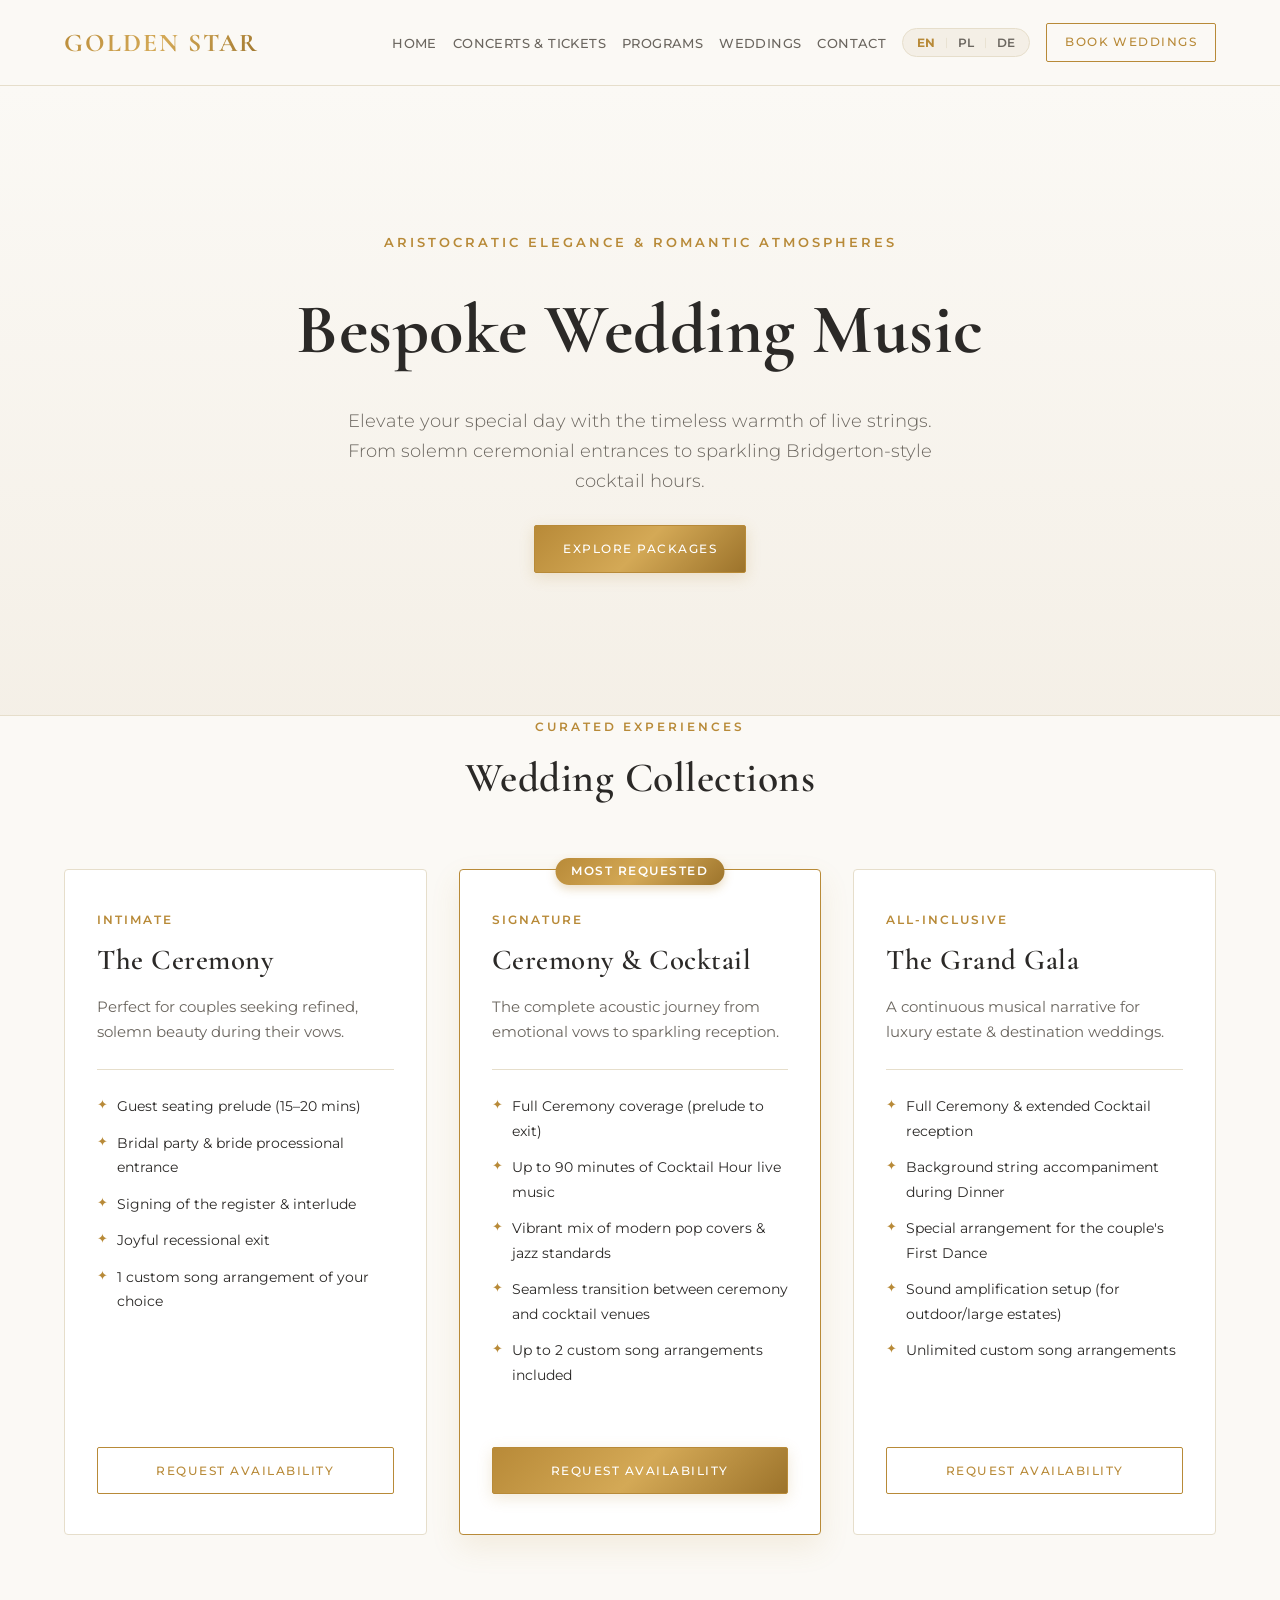
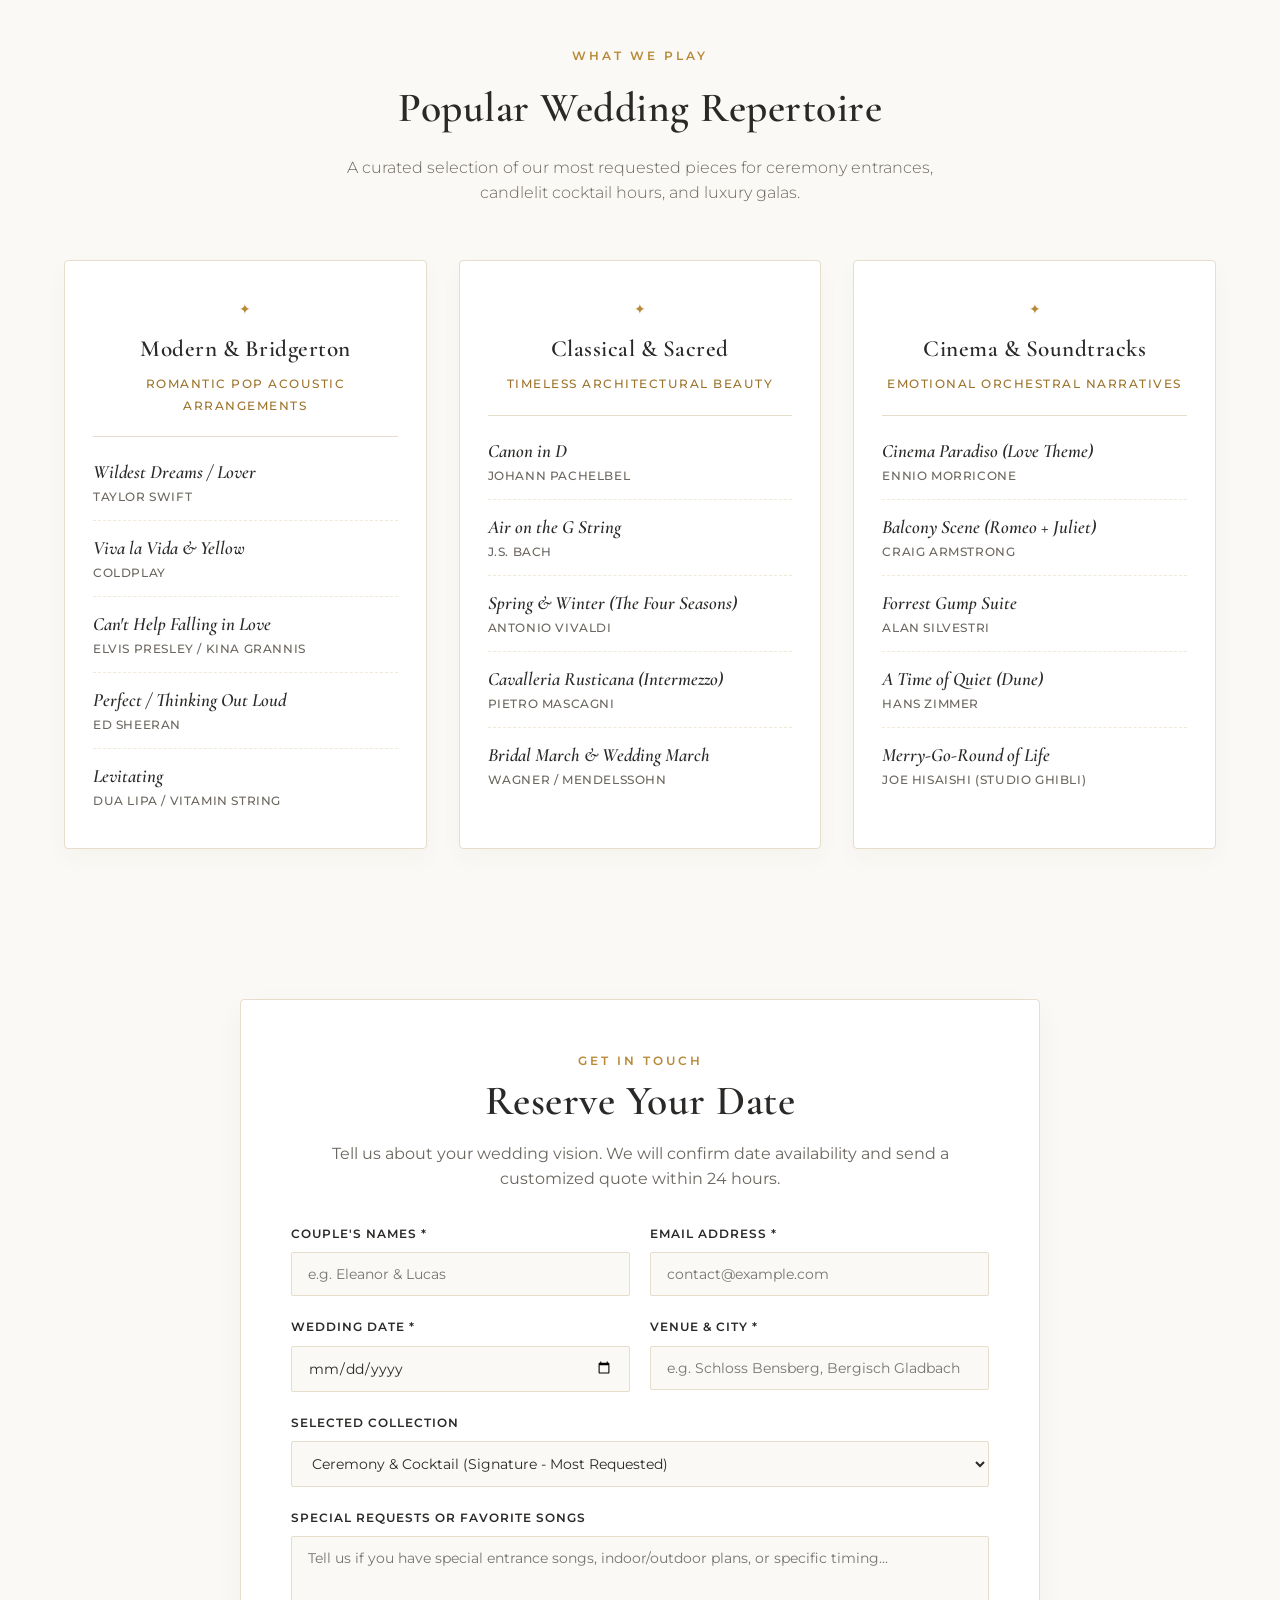
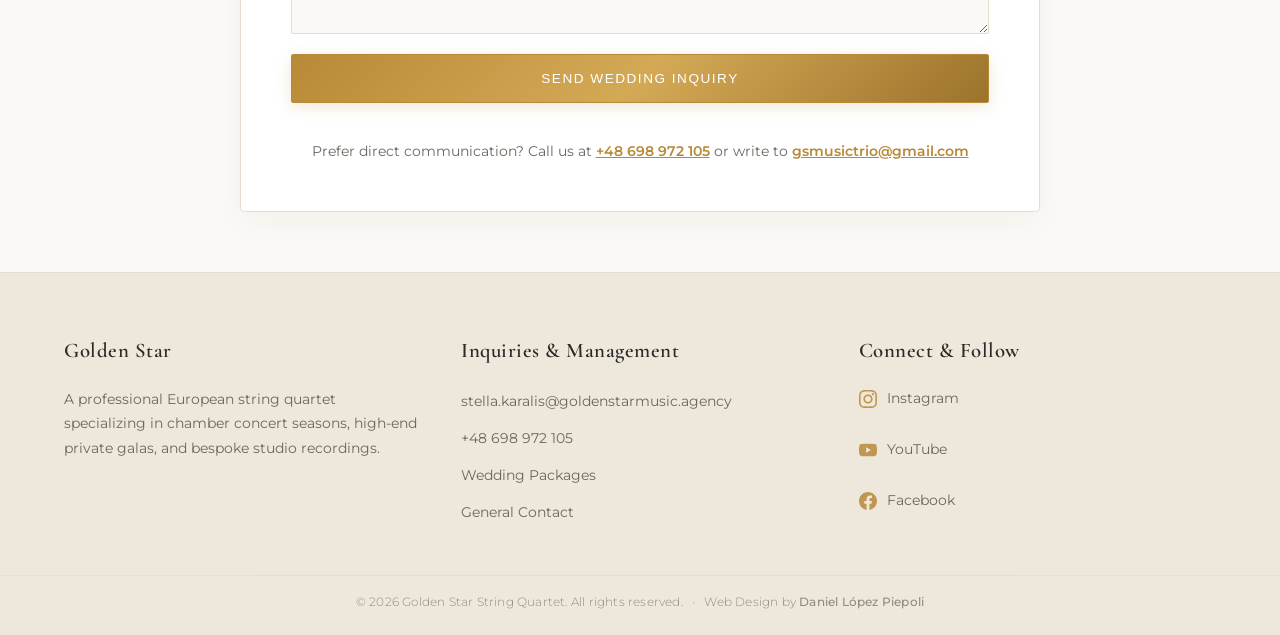
<file: weddings.html>
<!DOCTYPE html>
<html lang="en">
<head>
  <meta charset="UTF-8">
  <meta name="viewport" content="width=device-width, initial-scale=1.0">
  <meta name="description" content="Bespoke luxury wedding music by Golden Star String Quartet. Ceremony, cocktail hour, and gala reception packages.">
  <title>Wedding Packages & Bespoke Music | Golden Star Quartet</title>

  <!-- Google Fonts -->
  <link rel="preconnect" href="https://fonts.googleapis.com">
  <link rel="preconnect" href="https://fonts.gstatic.com" crossorigin>
  <link href="https://fonts.googleapis.com/css2?family=Cormorant+Garamond:ital,wght@0,400;0,600;0,700;1,400&family=Montserrat:wght@300;400;500;600&display=swap" rel="stylesheet">

  <link rel="stylesheet" href="styles.css">
  <link rel="icon" type="image/jpeg" href="assets/favicon-goldenstar.jpg">
</head>
<body>

  <!-- HEADER UNIFICADO -->
  <header id="main-header">
    <div class="container header-inner">
      <a href="index.html" class="nav-brand">GOLDEN STAR</a>

      <button class="menu-toggle" id="menu-toggle" aria-label="Toggle navigation menu">
        <span></span>
        <span></span>
        <span></span>
      </button>

      <nav class="nav-container" id="nav-container">
        <ul class="nav-links">
          <li><a href="index.html" class="nav-link" data-i18n="nav_home">Home</a></li>
          <li><a href="tour-dates.html" class="nav-link" data-i18n="nav_concerts">Concerts & Tickets</a></li>
          <li><a href="programs.html" class="nav-link" data-i18n="nav_programs">Programs</a></li>
          <li><a href="weddings.html" class="nav-link" data-i18n="nav_weddings">Weddings</a></li>
          <li><a href="contact.html" class="nav-link" data-i18n="nav_contact">Contact</a></li>
        </ul>

        <!-- Language Selector -->
        <div class="lang-switch">
          <button class="lang-btn active" data-lang="en">EN</button>
          <span class="lang-divider">|</span>
          <button class="lang-btn" data-lang="pl">PL</button>
          <span class="lang-divider">|</span>
          <button class="lang-btn" data-lang="de">DE</button>
        </div>

        <a href="weddings.html#wedding-inquiry" class="btn btn-outline btn-nav" data-i18n="btn_book_weddings">Book Weddings</a>
      </nav>
    </div>
  </header>

  <!-- HERO SECTION -->
  <section class="wedding-hero">
    <div class="container wedding-hero-content">
      <span class="hero-tagline" data-i18n="wed_hero_tagline">Aristocratic Elegance & Romantic Atmospheres</span>
      <h1 data-i18n="wed_hero_title">Bespoke Wedding Music</h1>
      <p data-i18n="wed_hero_desc">Elevate your special day with the timeless warmth of live strings. From solemn ceremonial entrances to sparkling *Bridgerton-style* cocktail hours.</p>
      <a href="#packages" class="btn btn-gold" data-i18n="wed_hero_btn_explore">Explore Packages</a>
    </div>
  </section>

  <main class="container">

    <!-- PACKAGES SECTION -->
    <section id="packages" class="section-container">
      <div class="section-title">
        <span data-i18n="wed_pkg_uptitle">Curated Experiences</span>
        <h2 data-i18n="wed_pkg_main_title">Wedding Collections</h2>
      </div>

      <div class="packages-grid">
        
        <!-- Package 1 -->
        <div class="package-card">
          <div class="package-header">
            <span class="package-tag" data-i18n="wed_p1_tag">Intimate</span>
            <h3 data-i18n="wed_p1_title">The Ceremony</h3>
            <p class="package-desc" data-i18n="wed_p1_desc">Perfect for couples seeking refined, solemn beauty during their vows.</p>
          </div>
          <ul class="package-features">
            <li data-i18n="wed_p1_f1">Guest seating prelude (15–20 mins)</li>
            <li data-i18n="wed_p1_f2">Bridal party & bride processional entrance</li>
            <li data-i18n="wed_p1_f3">Signing of the register & interlude</li>
            <li data-i18n="wed_p1_f4">Joyful recessional exit</li>
            <li data-i18n="wed_p1_f5">1 custom song arrangement of your choice</li>
          </ul>
          <div class="package-footer">
            <a href="#wedding-inquiry" class="btn btn-outline btn-full select-package-btn" data-package="The Ceremony" data-i18n="wed_btn_req_avail">Request Availability</a>
          </div>
        </div>

        <!-- Package 2 (Featured) -->
        <div class="package-card featured-package">
          <div class="popular-ribbon" data-i18n="wed_p2_ribbon">Most Requested</div>
          <div class="package-header">
            <span class="package-tag" data-i18n="wed_p2_tag">Signature</span>
            <h3 data-i18n="wed_p2_title">Ceremony & Cocktail</h3>
            <p class="package-desc" data-i18n="wed_p2_desc">The complete acoustic journey from emotional vows to sparkling reception.</p>
          </div>
          <ul class="package-features">
            <li data-i18n="wed_p2_f1"><strong>Full Ceremony coverage</strong> (prelude to exit)</li>
            <li data-i18n="wed_p2_f2"><strong>Up to 90 minutes of Cocktail Hour live music</strong></li>
            <li data-i18n="wed_p2_f3">Vibrant mix of modern pop covers & jazz standards</li>
            <li data-i18n="wed_p2_f4">Seamless transition between ceremony and cocktail venues</li>
            <li data-i18n="wed_p2_f5">Up to 2 custom song arrangements included</li>
          </ul>
          <div class="package-footer">
            <a href="#wedding-inquiry" class="btn btn-gold btn-full select-package-btn" data-package="Ceremony & Cocktail" data-i18n="wed_btn_req_avail">Request Availability</a>
          </div>
        </div>

        <!-- Package 3 -->
        <div class="package-card">
          <div class="package-header">
            <span class="package-tag" data-i18n="wed_p3_tag">All-Inclusive</span>
            <h3 data-i18n="wed_p3_title">The Grand Gala</h3>
            <p class="package-desc" data-i18n="wed_p3_desc">A continuous musical narrative for luxury estate & destination weddings.</p>
          </div>
          <ul class="package-features">
            <li data-i18n="wed_p3_f1"><strong>Full Ceremony & extended Cocktail reception</strong></li>
            <li data-i18n="wed_p3_f2">Background string accompaniment during Dinner</li>
            <li data-i18n="wed_p3_f3">Special arrangement for the couple's First Dance</li>
            <li data-i18n="wed_p3_f4">Sound amplification setup (for outdoor/large estates)</li>
            <li data-i18n="wed_p3_f5">Unlimited custom song arrangements</li>
          </ul>
          <div class="package-footer">
            <a href="#wedding-inquiry" class="btn btn-outline btn-full select-package-btn" data-package="The Grand Gala" data-i18n="wed_btn_req_avail">Request Availability</a>
          </div>
        </div>

      </div>
    </section>

    <!-- REPERTOIRE HIGHLIGHTS -->
    <section class="section-container wedding-repertoire-box">
      <div class="section-title">
        <span data-i18n="wed_rep_uptitle">What We Play</span>
        <h2 data-i18n="wed_rep_main_title">Popular Wedding Repertoire</h2>
        <p class="repertoire-lead" data-i18n="wed_rep_lead">A curated selection of our most requested pieces for ceremony entrances, candlelit cocktail hours, and luxury galas.</p>
      </div>

      <div class="rep-cards-grid">
        
        <!-- Columna 1 -->
        <div class="rep-card">
          <div class="rep-card-header">
            <span class="rep-card-icon">✦</span>
            <h3 data-i18n="wed_rep_c1_title">Modern & Bridgerton</h3>
            <p data-i18n="wed_rep_c1_desc">Romantic pop acoustic arrangements</p>
          </div>
          <ul class="rep-song-list">
            <li>
              <span class="song-title">Wildest Dreams / Lover</span>
              <span class="song-artist">Taylor Swift</span>
            </li>
            <li>
              <span class="song-title">Viva la Vida & Yellow</span>
              <span class="song-artist">Coldplay</span>
            </li>
            <li>
              <span class="song-title">Can't Help Falling in Love</span>
              <span class="song-artist">Elvis Presley / Kina Grannis</span>
            </li>
            <li>
              <span class="song-title">Perfect / Thinking Out Loud</span>
              <span class="song-artist">Ed Sheeran</span>
            </li>
            <li>
              <span class="song-title">Levitating</span>
              <span class="song-artist">Dua Lipa / Vitamin String</span>
            </li>
          </ul>
        </div>

        <!-- Columna 2 -->
        <div class="rep-card">
          <div class="rep-card-header">
            <span class="rep-card-icon">✦</span>
            <h3 data-i18n="wed_rep_c2_title">Classical & Sacred</h3>
            <p data-i18n="wed_rep_c2_desc">Timeless architectural beauty</p>
          </div>
          <ul class="rep-song-list">
            <li>
              <span class="song-title">Canon in D</span>
              <span class="song-artist">Johann Pachelbel</span>
            </li>
            <li>
              <span class="song-title">Air on the G String</span>
              <span class="song-artist">J.S. Bach</span>
            </li>
            <li>
              <span class="song-title">Spring & Winter (The Four Seasons)</span>
              <span class="song-artist">Antonio Vivaldi</span>
            </li>
            <li>
              <span class="song-title">Cavalleria Rusticana (Intermezzo)</span>
              <span class="song-artist">Pietro Mascagni</span>
            </li>
            <li>
              <span class="song-title">Bridal March & Wedding March</span>
              <span class="song-artist">Wagner / Mendelssohn</span>
            </li>
          </ul>
        </div>

        <!-- Columna 3 -->
        <div class="rep-card">
          <div class="rep-card-header">
            <span class="rep-card-icon">✦</span>
            <h3 data-i18n="wed_rep_c3_title">Cinema & Soundtracks</h3>
            <p data-i18n="wed_rep_c3_desc">Emotional orchestral narratives</p>
          </div>
          <ul class="rep-song-list">
            <li>
              <span class="song-title">Cinema Paradiso (Love Theme)</span>
              <span class="song-artist">Ennio Morricone</span>
            </li>
            <li>
              <span class="song-title">Balcony Scene (Romeo + Juliet)</span>
              <span class="song-artist">Craig Armstrong</span>
            </li>
            <li>
              <span class="song-title">Forrest Gump Suite</span>
              <span class="song-artist">Alan Silvestri</span>
            </li>
            <li>
              <span class="song-title">A Time of Quiet (Dune)</span>
              <span class="song-artist">Hans Zimmer</span>
            </li>
            <li>
              <span class="song-title">Merry-Go-Round of Life</span>
              <span class="song-artist">Joe Hisaishi (Studio Ghibli)</span>
            </li>
          </ul>
        </div>

      </div>
    </section>

    <!-- INQUIRY FORM -->
    <section id="wedding-inquiry" class="section-container inquiry-section">
      <div class="inquiry-form-wrapper">
        <div class="section-title">
          <span data-i18n="wed_form_uptitle">Get in Touch</span>
          <h2 data-i18n="wed_form_main_title">Reserve Your Date</h2>
          <p class="inquiry-subtitle" data-i18n="wed_form_subtitle">Tell us about your wedding vision. We will confirm date availability and send a customized quote within 24 hours.</p>
        </div>

        <form class="wedding-form" id="weddingForm" action="https://api.web3forms.com/submit" method="POST">
          <!-- Web3Forms Config -->
          <input type="hidden" name="access_key" value="36176c9e-833f-45e2-a64b-6a43bdbded02">
          <input type="hidden" name="subject" value="New Wedding Inquiry - Golden Star Quartet">
          <input type="hidden" name="from_name" value="Golden Star Weddings">
          <input type="checkbox" name="botcheck" style="display: none;">

          <div class="form-row">
            <div class="form-group">
              <label for="coupleNames" data-i18n="wed_lbl_names">Couple's Names *</label>
              <input type="text" id="coupleNames" name="names" placeholder="e.g. Eleanor & Lucas" data-i18n-placeholder="wed_ph_names" required>
            </div>
            <div class="form-group">
              <label for="email" data-i18n="wed_lbl_email">Email Address *</label>
              <input type="email" id="email" name="email" placeholder="contact@example.com" data-i18n-placeholder="wed_ph_email" required>
            </div>
          </div>

          <div class="form-row">
            <div class="form-group">
              <label for="weddingDate" data-i18n="wed_lbl_date">Wedding Date *</label>
              <input type="date" id="weddingDate" name="date" required>
            </div>
            <div class="form-group">
              <label for="location" data-i18n="wed_lbl_location">Venue & City *</label>
              <input type="text" id="location" name="location" placeholder="e.g. Schloss Bensberg, Bergisch Gladbach" data-i18n-placeholder="wed_ph_location" required>
            </div>
          </div>

          <div class="form-group">
            <label for="selectedPackage" data-i18n="wed_lbl_package">Selected Collection</label>
            <select id="selectedPackage" name="package">
              <option value="Ceremony & Cocktail (Signature)" data-i18n="wed_opt_p2">Ceremony & Cocktail (Signature - Most Requested)</option>
              <option value="The Ceremony (Intimate)" data-i18n="wed_opt_p1">The Ceremony (Intimate)</option>
              <option value="The Grand Gala (All-Inclusive)" data-i18n="wed_opt_p3">The Grand Gala (All-Inclusive)</option>
              <option value="Custom / Undecided" data-i18n="wed_opt_custom">Custom / Need Guidance</option>
            </select>
          </div>

          <div class="form-group">
            <label for="message" data-i18n="wed_lbl_message">Special Requests or Favorite Songs</label>
            <textarea id="message" name="message" rows="4" placeholder="Tell us if you have special entrance songs, indoor/outdoor plans, or specific timing..." data-i18n-placeholder="wed_ph_message"></textarea>
          </div>

          <button type="submit" id="submitBtn" class="btn btn-gold btn-full" style="padding: 16px; font-size: 0.85rem;" data-i18n="wed_btn_submit">Send Wedding Inquiry</button>

          <!-- Alternativa de contacto directo -->
          <p class="direct-mail-note">
            <span data-i18n="wed_direct_note_prefix">Prefer direct communication? Call us at</span> <a href="tel:+48698972105">+48 698 972 105</a> <span data-i18n="wed_direct_note_or">or write to</span> <a href="mailto:gsmusictrio@gmail.com">gsmusictrio@gmail.com</a>
          </p>

          <div id="formResult" style="margin-top: 18px; text-align: center; font-size: 0.9rem; display: none;"></div>
        </form>
      </div>
    </section>

  </main>

  <!-- FOOTER -->
  <footer id="contact">
    <div class="container footer-content">
      <div class="footer-col">
        <h4>Golden Star</h4>
        <p data-i18n="footer_tagline">A professional European string quartet specializing in chamber concert seasons, high-end private galas, and bespoke studio recordings.</p>
      </div>
      <div class="footer-col">
        <h4 data-i18n="footer_inquiries_title">Inquiries & Management</h4>
        <ul>
          <li><a href="mailto:stella.karalis@goldenstarmusic.agency">stella.karalis@goldenstarmusic.agency</a></li>
          <li><a href="tel:+48698972105">+48 698 972 105</a></li>
          <li><a href="weddings.html" data-i18n="footer_link_packages">Wedding Packages</a></li>
          <li><a href="contact.html" data-i18n="footer_link_contact">General Contact</a></li>
        </ul>
      </div>
      <div class="footer-col">
        <h4 data-i18n="footer_connect_title">Connect & Follow</h4>
        <ul class="social-links-list">
          <li>
            <a href="https://www.instagram.com/golden.star.quartet?igsh=MTdlNHd3OGw3M2x0dw==" target="_blank" rel="noopener noreferrer" class="social-link-item">
              <svg class="social-icon" viewBox="0 0 24 24" width="18" height="18" fill="currentColor"><path d="M12 2.163c3.204 0 3.584.012 4.85.07 3.252.148 4.771 1.691 4.919 4.919.058 1.265.069 1.645.069 4.849 0 3.205-.012 3.584-.069 4.849-.149 3.225-1.664 4.771-4.919 4.919-1.266.058-1.644.07-4.85.07-3.204 0-3.584-.012-4.849-.07-3.26-.149-4.771-1.699-4.919-4.92-.058-1.265-.07-1.644-.07-4.849 0-3.204.013-3.583.07-4.849.149-3.227 1.664-4.771 4.919-4.919 1.266-.057 1.645-.069 4.849-.069zm0-2.163c-3.259 0-3.667.014-4.947.072-4.358.2-6.78 2.618-6.98 6.98-.059 1.281-.073 1.689-.073 4.948 0 3.259.014 3.668.072 4.948.2 4.358 2.618 6.78 6.98 6.98 1.281.058 1.689.072 4.948.072 3.259 0 3.668-.014 4.948-.072 4.354-.2 6.782-2.618 6.979-6.98.059-1.28.073-1.689.073-4.948 0-3.259-.014-3.667-.072-4.947-.196-4.354-2.617-6.78-6.979-6.98-1.281-.059-1.69-.073-4.949-.073zm0 5.838c-3.403 0-6.162 2.759-6.162 6.162s2.759 6.163 6.162 6.163 6.162-2.759 6.162-6.163c0-3.403-2.759-6.162-6.162-6.162zm0 10.162c-2.209 0-4-1.79-4-4 0-2.209 1.791-4 4-4s4 1.791 4 4c0 2.21-1.791 4-4 4zm6.406-11.845c-.796 0-1.441.645-1.441 1.44s.645 1.44 1.441 1.44c.795 0 1.439-.645 1.439-1.44s-.644-1.44-1.439-1.44z"/></svg>
              <span>Instagram</span>
            </a>
          </li>
          <li>
            <a href="https://youtube.com/@goldenstarmusic9558?si=VsHqpjnXFXoA_g_7" target="_blank" rel="noopener noreferrer" class="social-link-item">
              <svg class="social-icon" viewBox="0 0 24 24" width="18" height="18" fill="currentColor"><path d="M23.498 6.186a3.016 3.016 0 0 0-2.122-2.136C19.505 3.545 12 3.545 12 3.545s-7.505 0-9.377.505A3.017 3.017 0 0 0 .502 6.186C0 8.07 0 12 0 12s0 3.93.502 5.814a3.016 3.016 0 0 0 2.122 2.136c1.871.505 9.376.505 9.376.505s7.505 0 9.377-.505a3.015 3.015 0 0 0 2.122-2.136C24 15.93 24 12 24 12s0-3.93-.502-5.814zM9.545 15.568V8.432L15.818 12l-6.273 3.568z"/></svg>
              <span>YouTube</span>
            </a>
          </li>
          <li>
            <a href="https://www.facebook.com/Golden.Star.Music.Poland/" target="_blank" rel="noopener noreferrer" class="social-link-item">
              <svg class="social-icon" viewBox="0 0 24 24" width="18" height="18" fill="currentColor"><path d="M24 12.073c0-6.627-5.373-12-12-12s-12 5.373-12 12c0 5.99 4.388 10.954 10.125 11.854v-8.385H7.078v-3.47h3.047V9.43c0-3.007 1.792-4.669 4.533-4.669 1.312 0 2.686.235 2.686.235v2.953H15.83c-1.491 0-1.956.925-1.956 1.874v2.25h3.328l-.532 3.47h-2.796v8.385C19.612 23.027 24 18.062 24 12.073z"/></svg>
              <span>Facebook</span>
            </a>
          </li>
        </ul>
      </div>
    </div>
    <div class="footer-bottom">
      <span data-i18n="footer_rights">© 2026 Golden Star String Quartet. All rights reserved.</span>
      <span class="footer-separator">•</span>
      <span><span data-i18n="footer_design_by">Web Design by</span> <a href="https://github.com/danielopezpiepoli" target="_blank" rel="noopener noreferrer" class="designer-name">Daniel López Piepoli</a></span>
    </div>
  </footer>

  <script src="script.js"></script>
</body>
</html>
</file>
<file: styles.css>
:root {
  /* Fondos pastel / marfil cálido */
  --bg-main: #fbf9f5;             /* Marfil crema suave */
  --bg-surface: #ffffff;          /* Blanco puro para tarjetas limpias */
  --bg-surface-alt: #f4efe6;      /* Lino / alabastro para contrastes suaves */
  --bg-footer: #eee8dc;           /* Gris marfil más profundo para el pie */

  /* Dorados elegantes & Acabados de época */
  --gold-primary: #b88a38;        /* Oro viejo pulido */
  --gold-light: #dfb76c;          /* Champán luminoso */
  --gold-hover: #9c732b;          /* Oro bronce profundo */
  --gold-tint: rgba(184, 138, 56, 0.08); /* Sombra tenue dorada */
  --gold-gradient: linear-gradient(135deg, #b88a38 0%, #d4a956 50%, #9c732b 100%);

  /* Textos y grises cálidos */
  --text-main: #2b2927;           /* Carbón suave / expreso oscuro (fácil lectura) */
  --text-muted: #6b665f;          /* Gris topo neutro */
  --border-subtle: #e6decb;       /* Borde arena fino */
  --border-gold: rgba(184, 138, 56, 0.35);

  /* Transiciones */
  --transition-smooth: all 0.35s cubic-bezier(0.25, 0.8, 0.25, 1);
}

* {
  box-sizing: border-box;
  margin: 0;
  padding: 0;
}

html {
  scroll-behavior: smooth;
}

body {
  background-color: var(--bg-main);
  color: var(--text-main);
  font-family: 'Montserrat', sans-serif;
  line-height: 1.7;
  overflow-x: hidden;
}

h1, h2, h3, h4, .nav-brand {
  font-family: 'Cormorant Garamond', Georgia, serif;
  letter-spacing: 0.5px;
  color: var(--text-main);
  font-weight: 600;
}

a {
  text-decoration: none;
  color: inherit;
}

.container {
  max-width: 1200px;
  margin: 0 auto;
  padding: 0 24px;
}

/* ================= HEADER ================= */
header {
  position: sticky;
  top: 0;
  background: rgba(251, 249, 245, 0.94);
  backdrop-filter: blur(10px);
  border-bottom: 1px solid var(--border-subtle);
  z-index: 100;
  transition: var(--transition-smooth);
}

header.header-scrolled {
  background: rgba(255, 255, 255, 0.98);
  box-shadow: 0 4px 20px rgba(70, 60, 45, 0.06);
}

.header-inner {
  display: flex;
  justify-content: space-between;
  align-items: center;
  height: 85px;
  gap: 15px; /* Añade un respiro general entre el logo y la barra de navegación */
}

.nav-brand {
  font-size: 1.6rem;
  font-weight: 700;
  letter-spacing: 2px;
  background: var(--gold-gradient);
  -webkit-background-clip: text;
  -webkit-text-fill-color: transparent;
  display: inline-block;
}

.nav-container {
  display: flex;
  align-items: center;
  gap: 16px; /* Reducido ligeramente de 28px a 16px para dar espacio holgado a los textos en alemán */
  flex-wrap: nowrap;
}

.nav-links {
  white-space: nowrap;
  display: flex;
  gap: 16px; /* Espaciado ajustado de forma armónica entre los enlaces del menú */
  list-style: none;
}

.nav-links a {
  color: var(--text-muted);
  font-size: 0.8rem; /* Ligeramente más compacto (antes 0.85rem) para evitar desbordes en equipos de escritorio medianos */
  font-weight: 500;
  letter-spacing: 0.4px;
  text-transform: uppercase;
  transition: var(--transition-smooth);
}

.nav-links a:hover {
  color: var(--gold-primary);
}

/* Selector de Idiomas */
.lang-switch {
  display: flex;
  align-items: center;
  gap: 6px;
  padding: 4px 10px;
  background: var(--bg-surface-alt);
  border-radius: 20px;
  border: 1px solid var(--border-subtle);
}

.lang-btn {
  background: transparent;
  border: none;
  font-family: 'Montserrat', sans-serif;
  font-size: 0.75rem;
  font-weight: 600;
  color: var(--text-muted);
  cursor: pointer;
  padding: 2px 4px;
  transition: var(--transition-smooth);
}

.lang-btn:hover {
  color: var(--gold-primary);
}

.lang-btn.active {
  color: var(--gold-primary);
  font-weight: 700;
}

.lang-divider {
  font-size: 0.7rem;
  color: var(--border-subtle);
}

/* Menú móvil */
.menu-toggle {
  display: none;
  flex-direction: column;
  justify-content: space-between;
  width: 26px;
  height: 18px;
  background: transparent;
  border: none;
  cursor: pointer;
}

.menu-toggle span {
  display: block;
  height: 2px;
  width: 100%;
  background: var(--text-main);
  border-radius: 2px;
  transition: var(--transition-smooth);
}

/* ================= BOTONES ================= */
.btn {
  display: inline-block;
  padding: 12px 28px;
  border-radius: 2px;
  font-weight: 500;
  font-size: 0.78rem;
  text-transform: uppercase;
  letter-spacing: 1.5px;
  transition: var(--transition-smooth);
  cursor: pointer;
  text-align: center;
}

.btn-gold {
  background: var(--gold-gradient);
  color: #ffffff;
  border: 1px solid var(--gold-primary);
  box-shadow: 0 4px 15px rgba(184, 138, 56, 0.2);
}

.btn-gold:hover {
  background: var(--gold-hover);
  border-color: var(--gold-hover);
  transform: translateY(-2px);
  box-shadow: 0 6px 20px rgba(184, 138, 56, 0.3);
}

.btn-outline {
  border: 1px solid var(--gold-primary);
  color: var(--gold-primary);
  background: transparent;
}

.btn-outline:hover {
  background: var(--gold-tint);
  border-color: var(--gold-hover);
  color: var(--gold-hover);
  transform: translateY(-2px);
}

.btn-nav {
  padding: 8px 18px;
  font-size: 0.75rem;
  white-space: nowrap;
  letter-spacing: 0.12em;
}

.btn-full {
  width: 100%;
}

/* ================= HERO (INDEX) ================= */
.hero {
  position: relative;
  height: 80vh;
  min-height: 520px;
  display: flex;
  align-items: center;
  justify-content: center;
  text-align: center;
  background: linear-gradient(180deg, rgba(251, 249, 245, 0.85) 0%, rgba(244, 239, 230, 0.95) 100%),
              url('assets/home-golden-star.jpeg') center/cover no-repeat;
  border-bottom: 1px solid var(--border-subtle);
}

.hero-content {
  max-width: 820px;
}

.hero-tagline {
  display: inline-block;
  color: var(--gold-primary);
  font-size: 0.8rem;
  letter-spacing: 3px;
  text-transform: uppercase;
  font-weight: 600;
  margin-bottom: 16px;
}

.hero-content h1 {
  font-size: clamp(2.8rem, 6vw, 4.6rem);
  margin-bottom: 18px;
  line-height: 1.1;
  font-weight: 700;
}

.hero-content p {
  font-size: 1.1rem;
  color: var(--text-muted);
  margin-bottom: 34px;
  max-width: 620px;
  margin-left: auto;
  margin-right: auto;
  font-weight: 300;
}

.hero-buttons {
  display: flex;
  gap: 16px;
  justify-content: center;
  flex-wrap: wrap;
}

/* ================= INTRO (2 COLUMNAS) ================= */
.intro-grid {
  display: grid;
  grid-template-columns: 280px 1fr;
  gap: 48px;
  padding: 80px 0 60px 0;
  align-items: center;
}

.intro-text p {
  font-size: 1.1rem;
  color: var(--text-muted);
  font-weight: 300;
  line-height: 1.8;
}

.intro-text strong {
  color: var(--text-main);
  font-weight: 600;
}

/* ================= DESTACADO / TEMPORADA (NOSFERATU EN INDEX) ================= */
.featured-box {
  background-color: var(--bg-surface);
  border: 1px solid var(--border-subtle);
  border-radius: 4px;
  padding: 44px;
  margin-bottom: 90px;
  display: grid;
  grid-template-columns: 1fr 1.25fr;
  gap: 40px;
  align-items: center;
  box-shadow: 0 10px 30px rgba(60, 50, 35, 0.04);
}

.featured-image img {
  width: 100%;
  height: 100%;
  min-height: 320px;
  max-height: 380px;
  object-fit: cover;
  border-radius: 3px;
  display: block;
}

.badge {
  display: inline-block;
  color: var(--gold-primary);
  font-size: 0.75rem;
  text-transform: uppercase;
  letter-spacing: 2px;
  margin-bottom: 10px;
  font-weight: 600;
}

.featured-content h2 {
  font-size: 2.2rem;
  margin-bottom: 14px;
  line-height: 1.2;
}

.featured-content p {
  color: var(--text-muted);
  margin-bottom: 24px;
  font-size: 0.96rem;
  line-height: 1.7;
}

/* ================= PÓSTERES DE CONCIERTOS (INDEX - 100% COMPLETOS) ================= */
.section-container {
  margin-bottom: 90px;
}

.section-title {
  text-align: center;
  margin-bottom: 55px;
}

.section-title span {
  color: var(--gold-primary);
  text-transform: uppercase;
  font-size: 0.78rem;
  letter-spacing: 3px;
  display: block;
  margin-bottom: 6px;
  font-weight: 600;
}

.section-title h2 {
  font-size: 2.6rem;
}

.posters-grid {
  display: grid;
  grid-template-columns: repeat(auto-fit, minmax(320px, 1fr));
  gap: 36px;
  align-items: stretch;
}

.poster-card {
  background-color: var(--bg-surface);
  border: 1px solid var(--border-subtle);
  border-radius: 4px;
  overflow: hidden;
  position: relative;
  transition: var(--transition-smooth);
  display: flex;
  flex-direction: column;
}

.poster-card:hover {
  transform: translateY(-8px);
  border-color: var(--border-gold);
  box-shadow: 0 16px 35px rgba(70, 55, 35, 0.09);
}

.poster-badge {
  position: absolute;
  top: 16px;
  right: 16px;
  background: rgba(251, 249, 245, 0.92);
  color: var(--gold-primary);
  font-size: 0.7rem;
  font-weight: 600;
  text-transform: uppercase;
  letter-spacing: 1.5px;
  padding: 5px 12px;
  border-radius: 20px;
  border: 1px solid var(--border-gold);
  backdrop-filter: blur(4px);
  z-index: 2;
}

.poster-card img {
  width: 100%;
  height: 480px;
  object-fit: contain;
  object-position: center;
  background-color: #0c0a08;
  display: block;
  transition: var(--transition-smooth);
}

.poster-card:hover img {
  filter: brightness(1.03);
}

.poster-info {
  padding: 28px;
  display: flex;
  flex-direction: column;
  flex-grow: 1;
  justify-content: space-between;
}

.poster-info h3 {
  font-size: 1.6rem;
  margin-bottom: 6px;
}

.poster-subtitle {
  color: var(--text-main);
  font-size: 0.95rem;
  font-weight: 500;
  margin-bottom: 8px;
}

.poster-meta {
  color: var(--gold-primary);
  font-size: 0.82rem;
  font-weight: 500;
  margin-bottom: 20px;
}

/* ================= HERO SINGLE PRODUCTIONS (HANS ZIMMER & MJ) ================= */
.single-production-hero {
  display: grid;
  grid-template-columns: 420px 1fr;
  gap: 36px;
  align-items: stretch;
  margin-top: 10px;
  margin-bottom: 60px;
}

.single-poster-frame {
  position: relative;
  background-color: #0c0a08;
  border: 1px solid var(--border-subtle);
  border-radius: 4px;
  overflow: hidden;
  box-shadow: 0 12px 35px rgba(60, 50, 35, 0.08);
  cursor: pointer;
  display: flex;
}

.single-poster-frame img {
  width: 100%;
  height: 100%;
  min-height: 520px;
  object-fit: contain;
  display: block;
  transition: transform 0.4s ease;
}

.single-poster-frame:hover img {
  transform: scale(1.015);
}

.single-info-column {
  display: flex;
  flex-direction: column;
  justify-content: space-between;
  gap: 20px;
}

.single-info-card {
  background-color: var(--bg-surface);
  border: 1px solid var(--border-subtle);
  border-radius: 4px;
  padding: 36px;
  box-shadow: 0 10px 30px rgba(60, 50, 35, 0.04);
  flex-grow: 1;
  display: flex;
  flex-direction: column;
  justify-content: center;
}

.single-info-card h2 {
  font-size: 2.1rem;
  margin: 6px 0 14px 0;
}

.single-info-card p {
  color: var(--text-muted);
  font-size: 0.96rem;
  line-height: 1.7;
  margin-bottom: 20px;
}

.single-info-column .nosferatu-quick-bar {
  margin-bottom: 0;
  border-radius: 4px;
  border: 1px solid var(--border-subtle);
}

/* ================= SPLIT HERO (NOSFERATU CON VÍDEO) ================= */
.nosferatu-split-hero {
  display: grid;
  grid-template-columns: 320px 1fr;
  gap: 32px;
  align-items: stretch;
  margin-top: 10px;
  margin-bottom: 60px;
}

.split-video-col {
  display: flex;
  flex-direction: column;
}

.split-video-col .theatrical-video-container {
  width: 100%;
  max-width: 100%;
  height: 100%;
  min-height: 480px;
  margin: 0;
  position: relative;
  border-radius: 6px;
  overflow: hidden;
  background-color: #000;
  border: 1px solid var(--border-gold);
  box-shadow: 0 16px 40px rgba(0, 0, 0, 0.35);
}

.theatrical-video-container video {
  width: 100%;
  height: 100%;
  object-fit: cover;
  display: block;
}

.theatrical-play-btn {
  position: absolute;
  inset: 0;
  background: rgba(14, 12, 10, 0.62);
  border: none;
  color: #ffffff;
  display: flex;
  flex-direction: column;
  align-items: center;
  justify-content: center;
  gap: 14px;
  cursor: pointer;
  transition: all 0.3s ease;
  backdrop-filter: blur(3px);
}

.play-icon-circle {
  width: 64px;
  height: 64px;
  border-radius: 50%;
  background: var(--gold-gradient);
  color: #ffffff;
  display: flex;
  align-items: center;
  justify-content: center;
  box-shadow: 0 6px 20px rgba(184, 138, 56, 0.4);
  transition: transform 0.3s ease;
}

.theatrical-play-btn span {
  font-family: 'Montserrat', sans-serif;
  font-size: 0.8rem;
  font-weight: 600;
  text-transform: uppercase;
  letter-spacing: 1.5px;
  color: #ffffff;
}

.theatrical-play-btn:hover {
  background: rgba(14, 12, 10, 0.4);
}

.theatrical-play-btn:hover .play-icon-circle {
  transform: scale(1.15);
}

.split-poster-col {
  display: flex;
  flex-direction: column;
  justify-content: space-between;
}

.split-poster-col .nosferatu-full-poster-wrapper {
  position: relative;
  margin-top: 0;
  border-radius: 4px 4px 0 0;
  flex-grow: 1;
  display: flex;
  align-items: center;
  background-color: #0c0a08;
  border: 1px solid var(--border-subtle);
  border-bottom: none;
  overflow: hidden;
  cursor: pointer;
}

.split-poster-col .nosferatu-full-poster-wrapper img {
  width: 100%;
  height: 100%;
  object-fit: cover;
  object-position: center;
  display: block;
  transition: transform 0.4s ease;
}

.split-poster-col .nosferatu-full-poster-wrapper:hover img {
  transform: scale(1.01);
}

.media-hover-overlay {
  position: absolute;
  bottom: 16px;
  right: 16px;
  background: rgba(20, 18, 15, 0.85);
  color: var(--gold-light);
  font-size: 0.75rem;
  text-transform: uppercase;
  letter-spacing: 1px;
  padding: 6px 14px;
  border-radius: 20px;
  border: 1px solid var(--border-gold);
  backdrop-filter: blur(4px);
  pointer-events: none;
  transition: opacity 0.3s ease;
}

.nosferatu-quick-bar {
  display: flex;
  justify-content: space-between;
  align-items: center;
  flex-wrap: wrap;
  gap: 16px;
  background-color: var(--bg-surface);
  border: 1px solid var(--border-subtle);
  border-radius: 0 0 4px 4px;
  padding: 18px 28px;
  box-shadow: 0 6px 20px rgba(60, 50, 35, 0.04);
}

.quick-meta {
  display: flex;
  align-items: center;
  gap: 10px;
  font-size: 0.85rem;
  color: var(--text-muted);
  font-weight: 500;
  text-transform: uppercase;
  letter-spacing: 0.8px;
}

.meta-separator {
  color: var(--gold-primary);
  opacity: 0.6;
}

.btn-action-large {
  padding: 14px 32px;
  font-size: 0.82rem;
}

@media (max-width: 900px) {
  .nosferatu-split-hero {
    grid-template-columns: 1fr;
    gap: 28px;
  }
  .split-video-col .theatrical-video-container {
    max-width: 300px;
    height: 480px;
    margin: 0 auto;
  }
  .split-poster-col .nosferatu-quick-bar {
    flex-direction: column;
    text-align: center;
    padding: 20px;
  }
  .quick-meta {
    flex-wrap: wrap;
    justify-content: center;
  }
  .btn-action-large {
    width: 100%;
  }
}

/* ================= DOSSIER TEXT & ELENCO ================= */
.nosferatu-essay-layout {
  display: grid;
  grid-template-columns: 1fr 380px;
  gap: 48px;
  align-items: start;
}

.nosferatu-text-col .essay-block h2 {
  font-size: 2.2rem;
  margin: 8px 0 16px 0;
}

.nosferatu-text-col .essay-block p {
  font-size: 0.96rem;
  color: var(--text-muted);
  line-height: 1.75;
  margin-bottom: 16px;
}

.nosferatu-text-col .essay-block strong {
  color: var(--text-main);
}

.cast-roster-box {
  background-color: var(--bg-surface);
  border: 1px solid var(--border-gold);
  border-radius: 4px;
  padding: 32px 28px;
  box-shadow: 0 12px 30px rgba(184, 138, 56, 0.08);
}

.cast-header {
  border-bottom: 1px solid var(--border-subtle);
  padding-bottom: 14px;
  margin-bottom: 18px;
}

.cast-header h3 {
  font-size: 1.5rem;
  margin-top: 4px;
}

.conductor-highlight {
  background-color: var(--bg-surface-alt);
  border-left: 3px solid var(--gold-primary);
  padding: 12px 16px;
  border-radius: 0 4px 4px 0;
  margin-bottom: 18px;
  display: flex;
  flex-direction: column;
}

.conductor-name {
  font-size: 1.25rem !important;
  font-weight: 700;
  color: var(--text-main);
  font-family: 'Cormorant Garamond', serif;
}

.ensemble-divider {
  font-size: 0.72rem;
  text-transform: uppercase;
  letter-spacing: 1px;
  color: var(--gold-primary);
  font-weight: 600;
  margin: 16px 0 10px 0;
}

.cast-list {
  list-style: none;
  display: flex;
  flex-direction: column;
  gap: 12px;
}

.cast-list li {
  display: flex;
  justify-content: space-between;
  align-items: baseline;
  border-bottom: 1px dashed rgba(184, 138, 56, 0.2);
  padding-bottom: 6px;
}

.cast-list li:last-child {
  border-bottom: none;
  padding-bottom: 0;
}

.cast-instrument {
  font-size: 0.76rem;
  text-transform: uppercase;
  letter-spacing: 0.5px;
  color: var(--text-muted);
  font-weight: 500;
}

.cast-name {
  font-size: 0.95rem;
  font-weight: 600;
  color: var(--text-main);
  text-align: right;
}

.production-specs-card {
  background-color: var(--bg-surface-alt);
  border: 1px solid var(--border-subtle);
  border-radius: 4px;
  padding: 28px;
  margin-top: 28px;
}

.production-specs-card h4 {
  font-size: 1.1rem;
  margin-bottom: 14px;
}

.specs-list {
  list-style: none;
  display: flex;
  flex-direction: column;
  gap: 10px;
}

.specs-list li {
  font-size: 0.85rem;
  color: var(--text-muted);
  line-height: 1.5;
}

.specs-list strong {
  color: var(--text-main);
}

@media (max-width: 950px) {
  .nosferatu-essay-layout {
    grid-template-columns: 1fr;
    gap: 36px;
  }
}

/* ================= GALERÍA DE FOTOS ================= */
.nosferatu-gallery-grid {
  display: grid;
  grid-template-columns: repeat(auto-fit, minmax(280px, 1fr));
  gap: 24px;
  margin-top: 32px;
}

.gallery-item {
  position: relative;
  background-color: var(--bg-surface);
  border: 1px solid var(--border-subtle);
  border-radius: 4px;
  overflow: hidden;
  aspect-ratio: 4 / 3;
  cursor: pointer;
  transition: var(--transition-smooth);
}

.gallery-item img {
  width: 100%;
  height: 100%;
  object-fit: cover;
  transition: transform 0.4s ease;
  display: block;
}

.gallery-zoom-badge {
  position: absolute;
  inset: 0;
  background: rgba(20, 17, 14, 0.45);
  display: flex;
  align-items: center;
  justify-content: center;
  opacity: 0;
  transition: opacity 0.3s ease;
}

.gallery-zoom-badge span {
  background: rgba(251, 249, 245, 0.95);
  color: var(--text-main);
  font-size: 0.76rem;
  font-weight: 600;
  text-transform: uppercase;
  letter-spacing: 1px;
  padding: 6px 14px;
  border-radius: 20px;
  border: 1px solid var(--gold-primary);
}

.gallery-item:hover {
  transform: translateY(-4px);
  border-color: var(--border-gold);
  box-shadow: 0 12px 28px rgba(184, 138, 56, 0.15);
}

.gallery-item:hover img {
  transform: scale(1.05);
}

.gallery-item:hover .gallery-zoom-badge {
  opacity: 1;
}

/* ================= LIGHTBOX MODAL ================= */
.lightbox-modal {
  position: fixed;
  inset: 0;
  z-index: 1000;
  display: none;
  align-items: center;
  justify-content: center;
  opacity: 0;
  transition: opacity 0.35s ease;
}

.lightbox-modal.active {
  display: flex;
  opacity: 1;
}

.lightbox-backdrop {
  position: absolute;
  inset: 0;
  background: rgba(12, 10, 8, 0.92);
  backdrop-filter: blur(8px);
}

.lightbox-dialog {
  position: relative;
  z-index: 1010;
  max-width: 90vw;
  max-height: 90vh;
  display: flex;
  flex-direction: column;
  align-items: center;
  justify-content: center;
}

.lightbox-content {
  display: flex;
  align-items: center;
  justify-content: center;
  max-height: 80vh;
}

.lightbox-content img {
  max-width: 90vw;
  max-height: 78vh;
  object-fit: contain;
  border-radius: 2px;
  border: 1px solid rgba(184, 138, 56, 0.4);
  box-shadow: 0 20px 50px rgba(0, 0, 0, 0.6);
}

.lightbox-content video {
  max-width: 85vw;
  max-height: 78vh;
  border-radius: 4px;
  border: 1px solid var(--gold-primary);
  box-shadow: 0 20px 50px rgba(0, 0, 0, 0.7);
  background-color: #000;
}

.lightbox-close-btn {
  position: fixed;
  top: 24px;
  right: 28px;
  background: transparent;
  border: none;
  color: #ffffff;
  font-size: 2rem;
  cursor: pointer;
  padding: 8px;
  transition: transform 0.2s ease, color 0.2s ease;
  line-height: 1;
  z-index: 1020;
}

.lightbox-close-btn:hover {
  color: var(--gold-light);
  transform: scale(1.15);
}

.lightbox-nav-btn {
  position: fixed;
  top: 50%;
  transform: translateY(-50%);
  background: rgba(25, 22, 18, 0.7);
  border: 1px solid var(--border-gold);
  color: #ffffff;
  font-size: 1.8rem;
  width: 52px;
  height: 52px;
  border-radius: 50%;
  display: flex;
  align-items: center;
  justify-content: center;
  cursor: pointer;
  transition: all 0.25s ease;
  z-index: 1020;
}

.lightbox-nav-btn:hover {
  background: var(--gold-gradient);
  border-color: var(--gold-light);
  transform: translateY(-50%) scale(1.1);
}

.lightbox-prev-btn { left: 24px; }
.lightbox-next-btn { right: 24px; }

.lightbox-caption-bar {
  margin-top: 14px;
  color: #e5ded5;
  font-size: 0.85rem;
  letter-spacing: 1px;
  display: flex;
  gap: 16px;
  align-items: center;
}

#lightboxCounter {
  color: var(--gold-light);
  font-weight: 600;
}

/* ================= ACORDEONES & TOUR DATES ================= */
.tour-header-section {
  padding: 60px 0 40px 0;
  text-align: center;
}

.back-link {
  display: inline-block;
  color: var(--text-muted);
  font-size: 0.85rem;
  text-transform: uppercase;
  letter-spacing: 1px;
  transition: var(--transition-smooth);
}

.back-link:hover {
  color: var(--gold-primary);
  transform: translateX(-4px);
}

.tour-header-section h1 {
  font-size: clamp(2.2rem, 5vw, 3.4rem);
  margin: 12px 0 16px 0;
}

.tour-desc {
  color: var(--text-muted);
  max-width: 600px;
  margin: 0 auto;
  font-size: 1.05rem;
}

.filter-tab-bar {
  display: flex;
  justify-content: center;
  gap: 12px;
  flex-wrap: wrap;
  margin-top: 32px;
}

.filter-tab-btn {
  background-color: var(--bg-surface);
  border: 1px solid var(--border-subtle);
  color: var(--text-muted);
  font-family: 'Montserrat', sans-serif;
  font-size: 0.8rem;
  font-weight: 600;
  text-transform: uppercase;
  letter-spacing: 1.5px;
  padding: 12px 22px;
  border-radius: 2px;
  cursor: pointer;
  box-shadow: 0 2px 8px rgba(60, 50, 35, 0.03);
  transition: all 0.25s cubic-bezier(0.25, 0.8, 0.25, 1);
}

.filter-tab-btn:hover {
  border-color: var(--gold-primary);
  color: var(--gold-primary);
  background-color: var(--bg-surface);
  transform: translateY(-2px);
  box-shadow: 0 6px 15px rgba(184, 138, 56, 0.12);
}

.filter-tab-btn.active {
  background: var(--gold-gradient);
  border-color: var(--gold-primary);
  color: #ffffff;
  box-shadow: 0 4px 14px rgba(184, 138, 56, 0.28);
}

.cities-container {
  max-width: 860px;
  margin: 40px auto 0 auto;
  display: flex;
  flex-direction: column;
  gap: 16px;
}

.city-accordion-item {
  background-color: var(--bg-surface);
  border: 1px solid var(--border-subtle);
  border-radius: 4px;
  overflow: hidden;
  transition: var(--transition-smooth);
}

.city-accordion-item:hover {
  border-color: var(--border-gold);
}

.city-accordion-header {
  width: 100%;
  padding: 24px 28px;
  display: flex;
  justify-content: space-between;
  align-items: center;
  background: transparent;
  border: none;
  cursor: pointer;
  text-align: left;
}

.city-title-group {
  display: flex;
  align-items: center;
  gap: 24px;
}

.city-date {
  font-family: 'Cormorant Garamond', serif;
  font-size: 1.25rem;
  font-weight: 700;
  color: var(--gold-primary);
  min-width: 120px;
}

.city-meta-wrap {
  display: flex;
  flex-direction: column;
  gap: 2px;
}

.city-name {
  font-family: 'Montserrat', sans-serif;
  font-size: 1.1rem;
  font-weight: 600;
  color: var(--text-main);
}

.city-production-tag {
  font-size: 0.78rem;
  color: var(--gold-primary);
  font-weight: 500;
  letter-spacing: 0.5px;
  text-transform: uppercase;
}

.accordion-icon {
  font-size: 1.6rem;
  color: var(--gold-primary);
  transition: transform 0.3s ease;
  font-weight: 300;
}

.city-accordion-item.active .accordion-icon {
  transform: rotate(45deg);
}

.city-accordion-body {
  max-height: 0;
  overflow: hidden;
  transition: max-height 0.4s ease-out, padding 0.3s ease;
  background-color: var(--bg-surface-alt);
}

/* Altura máxima generosa para que quepa todo el texto en cualquier móvil */
.city-accordion-item.active .city-accordion-body {
  max-height: 900px;
  border-top: 1px solid var(--border-subtle);
}

.venue-info-grid {
  padding: 24px 28px;
  display: grid;
  grid-template-columns: 1.4fr 1fr;
  gap: 24px;
  align-items: center;
}

.venue-details h4 {
  font-size: 1.2rem;
  margin-bottom: 12px;
}

.venue-details p {
  font-size: 0.9rem;
  color: var(--text-muted);
  margin-bottom: 6px;
}

.venue-note {
  margin-top: 10px;
  font-style: italic;
  color: var(--gold-hover);
  font-size: 0.85rem !important;
}

.ticket-action-box {
  text-align: center;
  display: flex;
  flex-direction: column;
  gap: 10px;
}

.ticket-status {
  font-size: 0.75rem;
  text-transform: uppercase;
  letter-spacing: 1px;
  color: var(--gold-primary);
  font-weight: 600;
}

.city-accordion-item.filtered-out {
  display: none !important;
}

/* En pantallas de menos de 768px: pasa a 1 columna vertical limpia */
@media (max-width: 768px) {
  .city-accordion-header {
    padding: 18px 16px;
  }

  .city-title-group {
    gap: 12px;
  }

  .city-date {
    min-width: unset;
    font-size: 1.05rem;
  }

  .venue-info-grid {
    grid-template-columns: 1fr;
    padding: 20px 16px;
    gap: 20px;
  }

  .ticket-action-box {
    margin-top: 8px;
    border-top: 1px dashed rgba(184, 138, 56, 0.25);
    padding-top: 16px;
  }
}

/* ================= WEDDING PAGE STYLES ================= */
.wedding-hero {
  position: relative;
  height: 70vh;
  min-height: 480px;
  display: flex;
  align-items: center;
  justify-content: center;
  text-align: center;
  background: linear-gradient(180deg, rgba(251, 249, 245, 0.82) 0%, rgba(244, 239, 230, 0.95) 100%),
              url('https://images.unsplash.com/photo-1519741497674-611481863552?auto=format&fit=crop&w=1920&q=80') center/cover no-repeat;
  border-bottom: 1px solid var(--border-subtle);
}

.wedding-hero-content {
  max-width: 800px;
}

.wedding-hero-content h1 {
  font-size: clamp(2.6rem, 5.5vw, 4.4rem);
  margin-bottom: 16px;
  font-weight: 700;
}

.wedding-hero-content p {
  font-size: 1.1rem;
  color: var(--text-muted);
  margin-bottom: 30px;
  max-width: 600px;
  margin-left: auto;
  margin-right: auto;
  font-weight: 300;
}

/* PAQUETES DE BODAS */
.packages-grid {
  display: grid;
  grid-template-columns: repeat(auto-fit, minmax(310px, 1fr));
  gap: 32px;
  align-items: stretch;
  margin-bottom: 80px;
}

.package-card {
  background-color: var(--bg-surface);
  border: 1px solid var(--border-subtle);
  border-radius: 4px;
  padding: 40px 32px;
  display: flex;
  flex-direction: column;
  justify-content: space-between;
  position: relative;
  transition: var(--transition-smooth);
}

.package-card:hover {
  transform: translateY(-6px);
  border-color: var(--border-gold);
  box-shadow: 0 16px 35px rgba(70, 55, 35, 0.08);
}

.package-card.featured-package {
  border-color: var(--gold-primary);
  box-shadow: 0 12px 30px rgba(184, 138, 56, 0.12);
  background-color: #ffffff;
}

.popular-ribbon {
  position: absolute;
  top: -12px;
  left: 50%;
  transform: translateX(-50%);
  background: var(--gold-gradient);
  color: #ffffff;
  font-size: 0.72rem;
  font-weight: 600;
  text-transform: uppercase;
  letter-spacing: 1.5px;
  padding: 4px 16px;
  border-radius: 20px;
  box-shadow: 0 4px 10px rgba(184, 138, 56, 0.3);
}

.package-tag {
  color: var(--gold-primary);
  font-size: 0.75rem;
  text-transform: uppercase;
  letter-spacing: 2px;
  font-weight: 600;
  display: block;
  margin-bottom: 6px;
}

.package-header h3 {
  font-size: 1.8rem;
  margin-bottom: 10px;
}

.package-desc {
  color: var(--text-muted);
  font-size: 0.92rem;
  margin-bottom: 24px;
  min-height: 48px;
}

.package-features {
  list-style: none;
  border-top: 1px solid var(--border-subtle);
  padding: 24px 0;
  margin-bottom: 24px;
  flex-grow: 1;
}

.package-features li {
  font-size: 0.9rem;
  color: var(--text-main);
  margin-bottom: 12px;
  position: relative;
  padding-left: 20px;
}

.package-features li::before {
  content: "✦";
  color: var(--gold-primary);
  position: absolute;
  left: 0;
  top: 0;
  font-size: 0.8rem;
}

/* REPERTORIO DE BODAS */
.wedding-repertoire-box {
  background: transparent;
  padding: 20px 0 60px 0;
}

.repertoire-lead {
  color: var(--text-muted);
  font-size: 0.98rem;
  max-width: 620px;
  margin: 12px auto 0 auto;
  line-height: 1.6;
  font-weight: 300;
}

.rep-cards-grid {
  display: grid;
  grid-template-columns: repeat(auto-fit, minmax(300px, 1fr));
  gap: 32px;
  margin-top: 48px;
}

.rep-card {
  background-color: var(--bg-surface);
  border: 1px solid var(--border-subtle);
  border-radius: 4px;
  padding: 36px 28px;
  box-shadow: 0 10px 25px rgba(60, 50, 35, 0.03);
  transition: var(--transition-smooth);
  display: flex;
  flex-direction: column;
}

.rep-card:hover {
  transform: translateY(-4px);
  border-color: var(--border-gold);
  box-shadow: 0 14px 30px rgba(184, 138, 56, 0.08);
}

.rep-card-header {
  text-align: center;
  border-bottom: 1px solid var(--border-subtle);
  padding-bottom: 20px;
  margin-bottom: 24px;
}

.rep-card-icon {
  color: var(--gold-primary);
  font-size: 0.9rem;
  display: block;
  margin-bottom: 8px;
}

.rep-card-header h3 {
  font-size: 1.45rem;
  margin-bottom: 4px;
  color: var(--text-main);
}

.rep-card-header p {
  color: var(--gold-hover);
  font-size: 0.78rem;
  text-transform: uppercase;
  letter-spacing: 1.5px;
  font-weight: 500;
}

.rep-song-list {
  list-style: none;
  display: flex;
  flex-direction: column;
  gap: 16px;
}

.rep-song-list li {
  display: flex;
  flex-direction: column;
  border-bottom: 1px dashed rgba(184, 138, 56, 0.2);
  padding-bottom: 12px;
  transition: padding-left 0.2s ease;
}

.rep-song-list li:last-child {
  border-bottom: none;
  padding-bottom: 0;
}

.rep-song-list li:hover {
  padding-left: 4px;
}

.song-title {
  font-family: 'Cormorant Garamond', Georgia, serif;
  font-size: 1.18rem;
  font-style: italic;
  font-weight: 600;
  color: var(--text-main);
  line-height: 1.25;
}

.song-artist {
  font-family: 'Montserrat', sans-serif;
  font-size: 0.75rem;
  font-weight: 500;
  letter-spacing: 0.6px;
  text-transform: uppercase;
  color: var(--text-muted);
  margin-top: 3px;
}

/* FORMULARIO DE BODAS */
.inquiry-section {
  display: flex;
  justify-content: center;
  margin-bottom: 60px;
}

.inquiry-form-wrapper {
  background-color: var(--bg-surface);
  border: 1px solid var(--border-subtle);
  border-radius: 4px;
  padding: 50px;
  max-width: 800px;
  width: 100%;
  box-shadow: 0 10px 30px rgba(60, 50, 35, 0.04);
}

.inquiry-form-wrapper .section-title {
  margin-bottom: 32px;
}

.inquiry-form-wrapper .section-title h2 {
  margin-bottom: 14px;
  line-height: 1.2;
}

.inquiry-subtitle {
  color: var(--text-muted);
  font-size: 0.98rem;
  margin-top: 0;
  margin-bottom: 0;
  line-height: 1.6;
}

.direct-mail-note {
  margin-top: 18px;
  font-size: 0.85rem;
  color: var(--text-muted);
  text-align: center;
  line-height: 1.5;
}

.direct-mail-note a {
  color: var(--gold-primary);
  font-weight: 600;
  text-decoration: underline;
  transition: var(--transition-smooth);
}

.direct-mail-note a:hover {
  color: var(--gold-hover);
}

.wedding-form {
  display: flex;
  flex-direction: column;
  gap: 20px;
}

.form-row {
  display: grid;
  grid-template-columns: 1fr 1fr;
  gap: 20px;
}

.form-group {
  display: flex;
  flex-direction: column;
  gap: 8px;
}

.form-group label {
  font-family: 'Montserrat', sans-serif;
  font-size: 0.78rem;
  font-weight: 600;
  text-transform: uppercase;
  letter-spacing: 1px;
  color: var(--text-main);
}

.form-group input,
.form-group select,
.form-group textarea {
  width: 100%;
  padding: 12px 16px;
  font-family: 'Montserrat', sans-serif;
  font-size: 0.9rem;
  background-color: var(--bg-main);
  border: 1px solid var(--border-subtle);
  border-radius: 2px;
  color: var(--text-main);
  transition: var(--transition-smooth);
}

.form-group input:focus,
.form-group select:focus,
.form-group textarea:focus {
  outline: none;
  border-color: var(--gold-primary);
  background-color: #ffffff;
  box-shadow: 0 0 8px rgba(184, 138, 56, 0.15);
}

@media (max-width: 650px) {
  .form-row {
    grid-template-columns: 1fr;
  }
  .inquiry-form-wrapper {
    padding: 30px 20px;
  }
}

/* ================= CONTACT PAGE STYLES ================= */
.contact-layout-grid {
  display: grid;
  grid-template-columns: 1fr 1.35fr;
  gap: 48px;
  align-items: start;
  margin-top: 20px;
  margin-bottom: 70px;
}

.contact-info-panel {
  background-color: var(--bg-surface-alt);
  border: 1px solid var(--border-subtle);
  border-radius: 4px;
  padding: 40px 32px;
}

.contact-info-panel h3 {
  font-size: 1.5rem;
  margin: 8px 0 12px 0;
}

.contact-info-panel p {
  font-size: 0.92rem;
  color: var(--text-muted);
  line-height: 1.6;
}

.direct-contact-list {
  list-style: none;
  margin-top: 20px;
  display: flex;
  flex-direction: column;
  gap: 14px;
  border-top: 1px solid var(--border-subtle);
  padding-top: 20px;
}

.direct-contact-list li {
  font-size: 0.9rem;
  color: var(--text-muted);
}

.direct-contact-list strong {
  color: var(--text-main);
  display: block;
  font-size: 0.8rem;
  text-transform: uppercase;
  letter-spacing: 1px;
  margin-bottom: 2px;
}

.direct-contact-list a {
  color: var(--gold-primary);
  font-weight: 500;
  transition: var(--transition-smooth);
}

.direct-contact-list a:hover {
  color: var(--gold-hover);
  text-decoration: underline;
}

@media (max-width: 850px) {
  .contact-layout-grid {
    grid-template-columns: 1fr;
    gap: 36px;
  }
}

/* ================= PROGRAMAS Y SERVICIOS ================= */
.card-grid {
  display: grid;
  grid-template-columns: repeat(auto-fit, minmax(290px, 1fr));
  gap: 32px;
  margin-bottom: 90px;
}

.card {
  background-color: var(--bg-surface);
  border: 1px solid var(--border-subtle);
  border-radius: 3px;
  overflow: hidden;
  display: flex;
  flex-direction: column;
  transition: var(--transition-smooth);
}

.card:hover {
  transform: translateY(-6px);
  border-color: var(--border-gold);
  box-shadow: 0 14px 30px rgba(70, 55, 35, 0.08);
}

.card img {
  width: 100%;
  height: 240px;
  object-fit: cover;
}

.card-body {
  padding: 30px;
  flex-grow: 1;
  display: flex;
  flex-direction: column;
  justify-content: space-between;
}

.card-body h3 {
  font-size: 1.5rem;
  margin-bottom: 10px;
}

.card-body p {
  color: var(--text-muted);
  font-size: 0.92rem;
  margin-bottom: 24px;
}

.programs-dossier-list {
  display: flex;
  flex-direction: column;
  gap: 50px;
  margin-top: 30px;
}

.program-detail-card {
  background-color: var(--bg-surface);
  border: 1px solid var(--border-subtle);
  border-radius: 4px;
  overflow: hidden;
  display: grid;
  grid-template-columns: 360px 1fr;
  gap: 40px;
  box-shadow: 0 10px 30px rgba(60, 50, 35, 0.04);
  transition: var(--transition-smooth);
}

.program-detail-card:hover {
  border-color: var(--border-gold);
  box-shadow: 0 16px 35px rgba(70, 55, 35, 0.08);
}

.program-poster-side {
  position: relative;
  background-color: var(--bg-surface-alt);
}

.program-poster-side img {
  width: 100%;
  height: 100%;
  min-height: 420px;
  object-fit: cover;
  display: block;
}

.program-content-side {
  padding: 40px 40px 40px 0;
  display: flex;
  flex-direction: column;
  justify-content: space-between;
}

.program-meta-top {
  display: flex;
  justify-content: space-between;
  align-items: center;
  margin-bottom: 8px;
}

.program-duration {
  font-size: 0.78rem;
  color: var(--text-muted);
  font-weight: 500;
  letter-spacing: 0.5px;
}

.program-content-side h2 {
  font-size: 2.1rem;
  margin-bottom: 6px;
  line-height: 1.2;
}

.program-lead {
  color: var(--gold-primary);
  font-weight: 600;
  font-size: 0.95rem;
  margin-bottom: 16px;
}

.program-body-text p {
  color: var(--text-muted);
  font-size: 0.94rem;
  line-height: 1.65;
  margin-bottom: 20px;
}

.program-highlights-box {
  background-color: var(--bg-surface-alt);
  border-left: 3px solid var(--gold-primary);
  padding: 16px 20px;
  margin-bottom: 24px;
  border-radius: 0 2px 2px 0;
}

.program-highlights-box h4 {
  font-size: 0.95rem;
  margin-bottom: 8px;
  text-transform: uppercase;
  letter-spacing: 1px;
}

.program-highlights-box ul {
  list-style: none;
  display: flex;
  flex-direction: column;
  gap: 6px;
}

.program-highlights-box li {
  font-size: 0.85rem;
  color: var(--text-main);
  position: relative;
  padding-left: 16px;
}

.program-highlights-box li::before {
  content: "✦";
  position: absolute;
  left: 0;
  color: var(--gold-primary);
  font-size: 0.7rem;
}

.program-actions {
  display: flex;
  gap: 16px;
  flex-wrap: wrap;
}

.cta-banner-box {
  background-color: var(--bg-surface);
  border: 1px solid var(--border-subtle);
  border-radius: 4px;
  padding: 40px 24px;
  margin: 50px auto 0 auto;
  text-align: center;
  max-width: 900px;
  box-shadow: 0 10px 30px rgba(60, 50, 35, 0.04);
}

.cta-banner-box h2 {
  font-size: 2rem;
  margin-bottom: 10px;
}

.cta-banner-box p {
  color: var(--text-muted);
  font-size: 0.95rem;
  max-width: 620px;
  margin: 0 auto 24px auto;
  line-height: 1.6;
}

/* ================= FOOTER & SUB-FOOTER ================= */
footer {
  background-color: var(--bg-footer);
  border-top: 1px solid var(--border-subtle);
  padding: 60px 0 0 0;
  margin-top: 60px;
}

.footer-content {
  display: grid;
  grid-template-columns: repeat(auto-fit, minmax(220px, 1fr));
  gap: 40px;
  margin-bottom: 40px;
}

.footer-col p {
  color: var(--text-muted);
  font-size: 0.9rem;
}

.footer-col h4 {
  margin-bottom: 18px;
  font-size: 1.3rem;
}

.footer-col ul {
  list-style: none;
}

.footer-col ul li {
  margin-bottom: 10px;
}

.footer-col a {
  color: var(--text-muted);
  font-size: 0.88rem;
  transition: var(--transition-smooth);
}

.footer-col a:hover {
  color: var(--gold-primary);
  padding-left: 3px;
}

.social-links-list {
  list-style: none;
  display: flex;
  flex-direction: column;
  gap: 12px;
}

.social-link-item {
  display: inline-flex;
  align-items: center;
  gap: 10px;
  color: var(--text-muted);
  font-size: 0.88rem;
  transition: var(--transition-smooth);
}

.social-icon {
  fill: var(--gold-primary);
  opacity: 0.85;
  transition: var(--transition-smooth);
  flex-shrink: 0;
}

.social-link-item:hover {
  color: var(--gold-primary);
  transform: translateX(4px);
}

.social-link-item:hover .social-icon {
  opacity: 1;
  transform: scale(1.1);
  fill: var(--gold-hover);
}

.footer-bottom {
  text-align: center;
  padding: 16px 0 22px 0;
  border-top: 1px solid rgba(184, 138, 56, 0.15);
  font-family: 'Montserrat', sans-serif;
  font-size: 0.75rem;
  font-weight: 300;
  letter-spacing: 0.2px;
  color: var(--text-muted);
  opacity: 0.72;
  transition: opacity 0.3s ease;
}

.footer-bottom:hover {
  opacity: 0.95;
}

.footer-separator {
  margin: 0 6px;
  opacity: 0.45;
  font-weight: 300;
}

.designer-name {
  color: inherit;
  text-decoration: none;
  font-weight: 500;
  transition: var(--transition-smooth);
}

.designer-name:hover {
  color: var(--gold-primary);
  text-decoration: underline;
}

/* ================= RESPONSIVE BREAKPOINTS ================= */
@media (max-width: 950px) {
  .featured-box {
    grid-template-columns: 1fr;
    padding: 30px;
  }
  .featured-image img {
    max-height: 280px;
  }
  .intro-grid {
    grid-template-columns: 1fr;
    gap: 28px;
    text-align: center;
  }
  .single-production-hero {
    grid-template-columns: 1fr;
    gap: 28px;
  }
  .single-poster-frame img {
    min-height: 380px;
    max-height: 520px;
  }
  .program-detail-card {
    grid-template-columns: 1fr;
    gap: 0;
  }
  .program-poster-side img {
    height: 340px;
  }
  .program-content-side {
    padding: 30px;
  }
}

@media (max-width: 850px) {
  .menu-toggle {
    display: flex;
  }
  .nav-container {
    position: fixed;
    top: 85px;
    left: -100%;
    width: 100%;
    height: calc(100vh - 85px);
    background-color: var(--bg-main);
    flex-direction: column;
    justify-content: flex-start;
    padding-top: 36px;
    gap: 28px;
    transition: var(--transition-smooth);
    border-top: 1px solid var(--border-subtle);
  }
  .nav-container.active {
    left: 0;
  }
  .nav-links {
    flex-direction: column;
    align-items: center;
    gap: 20px;
  }
}

@media (max-width: 600px) {
  .footer-bottom {
    display: flex;
    flex-direction: column;
    gap: 4px;
    line-height: 1.5;
  }
  .footer-separator {
    display: none;
  }
}
</file>
